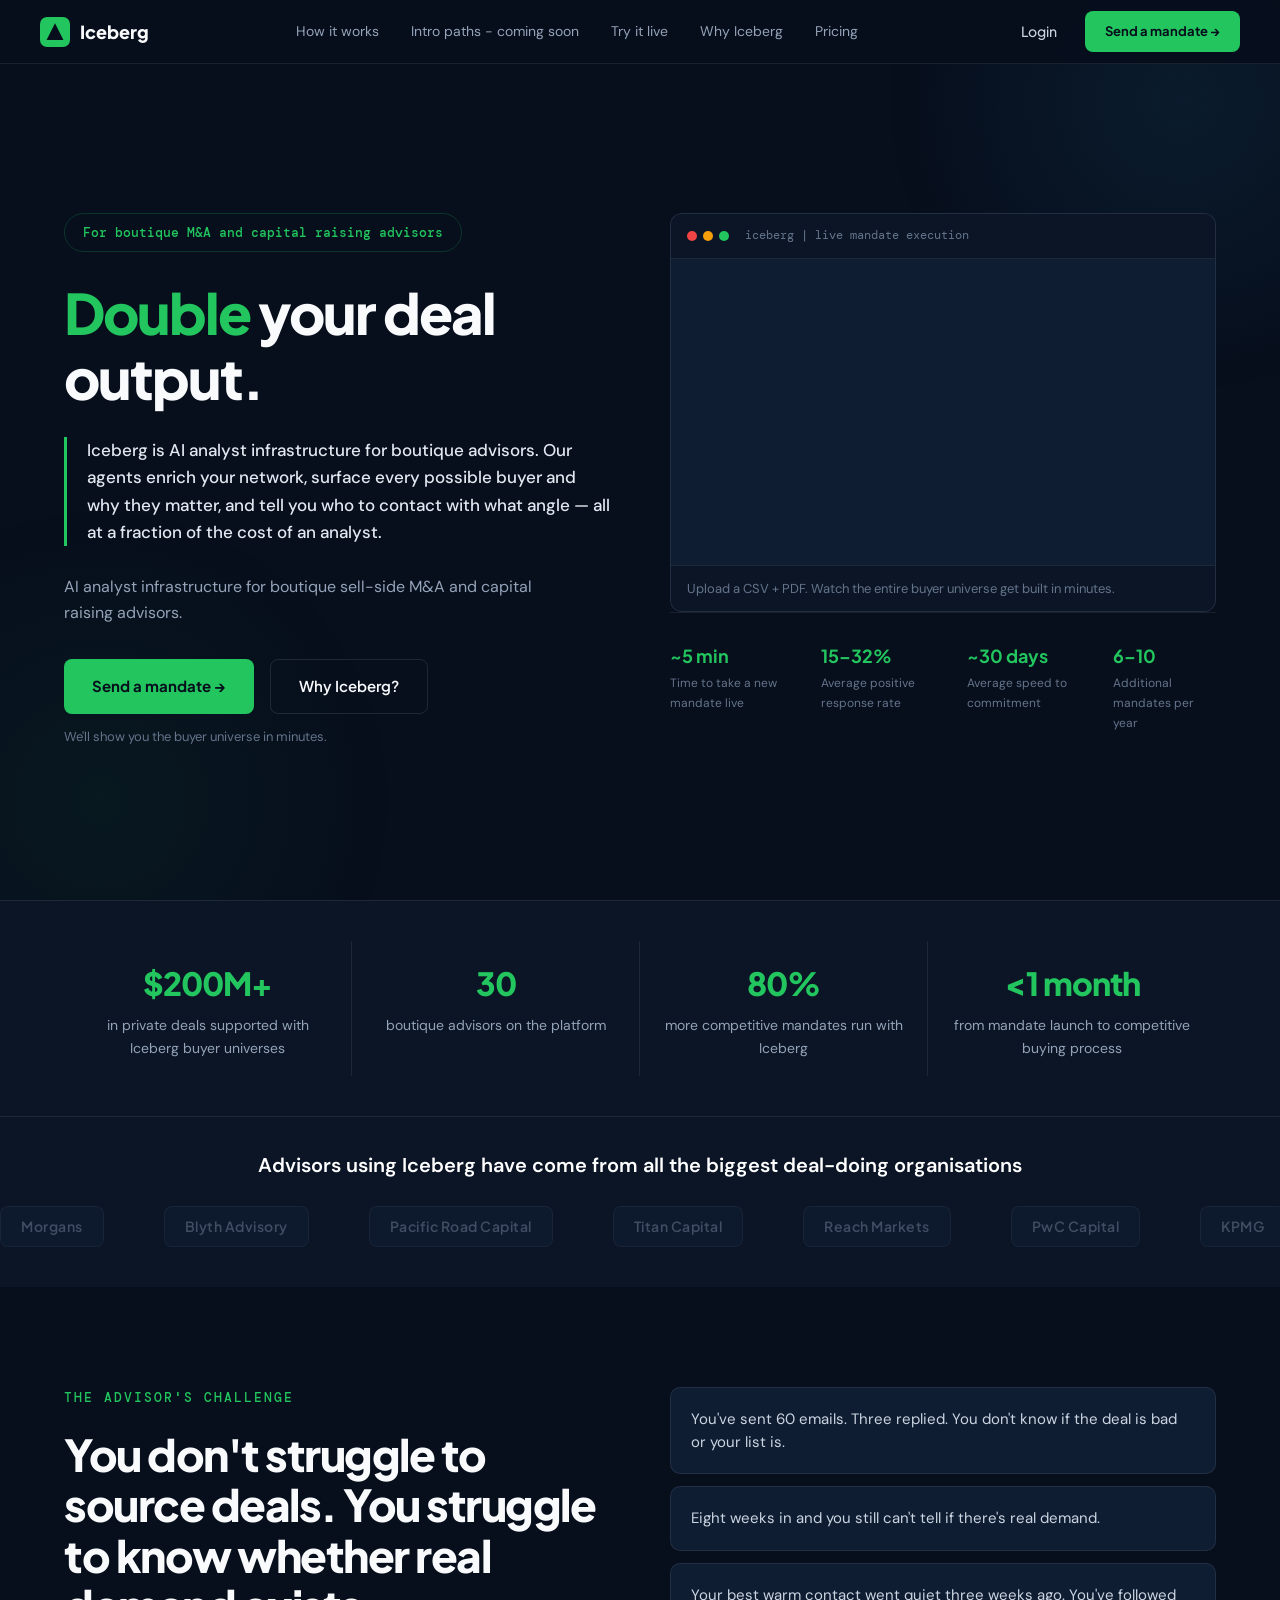
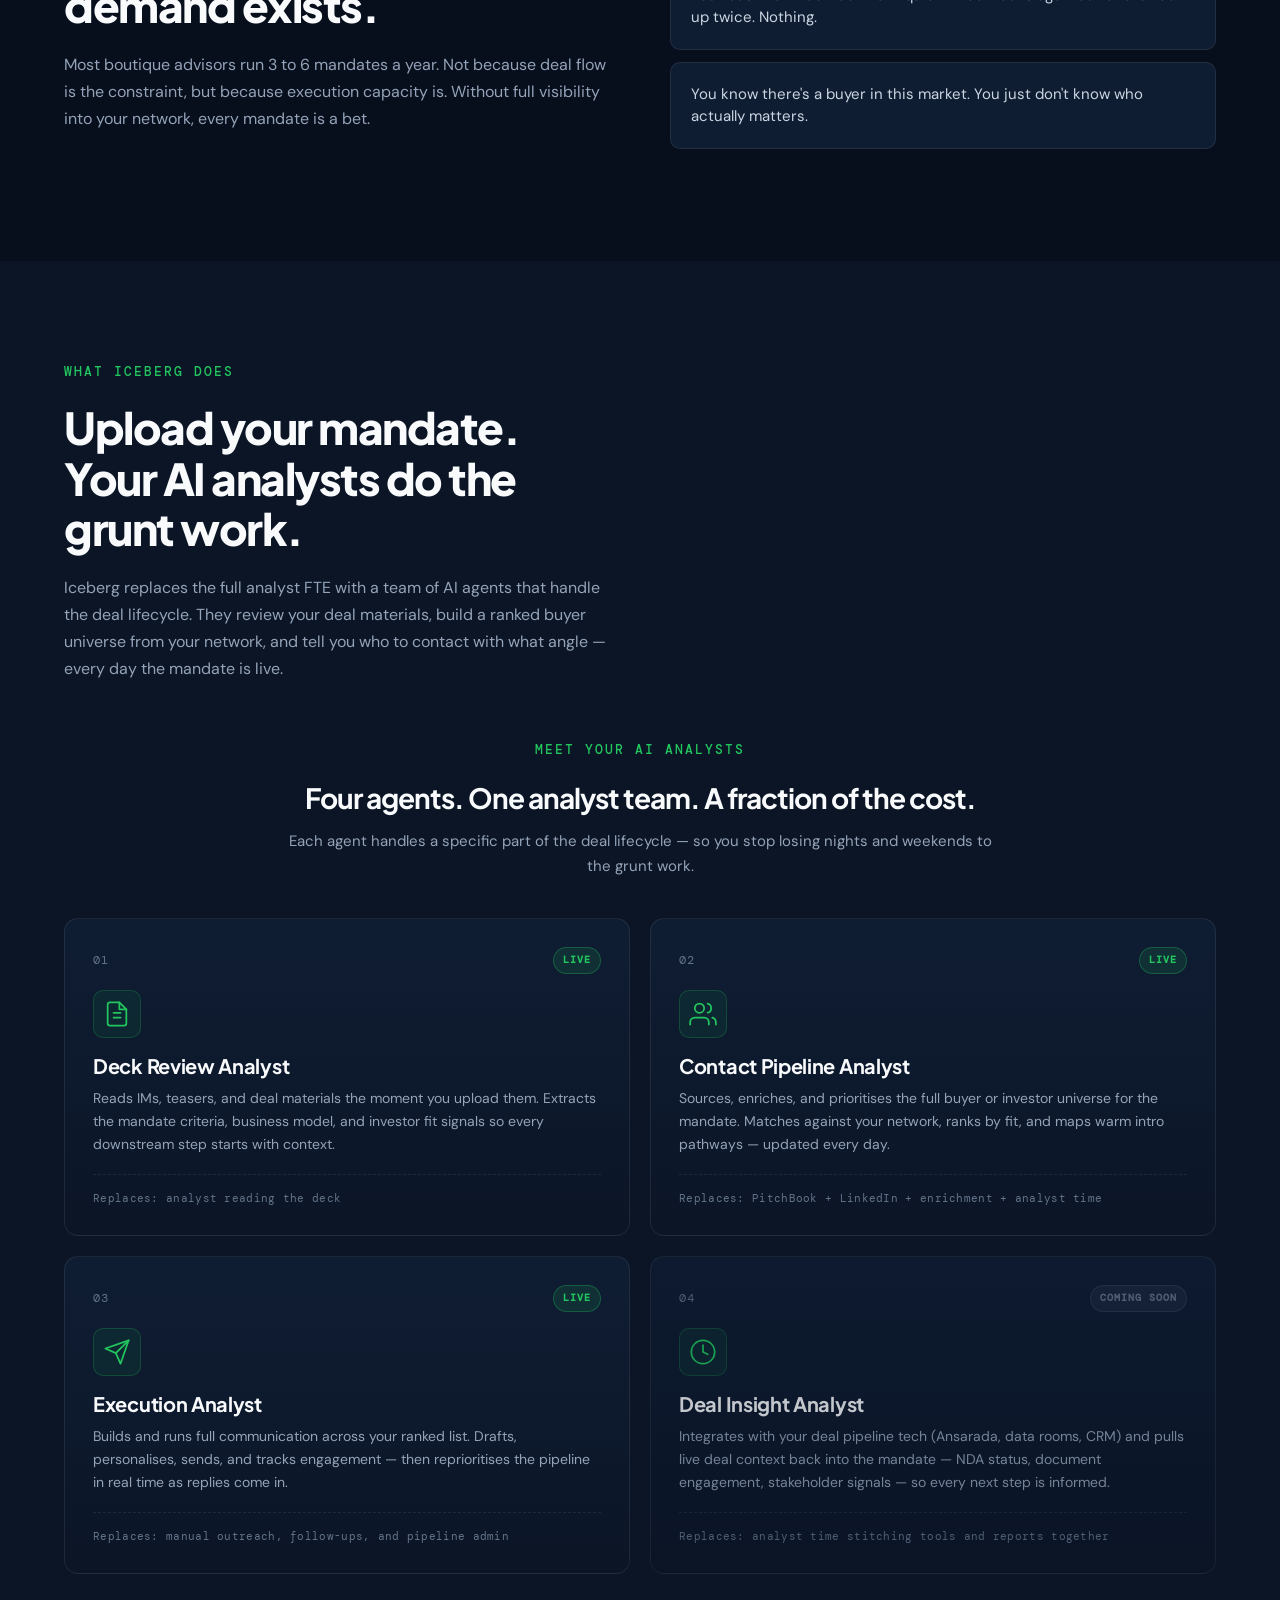
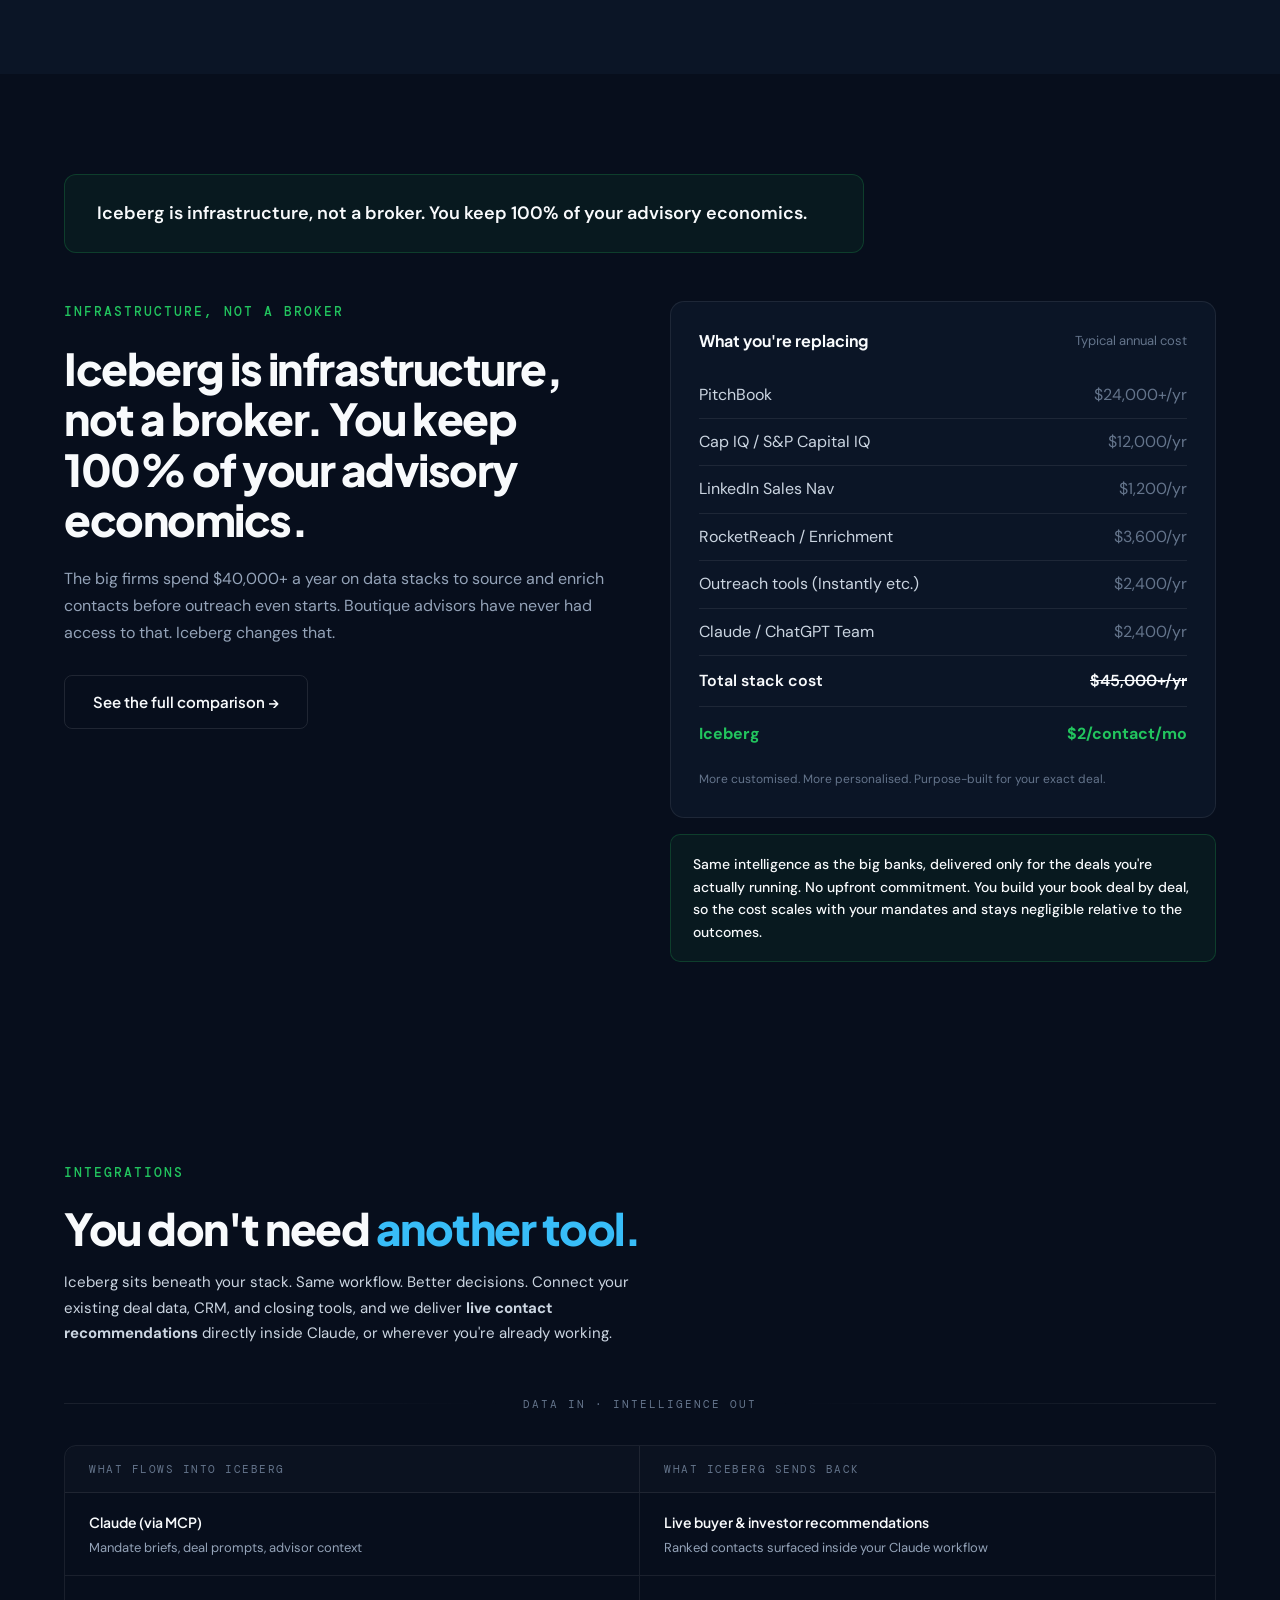
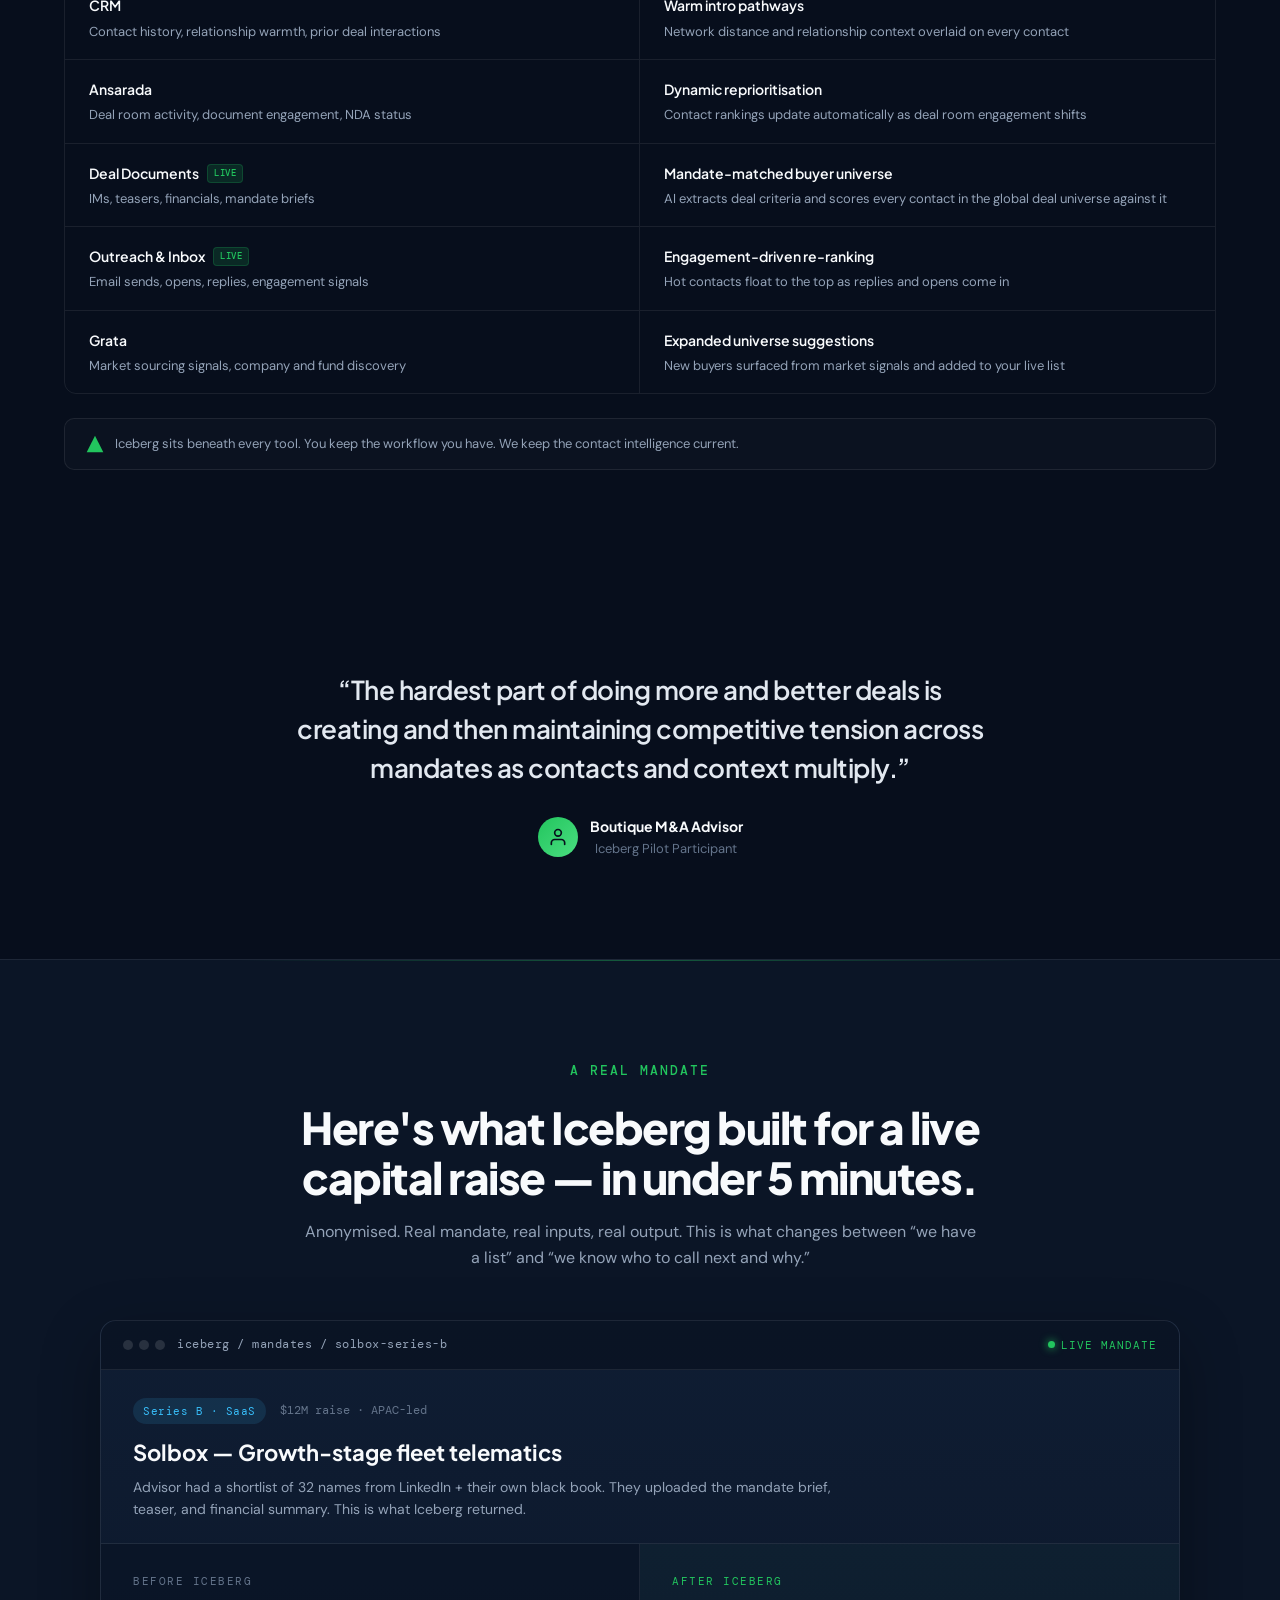
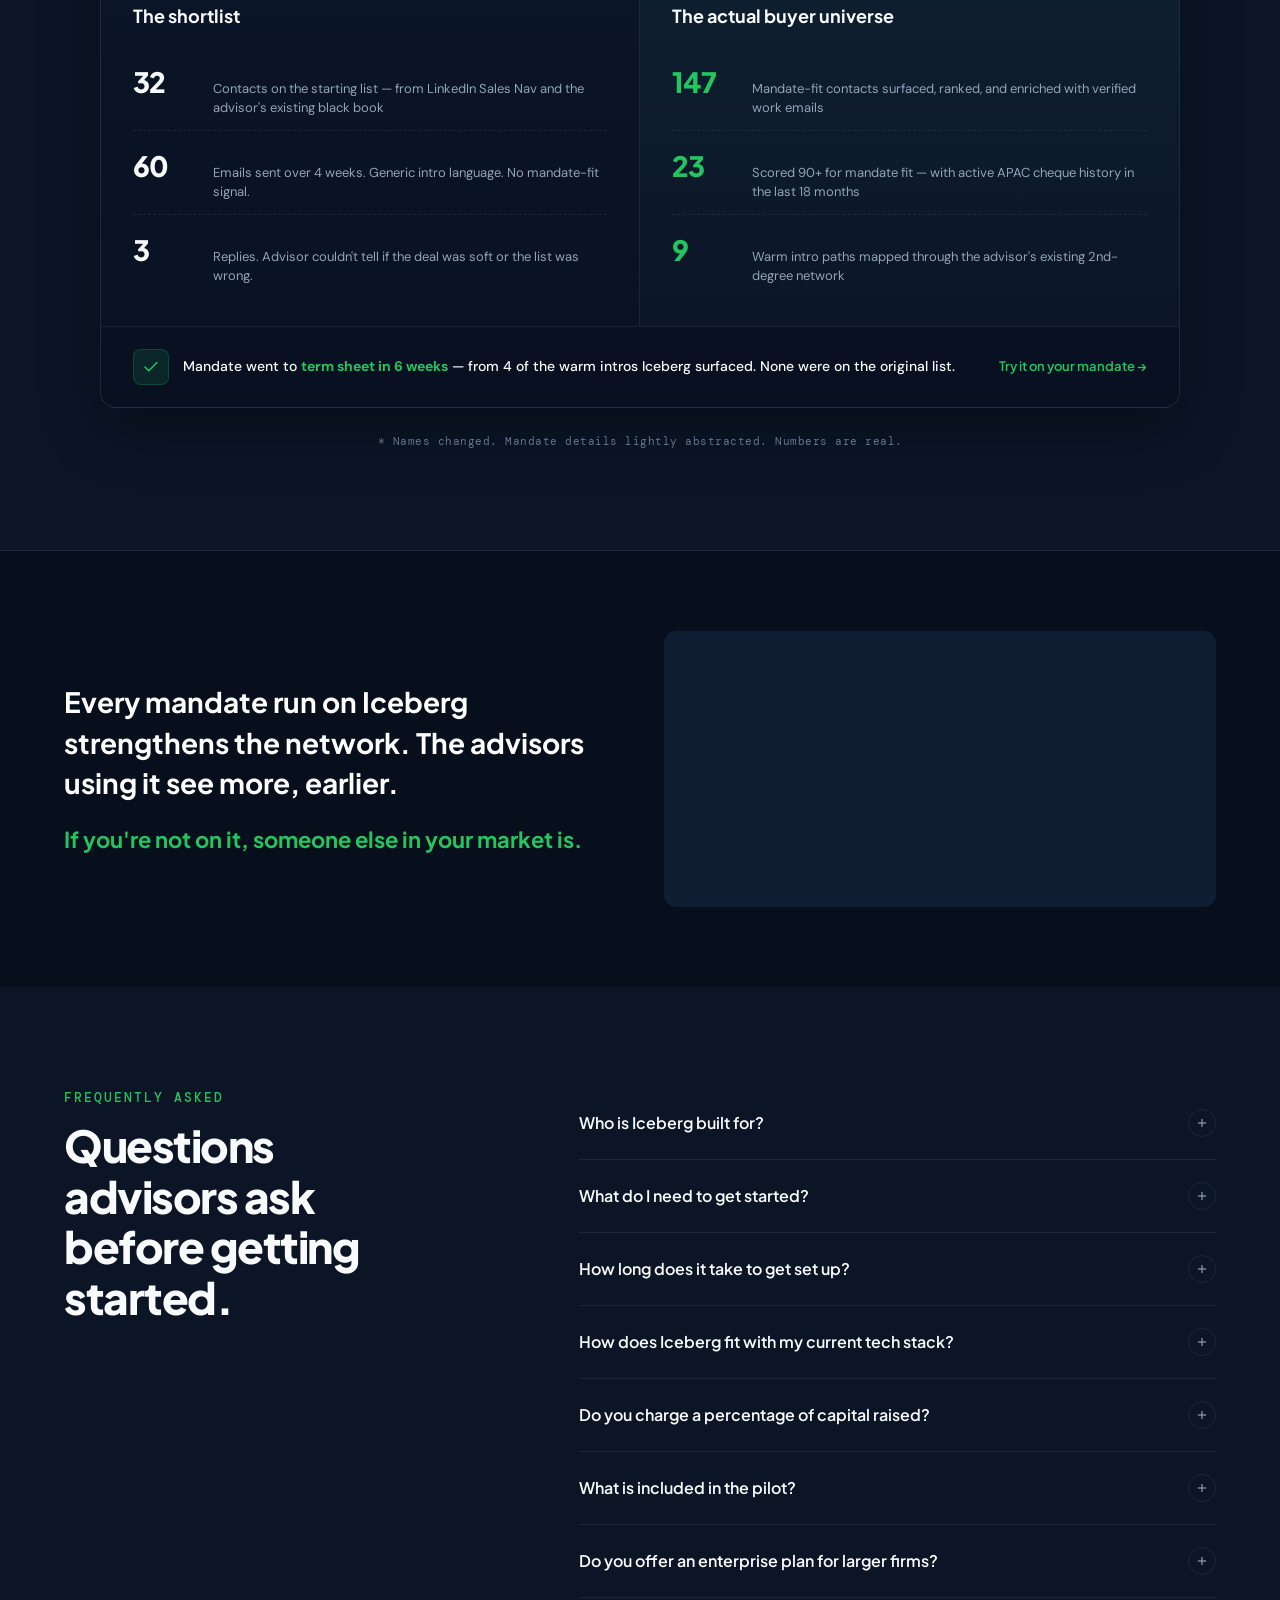
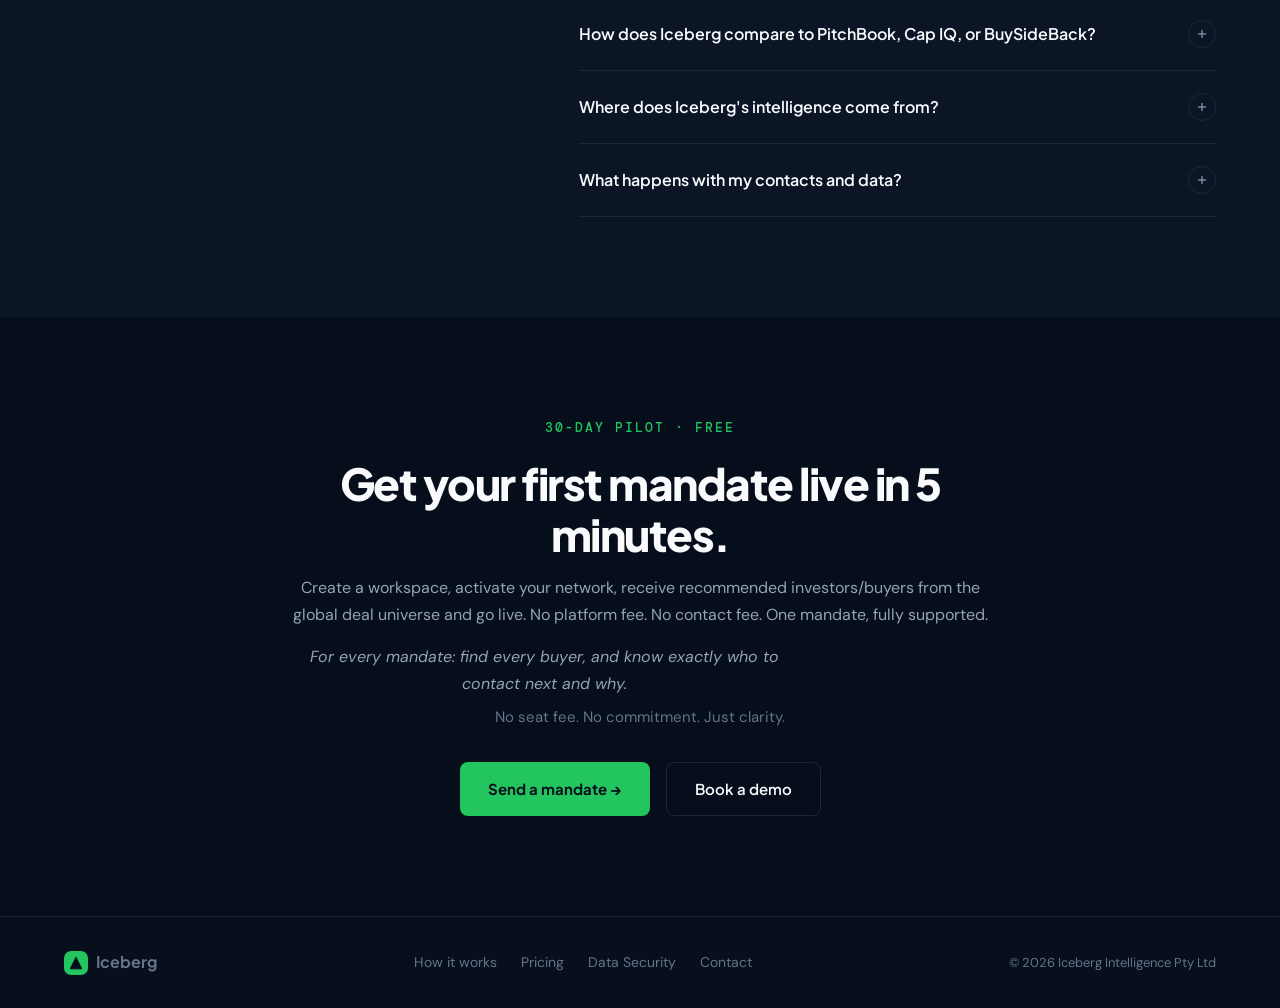
<file: index.html>
<!DOCTYPE html>
<html lang="en">
<head>
<meta charset="UTF-8">
<meta name="viewport" content="width=device-width, initial-scale=1.0">
<title>Iceberg — Sell-Side M&A and Capital Raising · Boutique Advisors</title>
<link rel="preconnect" href="https://fonts.googleapis.com">
<link rel="preconnect" href="https://fonts.gstatic.com" crossorigin>
<link href="https://fonts.googleapis.com/css2?family=Plus+Jakarta+Sans:ital,wght@0,300;0,400;0,500;0,600;0,700;0,800;1,700&family=DM+Sans:wght@300;400;500&family=DM+Mono:wght@400;500&display=swap" rel="stylesheet">
<link rel="stylesheet" href="styles.css">
</head>
<body>

<!-- ========== NAV ========== -->
<nav class="nav" id="nav">
  <div class="nav-inner">
    <a href="index.html" class="nav-logo">
      <div class="nav-logo-icon">
        <svg viewBox="0 0 24 24" fill="none" xmlns="http://www.w3.org/2000/svg">
          <path d="M12 2L2 22h20L12 2z" fill="#070E1C" stroke="#070E1C" stroke-width="1.5"/>
          <path d="M12 8L6 20h12L12 8z" fill="#070E1C"/>
        </svg>
      </div>
      Iceberg
    </a>
    <div class="nav-links">
      <a href="how-it-works.html">How it works</a>
      <a href="intro-paths.html">Intro paths - coming soon</a>
      <a href="try-it-live.html">Try it live</a>
      <a href="why-iceberg.html">Why Iceberg</a>
      <a href="pricing.html">Pricing</a>
    </div>
    <div class="nav-ctas">
      <a href="#" class="btn-ghost">Login</a>
      <a href="try-it-live.html" class="btn-primary">Send a mandate &rarr;</a>
    </div>
    <button class="nav-mobile-toggle" onclick="document.getElementById('nav').classList.toggle('mobile-open')">&#9776;</button>
  </div>
</nav>

<!-- =============================================
     A — ATTENTION: Hero + Social Proof + Trust
     ============================================= -->

<!-- HERO -->
<section class="hero">
  <div class="container">
    <div class="hero-grid">
      <div class="fade-up">
        <div class="hero-eyebrow">For boutique M&amp;A and capital raising advisors</div>
        <h1><span class="green">Double</span> your deal output.</h1>
        <div class="hero-brutal">Iceberg is AI analyst infrastructure for boutique advisors. Our agents enrich your network, surface every possible buyer and why they matter, and tell you who to contact with what angle &mdash; all at a fraction of the cost of an analyst.</div>
        <p class="hero-sub">AI analyst infrastructure for boutique sell-side M&amp;A and capital raising advisors.</p>
        <div class="hero-ctas">
          <a href="try-it-live.html" class="btn-primary">Send a mandate &rarr;</a>
          <a href="why-iceberg.html" class="btn-secondary">Why Iceberg?</a>
        </div>
        <p class="hero-cta-subtext">We'll show you the buyer universe in minutes.</p>
      </div>
      <div class="fade-up" style="animation-delay:0.2s">
        <div class="hero-video-wrap">
          <div class="hero-video-chrome">
            <div class="hero-video-dots"><span></span><span></span><span></span></div>
            <span class="hero-video-chrome-label">iceberg | live mandate execution</span>
          </div>
          <div class="hero-video-embed">
            <video autoplay muted loop playsinline>
              <source src="https://ik.imagekit.io/2z8yysunx/JRNY/Richard%20Property%20Advisers/Landing%20Page/Iceberg/iceberg%20pitch%20deck%20analysis%20-%20Flossy's%20Fundraising%20(1080p,%20h264).mp4" type="video/mp4">
            </video>
          </div>
          <div class="hero-video-caption">Upload a CSV + PDF. Watch the entire buyer universe get built in minutes.</div>
        </div>
        <div class="hero-stats">
          <div>
            <div class="hero-stat-value">~5 min</div>
            <div class="hero-stat-label">Time to take a new mandate live</div>
          </div>
          <div>
            <div class="hero-stat-value">15&ndash;32%</div>
            <div class="hero-stat-label">Average positive response rate</div>
          </div>
          <div>
            <div class="hero-stat-value">~30 days</div>
            <div class="hero-stat-label">Average speed to commitment</div>
          </div>
          <div>
            <div class="hero-stat-value">6&ndash;10</div>
            <div class="hero-stat-label">Additional mandates per year</div>
          </div>
        </div>
      </div>
    </div>
  </div>
</section>

<!-- SOCIAL PROOF -->
<section class="social-proof">
  <div class="container">
    <div class="social-proof-grid fade-up">
      <div class="social-proof-item">
        <div class="social-proof-value">$200M+</div>
        <div class="social-proof-label">in private deals supported with Iceberg buyer universes</div>
      </div>
      <div class="social-proof-item">
        <div class="social-proof-value">30</div>
        <div class="social-proof-label">boutique advisors on the platform</div>
      </div>
      <div class="social-proof-item">
        <div class="social-proof-value">80%</div>
        <div class="social-proof-label">more competitive mandates run with Iceberg</div>
      </div>
      <div class="social-proof-item">
        <div class="social-proof-value">&lt;1 month</div>
        <div class="social-proof-label">from mandate launch to competitive buying process</div>
      </div>
    </div>
  </div>
</section>

<!-- TRUST STRIP -->
<section class="trust-strip">
  <div class="trust-strip-label">Advisors using Iceberg have come from all the biggest deal-doing organisations</div>
  <div class="trust-strip-track">
    <span class="trust-logo-placeholder">Morgans</span><span class="trust-logo-placeholder">Blyth Advisory</span><span class="trust-logo-placeholder">Pacific Road Capital</span><span class="trust-logo-placeholder">Titan Capital</span><span class="trust-logo-placeholder">Reach Markets</span><span class="trust-logo-placeholder">PwC Capital</span><span class="trust-logo-placeholder">KPMG</span><span class="trust-logo-placeholder">Macquarie</span>
    <span class="trust-logo-placeholder">Morgans</span><span class="trust-logo-placeholder">Blyth Advisory</span><span class="trust-logo-placeholder">Pacific Road Capital</span><span class="trust-logo-placeholder">Titan Capital</span><span class="trust-logo-placeholder">Reach Markets</span><span class="trust-logo-placeholder">PwC Capital</span><span class="trust-logo-placeholder">KPMG</span><span class="trust-logo-placeholder">Macquarie</span>
  </div>
</section>

<!-- =============================================
     I — INTEREST: The Problem + What Iceberg Does
     ============================================= -->

<!-- THE ADVISOR'S CHALLENGE -->
<section class="aida-section" style="background:var(--bg-base);">
  <div class="container">
    <div class="aida-two-col">
      <div class="fade-up">
        <div class="section-label">THE ADVISOR'S CHALLENGE</div>
        <h2>You don't struggle to source deals. You struggle to know whether <span class="green">real demand</span> exists.</h2>
        <p class="aida-body" style="margin-top:20px;">Most boutique advisors run 3 to 6 mandates a year. Not because deal flow is the constraint, but because execution capacity is. Without full visibility into your network, every mandate is a bet.</p>
      </div>
      <div class="fade-up">
        <div class="challenge-card">
          <p>You've sent 60 emails. Three replied. You don't know if the deal is bad or your list is.</p>
        </div>
        <div class="challenge-card">
          <p>Eight weeks in and you still can't tell if there's real demand.</p>
        </div>
        <div class="challenge-card">
          <p>Your best warm contact went quiet three weeks ago. You've followed up twice. Nothing.</p>
        </div>
        <div class="challenge-card">
          <p>You know there's a buyer in this market. You just don't know who actually matters.</p>
        </div>
      </div>
    </div>
  </div>
</section>

<!-- WHAT ICEBERG DOES -->
<section class="aida-section" style="background:var(--bg-800);">
  <div class="container">
    <div class="aida-two-col fade-up" style="align-items:center;">
      <div>
        <div class="section-label">WHAT ICEBERG DOES</div>
        <h2>Upload your mandate. Your <span class="green">AI analysts</span> do the grunt work.</h2>
        <p class="aida-body" style="margin-top:20px;">Iceberg replaces the full analyst FTE with a team of AI agents that handle the deal lifecycle. They review your deal materials, build a ranked buyer universe from your network, and tell you who to contact with what angle &mdash; every day the mandate is live.</p>
      </div>
      <div class="how-split-video">
        <video autoplay muted loop playsinline>
          <source src="https://ik.imagekit.io/2z8yysunx/JRNY/Richard%20Property%20Advisers/Landing%20Page/Iceberg/videoplayback.mp4" type="video/mp4">
        </video>
      </div>
    </div>
    <div class="agents-intro fade-up" style="margin-top:56px;text-align:center;max-width:720px;margin-left:auto;margin-right:auto;">
      <div class="section-label" style="text-align:center;">MEET YOUR AI ANALYSTS</div>
      <h3 style="margin-top:10px;font-size:28px;color:var(--text-white);line-height:1.25;">Four agents. One analyst team. <span class="green">A fraction of the cost.</span></h3>
      <p style="margin-top:14px;color:var(--text-300);font-size:15px;line-height:1.65;">Each agent handles a specific part of the deal lifecycle &mdash; so you stop losing nights and weekends to the grunt work.</p>
    </div>
    <div class="agent-grid fade-up" style="margin-top:40px;">

      <div class="agent-card">
        <div class="agent-card-header">
          <div class="agent-card-num">01</div>
          <div class="agent-card-status agent-card-status-live">LIVE</div>
        </div>
        <div class="agent-card-icon"><svg width="28" height="28" viewBox="0 0 24 24" fill="none" stroke="var(--green)" stroke-width="1.5" stroke-linecap="round" stroke-linejoin="round"><path d="M14 2H6a2 2 0 0 0-2 2v16a2 2 0 0 0 2 2h12a2 2 0 0 0 2-2V8z"/><polyline points="14 2 14 8 20 8"/><line x1="9" y1="15" x2="15" y2="15"/><line x1="9" y1="11" x2="15" y2="11"/></svg></div>
        <h4>Deck Review Analyst</h4>
        <p>Reads IMs, teasers, and deal materials the moment you upload them. Extracts the mandate criteria, business model, and investor fit signals so every downstream step starts with context.</p>
        <div class="agent-card-replaces">Replaces: analyst reading the deck</div>
      </div>

      <div class="agent-card">
        <div class="agent-card-header">
          <div class="agent-card-num">02</div>
          <div class="agent-card-status agent-card-status-live">LIVE</div>
        </div>
        <div class="agent-card-icon"><svg width="28" height="28" viewBox="0 0 24 24" fill="none" stroke="var(--green)" stroke-width="1.5" stroke-linecap="round" stroke-linejoin="round"><path d="M17 21v-2a4 4 0 0 0-4-4H5a4 4 0 0 0-4 4v2"/><circle cx="9" cy="7" r="4"/><path d="M23 21v-2a4 4 0 0 0-3-3.87"/><path d="M16 3.13a4 4 0 0 1 0 7.75"/></svg></div>
        <h4>Contact Pipeline Analyst</h4>
        <p>Sources, enriches, and prioritises the full buyer or investor universe for the mandate. Matches against your network, ranks by fit, and maps warm intro pathways &mdash; updated every day.</p>
        <div class="agent-card-replaces">Replaces: PitchBook + LinkedIn + enrichment + analyst time</div>
      </div>

      <div class="agent-card">
        <div class="agent-card-header">
          <div class="agent-card-num">03</div>
          <div class="agent-card-status agent-card-status-live">LIVE</div>
        </div>
        <div class="agent-card-icon"><svg width="28" height="28" viewBox="0 0 24 24" fill="none" stroke="var(--green)" stroke-width="1.5" stroke-linecap="round" stroke-linejoin="round"><path d="M22 2 11 13"/><path d="M22 2l-7 20-4-9-9-4 20-7z"/></svg></div>
        <h4>Execution Analyst</h4>
        <p>Builds and runs full communication across your ranked list. Drafts, personalises, sends, and tracks engagement &mdash; then reprioritises the pipeline in real time as replies come in.</p>
        <div class="agent-card-replaces">Replaces: manual outreach, follow-ups, and pipeline admin</div>
      </div>

      <div class="agent-card agent-card-soon">
        <div class="agent-card-header">
          <div class="agent-card-num">04</div>
          <div class="agent-card-status agent-card-status-soon">COMING SOON</div>
        </div>
        <div class="agent-card-icon"><svg width="28" height="28" viewBox="0 0 24 24" fill="none" stroke="var(--green)" stroke-width="1.5" stroke-linecap="round" stroke-linejoin="round"><circle cx="12" cy="12" r="10"/><polyline points="12 6 12 12 16 14"/></svg></div>
        <h4>Deal Insight Analyst</h4>
        <p>Integrates with your deal pipeline tech (Ansarada, data rooms, CRM) and pulls live deal context back into the mandate &mdash; NDA status, document engagement, stakeholder signals &mdash; so every next step is informed.</p>
        <div class="agent-card-replaces">Replaces: analyst time stitching tools and reports together</div>
      </div>

    </div>
  </div>
</section>

<!-- INFRASTRUCTURE, NOT A BROKER -->
<section class="aida-section" style="background:var(--bg-base);">
  <div class="container">
    <div class="infra-callout fade-up" style="margin-bottom:48px;padding:24px 32px;background:rgba(34,197,94,0.06);border:1px solid var(--border-green);border-radius:12px;max-width:800px;">
      <p style="color:var(--text-white);font-size:18px;font-weight:600;margin:0;line-height:1.6;">Iceberg is infrastructure, not a broker. You keep 100% of your advisory economics.</p>
    </div>
    <div class="aida-two-col">
      <div class="fade-up">
        <div class="section-label">INFRASTRUCTURE, NOT A BROKER</div>
        <h2>Iceberg is <span class="green">infrastructure</span>, not a broker. You keep <span class="green">100%</span> of your advisory economics.</h2>
        <p class="aida-body" style="margin-top:20px;">The big firms spend $40,000+ a year on data stacks to source and enrich contacts before outreach even starts. Boutique advisors have never had access to that. Iceberg changes that.</p>
        <div style="margin-top:28px;">
          <a href="why-iceberg.html" class="btn-secondary">See the full comparison &rarr;</a>
        </div>
      </div>
      <div class="fade-up">
        <div class="pricing-compare-table" style="background:var(--bg-800);border:1px solid var(--border);border-radius:14px;padding:28px;width:100%;">
          <div style="display:flex;justify-content:space-between;align-items:center;margin-bottom:20px;">
            <h4 style="margin:0;font-size:16px;color:var(--text-white);">What you're replacing</h4>
            <span style="font-size:13px;color:var(--text-400);">Typical annual cost</span>
          </div>
          <div class="compare-row" style="display:flex;justify-content:space-between;padding:10px 0;border-bottom:1px solid var(--border);">
            <span style="color:var(--text-200);">PitchBook</span>
            <span style="color:var(--text-400);">$24,000+/yr</span>
          </div>
          <div class="compare-row" style="display:flex;justify-content:space-between;padding:10px 0;border-bottom:1px solid var(--border);">
            <span style="color:var(--text-200);">Cap IQ / S&amp;P Capital IQ</span>
            <span style="color:var(--text-400);">$12,000/yr</span>
          </div>
          <div class="compare-row" style="display:flex;justify-content:space-between;padding:10px 0;border-bottom:1px solid var(--border);">
            <span style="color:var(--text-200);">LinkedIn Sales Nav</span>
            <span style="color:var(--text-400);">$1,200/yr</span>
          </div>
          <div class="compare-row" style="display:flex;justify-content:space-between;padding:10px 0;border-bottom:1px solid var(--border);">
            <span style="color:var(--text-200);">RocketReach / Enrichment</span>
            <span style="color:var(--text-400);">$3,600/yr</span>
          </div>
          <div class="compare-row" style="display:flex;justify-content:space-between;padding:10px 0;border-bottom:1px solid var(--border);">
            <span style="color:var(--text-200);">Outreach tools (Instantly etc.)</span>
            <span style="color:var(--text-400);">$2,400/yr</span>
          </div>
          <div class="compare-row" style="display:flex;justify-content:space-between;padding:10px 0;border-bottom:1px solid var(--border);">
            <span style="color:var(--text-200);">Claude / ChatGPT Team</span>
            <span style="color:var(--text-400);">$2,400/yr</span>
          </div>
          <div class="compare-row" style="display:flex;justify-content:space-between;padding:12px 0;border-bottom:1px solid var(--border);">
            <span style="color:var(--text-white);font-weight:600;">Total stack cost</span>
            <span style="color:var(--text-white);font-weight:600;text-decoration:line-through;">$45,000+/yr</span>
          </div>
          <div class="compare-row" style="display:flex;justify-content:space-between;padding:14px 0;align-items:center;">
            <span style="color:var(--green);font-weight:700;font-size:16px;">Iceberg</span>
            <span style="color:var(--green);font-weight:700;font-size:16px;">$2/contact/mo</span>
          </div>
          <p style="color:var(--text-400);font-size:12px;margin-top:8px;margin-bottom:0;">More customised. More personalised. Purpose-built for your exact deal.</p>
        </div>
        <div style="margin-top:16px;padding:18px 22px;background:rgba(34,197,94,0.06);border:1px solid var(--border-green);border-radius:10px;">
          <p style="color:var(--text-white);font-size:14px;font-weight:500;margin:0;line-height:1.6;">Same intelligence as the big banks, delivered only for the deals you're actually running. No upfront commitment. You build your book deal by deal, so the cost scales with your mandates and stays negligible relative to the outcomes.</p>
        </div>
      </div>
    </div>
  </div>
</section>

<!-- ========== INTEGRATIONS ========== -->
<section class="integrations-section">
  <div class="container">
    <div class="integrations-intro fade-up">
      <div class="section-label">INTEGRATIONS</div>
      <h2>You don't need <span>another tool.</span></h2>
      <p>Iceberg sits beneath your stack. Same workflow. Better decisions. Connect your existing deal data, CRM, and closing tools, and we deliver <strong>live contact recommendations</strong> directly inside Claude, or wherever you're already working.</p>
    </div>
    <div class="integrations-divider fade-up">DATA IN &middot; INTELLIGENCE OUT</div>
    <div class="integrations-table fade-up">
      <div class="integrations-col-header">What flows into Iceberg</div>
      <div class="integrations-col-header">What Iceberg sends back</div>

      <div class="integrations-row">
        <div class="integrations-cell">
          <div class="integrations-cell-title">Claude (via MCP)</div>
          <div class="integrations-cell-desc">Mandate briefs, deal prompts, advisor context</div>
        </div>
        <div class="integrations-cell">
          <div class="integrations-cell-output-title">Live buyer &amp; investor recommendations</div>
          <div class="integrations-cell-output-desc">Ranked contacts surfaced inside your Claude workflow</div>
        </div>
      </div>

      <div class="integrations-row">
        <div class="integrations-cell">
          <div class="integrations-cell-title">CRM</div>
          <div class="integrations-cell-desc">Contact history, relationship warmth, prior deal interactions</div>
        </div>
        <div class="integrations-cell">
          <div class="integrations-cell-output-title">Warm intro pathways</div>
          <div class="integrations-cell-output-desc">Network distance and relationship context overlaid on every contact</div>
        </div>
      </div>

      <div class="integrations-row">
        <div class="integrations-cell">
          <div class="integrations-cell-title">Ansarada</div>
          <div class="integrations-cell-desc">Deal room activity, document engagement, NDA status</div>
        </div>
        <div class="integrations-cell">
          <div class="integrations-cell-output-title">Dynamic reprioritisation</div>
          <div class="integrations-cell-output-desc">Contact rankings update automatically as deal room engagement shifts</div>
        </div>
      </div>

      <div class="integrations-row">
        <div class="integrations-cell">
          <div class="integrations-cell-title">Deal Documents <span class="badge-live-sm">Live</span></div>
          <div class="integrations-cell-desc">IMs, teasers, financials, mandate briefs</div>
        </div>
        <div class="integrations-cell">
          <div class="integrations-cell-output-title">Mandate-matched buyer universe</div>
          <div class="integrations-cell-output-desc">AI extracts deal criteria and scores every contact in the global deal universe against it</div>
        </div>
      </div>

      <div class="integrations-row">
        <div class="integrations-cell">
          <div class="integrations-cell-title">Outreach &amp; Inbox <span class="badge-live-sm">Live</span></div>
          <div class="integrations-cell-desc">Email sends, opens, replies, engagement signals</div>
        </div>
        <div class="integrations-cell">
          <div class="integrations-cell-output-title">Engagement-driven re-ranking</div>
          <div class="integrations-cell-output-desc">Hot contacts float to the top as replies and opens come in</div>
        </div>
      </div>

      <div class="integrations-row">
        <div class="integrations-cell">
          <div class="integrations-cell-title">Grata</div>
          <div class="integrations-cell-desc">Market sourcing signals, company and fund discovery</div>
        </div>
        <div class="integrations-cell">
          <div class="integrations-cell-output-title">Expanded universe suggestions</div>
          <div class="integrations-cell-output-desc">New buyers surfaced from market signals and added to your live list</div>
        </div>
      </div>
    </div>

    <div class="integrations-footer fade-up">
      <svg width="20" height="20" viewBox="0 0 24 24" fill="var(--green)" stroke="none"><polygon points="12,2 2,22 22,22"/></svg>
      <span>Iceberg sits beneath every tool. You keep the workflow you have. We keep the contact intelligence current.</span>
    </div>
  </div>
</section>

<!-- TESTIMONIAL / QUOTE -->
<section class="aida-section" style="background:var(--bg-base);">
  <div class="container">
    <div class="testimonial-block fade-up">
      <div class="testimonial-quote">&ldquo;The hardest part of doing more and better deals is creating and then maintaining competitive tension across mandates as contacts and context multiply.&rdquo;</div>
      <div class="testimonial-meta">
        <div class="testimonial-avatar"><svg width="20" height="20" viewBox="0 0 24 24" fill="none" stroke="var(--bg-base)" stroke-width="2" stroke-linecap="round" stroke-linejoin="round"><path d="M20 21v-2a4 4 0 0 0-4-4H8a4 4 0 0 0-4 4v2"/><circle cx="12" cy="7" r="4"/></svg></div>
        <div>
          <div class="testimonial-name">Boutique M&amp;A Advisor</div>
          <div class="testimonial-role">Iceberg Pilot Participant</div>
        </div>
      </div>
    </div>
  </div>
</section>

<!-- REAL MANDATE PROOF -->
<section class="proof-section">
  <div class="container">
    <div class="proof-intro fade-up">
      <div class="section-label" style="text-align:center;">A REAL MANDATE</div>
      <h2>Here's what Iceberg built for a <span class="green">live capital raise</span> &mdash; in under 5 minutes.</h2>
      <p>Anonymised. Real mandate, real inputs, real output. This is what changes between &ldquo;we have a list&rdquo; and &ldquo;we know who to call next and why.&rdquo;</p>
    </div>

    <div class="proof-card fade-up">
      <div class="proof-card-chrome">
        <div class="proof-card-chrome-left">
          <div class="proof-card-chrome-dots"><span></span><span></span><span></span></div>
          <span class="proof-card-chrome-label">iceberg / mandates / solbox-series-b</span>
        </div>
        <div class="proof-card-live">
          <span class="proof-card-live-dot"></span>
          <span>LIVE MANDATE</span>
        </div>
      </div>

      <div class="proof-card-header">
        <div class="proof-card-mandate">
          <span class="proof-card-mandate-tag">Series B &middot; SaaS</span>
          <span class="proof-card-mandate-size">$12M raise &middot; APAC-led</span>
        </div>
        <div class="proof-card-mandate-name">Solbox &mdash; Growth-stage fleet telematics</div>
        <div class="proof-card-mandate-desc">Advisor had a shortlist of 32 names from LinkedIn + their own black book. They uploaded the mandate brief, teaser, and financial summary. This is what Iceberg returned.</div>
      </div>

      <div class="proof-card-body">
        <div class="proof-card-col proof-card-col-before">
          <div class="proof-card-col-label">Before Iceberg</div>
          <h4>The shortlist</h4>
          <div class="proof-card-stat-row">
            <span class="proof-card-stat-num">32</span>
            <span class="proof-card-stat-text">Contacts on the starting list &mdash; from LinkedIn Sales Nav and the advisor's existing black book</span>
          </div>
          <div class="proof-card-stat-row">
            <span class="proof-card-stat-num">60</span>
            <span class="proof-card-stat-text">Emails sent over 4 weeks. Generic intro language. No mandate-fit signal.</span>
          </div>
          <div class="proof-card-stat-row">
            <span class="proof-card-stat-num">3</span>
            <span class="proof-card-stat-text">Replies. Advisor couldn't tell if the deal was soft or the list was wrong.</span>
          </div>
        </div>

        <div class="proof-card-col proof-card-col-after">
          <div class="proof-card-col-label">After Iceberg</div>
          <h4>The actual buyer universe</h4>
          <div class="proof-card-stat-row">
            <span class="proof-card-stat-num">147</span>
            <span class="proof-card-stat-text">Mandate-fit contacts surfaced, ranked, and enriched with verified work emails</span>
          </div>
          <div class="proof-card-stat-row">
            <span class="proof-card-stat-num">23</span>
            <span class="proof-card-stat-text">Scored 90+ for mandate fit &mdash; with active APAC cheque history in the last 18 months</span>
          </div>
          <div class="proof-card-stat-row">
            <span class="proof-card-stat-num">9</span>
            <span class="proof-card-stat-text">Warm intro paths mapped through the advisor's existing 2nd-degree network</span>
          </div>
        </div>
      </div>

      <div class="proof-card-footer">
        <div class="proof-card-outcome">
          <div class="proof-card-outcome-icon">
            <svg width="18" height="18" viewBox="0 0 24 24" fill="none" stroke="var(--green)" stroke-width="2" stroke-linecap="round" stroke-linejoin="round"><polyline points="20 6 9 17 4 12"></polyline></svg>
          </div>
          <div class="proof-card-outcome-text">Mandate went to <strong>term sheet in 6 weeks</strong> &mdash; from 4 of the warm intros Iceberg surfaced. None were on the original list.</div>
        </div>
        <a href="try-it-live.html" class="proof-card-cta">Try it on your mandate &rarr;</a>
      </div>
    </div>

    <div class="proof-disclaimer fade-up">* Names changed. Mandate details lightly abstracted. Numbers are real.</div>
  </div>
</section>

<!-- =============================================
     A — ACTION: Pilot CTA
     ============================================= -->

<!-- FOMO LINE -->
<section class="fomo-split" style="background:var(--bg-base);">
  <div class="container">
    <div class="fomo-split-grid fade-up">
      <div class="fomo-split-text">
        <p class="fomo-split-main">Every mandate run on Iceberg strengthens the network. The advisors using it see more, earlier.</p>
        <p class="fomo-split-highlight">If you're not on it, someone else in your market is.</p>
      </div>
      <div class="fomo-split-video">
        <video autoplay muted loop playsinline>
          <source src="https://ik.imagekit.io/2z8yysunx/JRNY/Richard%20Property%20Advisers/Landing%20Page/Iceberg/send%20investor%20message%20gmail%201.mp4" type="video/mp4">
        </video>
      </div>
    </div>
  </div>
</section>

<!-- FAQ -->
<section class="faq-section aida-section" style="background:var(--bg-800);">
  <div class="container">
    <div class="faq-split fade-up">
      <div class="faq-split-left">
        <div class="section-label">FREQUENTLY ASKED</div>
        <h2>Questions advisors ask before getting started.</h2>
      </div>
      <div class="faq-split-right">
      <div class="faq-item">
        <div class="faq-question">
          <h4>Who is Iceberg built for?</h4>
          <div class="faq-icon"><svg viewBox="0 0 24 24"><line x1="12" y1="5" x2="12" y2="19"/><line x1="5" y1="12" x2="19" y2="12"/></svg></div>
        </div>
        <div class="faq-answer">
          <p>Boutique capital raising advisers, independent M&amp;A advisers, placement agents running multiple live mandates, advisers who treat their network as a long-term asset, and operators who value confidence, discretion, and outcomes.</p>
        </div>
      </div>
      <div class="faq-item">
        <div class="faq-question">
          <h4>What do I need to get started?</h4>
          <div class="faq-icon"><svg viewBox="0 0 24 24"><line x1="12" y1="5" x2="12" y2="19"/><line x1="5" y1="12" x2="19" y2="12"/></svg></div>
        </div>
        <div class="faq-answer">
          <p>All you need is a signed mandate and investor pitch materials from a founder ready to go live.</p>
        </div>
      </div>
      <div class="faq-item">
        <div class="faq-question">
          <h4>How long does it take to get set up?</h4>
          <div class="faq-icon"><svg viewBox="0 0 24 24"><line x1="12" y1="5" x2="12" y2="19"/><line x1="5" y1="12" x2="19" y2="12"/></svg></div>
        </div>
        <div class="faq-answer">
          <p>We can have a workspace for you and your mandate live for execution within 5 minutes.</p>
        </div>
      </div>
      <div class="faq-item">
        <div class="faq-question">
          <h4>How does Iceberg fit with my current tech stack?</h4>
          <div class="faq-icon"><svg viewBox="0 0 24 24"><line x1="12" y1="5" x2="12" y2="19"/><line x1="5" y1="12" x2="19" y2="12"/></svg></div>
        </div>
        <div class="faq-answer">
          <p>Iceberg sits alongside your existing tools as a deal execution layer. Your CRM, email, and finance tools stay as systems of record. We integrate with Gmail or Outlook, pull in existing contacts for continuous reprioritisation, and run deal-specific workflows without requiring you to rebuild your stack.</p>
        </div>
      </div>
      <div class="faq-item">
        <div class="faq-question">
          <h4>Do you charge a percentage of capital raised?</h4>
          <div class="faq-icon"><svg viewBox="0 0 24 24"><line x1="12" y1="5" x2="12" y2="19"/><line x1="5" y1="12" x2="19" y2="12"/></svg></div>
        </div>
        <div class="faq-answer">
          <p>No. Pricing is subscription-based on capital raising throughput rather than performance fees. You keep 100% of your advisory economics.</p>
        </div>
      </div>
      <div class="faq-item">
        <div class="faq-question">
          <h4>What is included in the pilot?</h4>
          <div class="faq-icon"><svg viewBox="0 0 24 24"><line x1="12" y1="5" x2="12" y2="19"/><line x1="5" y1="12" x2="19" y2="12"/></svg></div>
        </div>
        <div class="faq-answer">
          <p>The 30-day pilot includes one live mandate with full platform access, investor targeting recommendations, contact intelligence, outreach tracking, and no platform fees. You'll receive 120 free contacts and connect your Gmail and calendar.</p>
        </div>
      </div>
      <div class="faq-item">
        <div class="faq-question">
          <h4>Do you offer an enterprise plan for larger firms?</h4>
          <div class="faq-icon"><svg viewBox="0 0 24 24"><line x1="12" y1="5" x2="12" y2="19"/><line x1="5" y1="12" x2="19" y2="12"/></svg></div>
        </div>
        <div class="faq-answer">
          <p>Yes. If your firm has a large contact database, multiple seats, or concurrent mandates, our Enterprise plan lets you cancel your PitchBook, Cap IQ, BuySideBack, and enrichment tool subscriptions and replace them all with Iceberg. Bulk contact packages, multi-seat access with shared network graphs, and dedicated onboarding. <a href="pricing.html" style="color:var(--green);">See Enterprise pricing &rarr;</a></p>
        </div>
      </div>
      <div class="faq-item">
        <div class="faq-question">
          <h4>How does Iceberg compare to PitchBook, Cap IQ, or BuySideBack?</h4>
          <div class="faq-icon"><svg viewBox="0 0 24 24"><line x1="12" y1="5" x2="12" y2="19"/><line x1="5" y1="12" x2="19" y2="12"/></svg></div>
        </div>
        <div class="faq-answer">
          <p>Those tools are built for large investment banks and cost $20,000 to $40,000+/year per seat. Iceberg gives boutique advisors the same depth of contact intelligence (investor/buyer identification, enrichment, relationship mapping, and execution tracking) at a price that scales with the deals you're actually running. No upfront commitment, no enterprise contracts.</p>
        </div>
      </div>
      <div class="faq-item">
        <div class="faq-question">
          <h4>Where does Iceberg's intelligence come from?</h4>
          <div class="faq-icon"><svg viewBox="0 0 24 24"><line x1="12" y1="5" x2="12" y2="19"/><line x1="5" y1="12" x2="19" y2="12"/></svg></div>
        </div>
        <div class="faq-answer">
          <p>Our reasoning layer processes engagement behaviour, relationship strength, mandate fit, check sizes, and investment focus data. Recommendations come from the global deal universe, continuously reprioritised, not static lists.</p>
        </div>
      </div>
      <div class="faq-item">
        <div class="faq-question">
          <h4>What happens with my contacts and data?</h4>
          <div class="faq-icon"><svg viewBox="0 0 24 24"><line x1="12" y1="5" x2="12" y2="19"/><line x1="5" y1="12" x2="19" y2="12"/></svg></div>
        </div>
        <div class="faq-answer">
          <p>Your imported contacts remain private and fully yours. Iceberg-originated contacts strengthen the shared network. Co-developed relationships stay private while Iceberg learns anonymously. If you leave, your imported contacts are frozen and never shared.</p>
        </div>
      </div>
      </div>
    </div>
  </div>
</section>

<!-- PILOT CTA -->
<section class="pilot-cta-full">
  <div class="pilot-cta-full-overlay"></div>
  <div class="container pilot-cta-full-content fade-up">
    <div class="section-label" style="color:var(--green);">30-DAY PILOT &middot; FREE</div>
    <h2>Get your first mandate live in 5 minutes.</h2>
    <p>Create a workspace, activate your network, receive recommended investors/buyers from the global deal universe and go live. No platform fee. No contact fee. One mandate, fully supported.</p>
    <p class="hero-mandate-line" style="margin-top:16px;"><em>For every mandate: find every buyer, and know exactly who to contact next and why.</em></p>
    <p class="clarity">No seat fee. No commitment. Just clarity.</p>
    <div class="pilot-cta-buttons">
      <a href="try-it-live.html" class="btn-primary">Send a mandate &rarr;</a>
      <a href="try-it-live.html" class="btn-secondary">Book a demo</a>
    </div>
  </div>
</section>

<!-- ========== FOOTER ========== -->
<footer class="footer">
  <div class="container">
    <div class="footer-inner">
      <div class="footer-logo">
        <div class="nav-logo-icon">
          <svg viewBox="0 0 24 24" fill="none" xmlns="http://www.w3.org/2000/svg">
            <path d="M12 2L2 22h20L12 2z" fill="#070E1C" stroke="#070E1C" stroke-width="1.5"/>
            <path d="M12 8L6 20h12L12 8z" fill="#070E1C"/>
          </svg>
        </div>
        Iceberg
      </div>
      <div class="footer-links">
        <a href="how-it-works.html">How it works</a>
        <a href="pricing.html">Pricing</a>
        <a href="#">Data Security</a>
        <a href="#">Contact</a>
      </div>
      <div class="footer-copy">&copy; 2026 Iceberg Intelligence Pty Ltd</div>
    </div>
  </div>
</footer>

<!-- STICKY MOBILE CTA -->
<div class="sticky-mobile-cta">
  <a href="try-it-live.html" class="btn-primary">Send a mandate &rarr;</a>
</div>

<script src="main.js"></script>
</body>
</html>
</file>
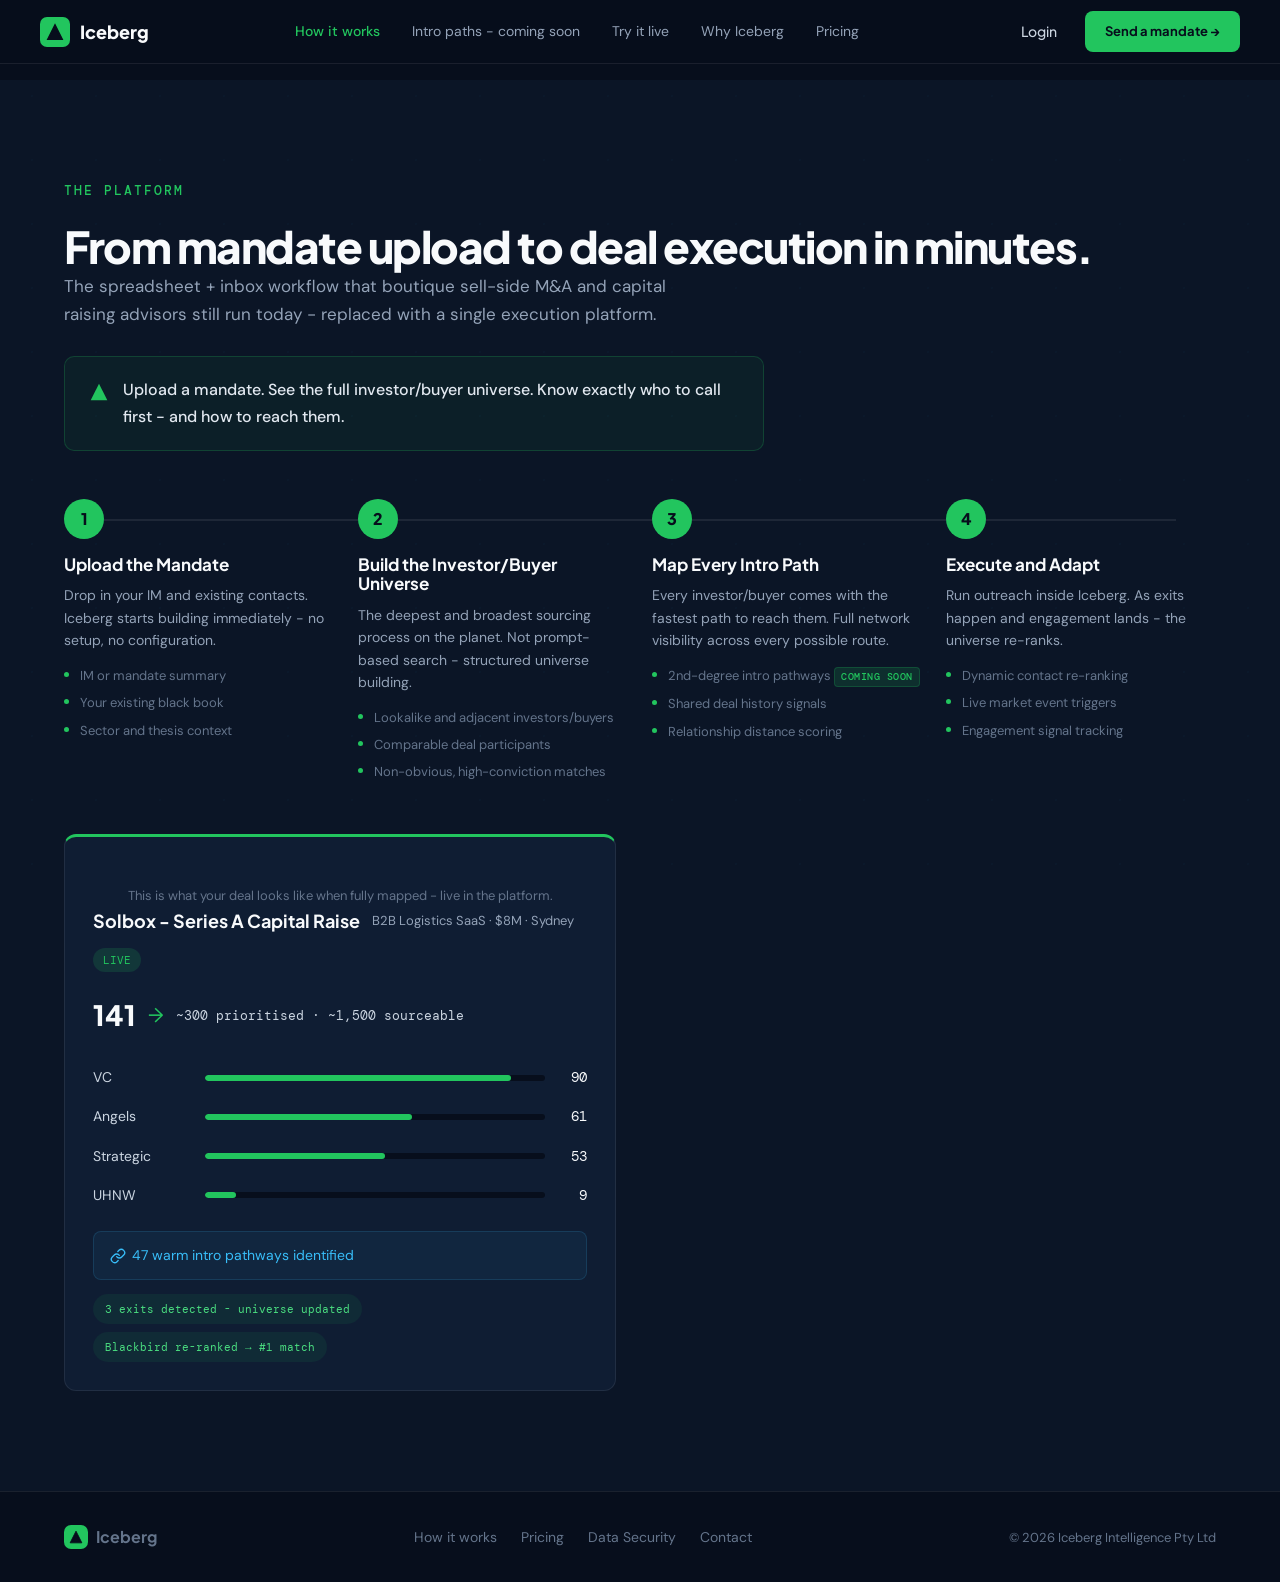
<file: how-it-works.html>
<!DOCTYPE html>
<html lang="en">
<head>
<meta charset="UTF-8">
<meta name="viewport" content="width=device-width, initial-scale=1.0">
<title>How It Works — Iceberg</title>
<link rel="preconnect" href="https://fonts.googleapis.com">
<link rel="preconnect" href="https://fonts.gstatic.com" crossorigin>
<link href="https://fonts.googleapis.com/css2?family=Plus+Jakarta+Sans:ital,wght@0,300;0,400;0,500;0,600;0,700;0,800;1,700&family=DM+Sans:wght@300;400;500&family=DM+Mono:wght@400;500&display=swap" rel="stylesheet">
<link rel="stylesheet" href="styles.css">
</head>
<body>

<nav class="nav" id="nav">
  <div class="nav-inner">
    <a href="index.html" class="nav-logo">
      <div class="nav-logo-icon">
        <svg viewBox="0 0 24 24" fill="none" xmlns="http://www.w3.org/2000/svg">
          <path d="M12 2L2 22h20L12 2z" fill="#070E1C" stroke="#070E1C" stroke-width="1.5"/>
          <path d="M12 8L6 20h12L12 8z" fill="#070E1C"/>
        </svg>
      </div>
      Iceberg
    </a>
    <div class="nav-links">
      <a href="how-it-works.html" class="active">How it works</a>
      <a href="intro-paths.html">Intro paths - coming soon</a>
      <a href="try-it-live.html">Try it live</a>
      <a href="why-iceberg.html">Why Iceberg</a>
      <a href="pricing.html">Pricing</a>
    </div>
    <div class="nav-ctas">
      <a href="#" class="btn-ghost">Login</a>
      <a href="try-it-live.html" class="btn-primary">Send a mandate &rarr;</a>
    </div>
    <button class="nav-mobile-toggle" onclick="document.getElementById('nav').classList.toggle('mobile-open')">&#9776;</button>
  </div>
</nav>

<div style="padding-top:80px"></div>

<!-- ========== HOW IT WORKS ========== -->
<section class="how-it-works">
  <div class="container">
    <div class="section-label fade-up">THE PLATFORM</div>
    <h2 class="fade-up">From mandate upload to deal execution in minutes.</h2>
    <p class="how-sub fade-up">The spreadsheet + inbox workflow that boutique sell-side M&amp;A and capital raising advisors still run today - replaced with a single execution platform.</p>
    <div class="core-promise fade-up">
      <span class="core-promise-icon"><svg width="20" height="20" viewBox="0 0 24 24" fill="var(--green)" stroke="none"><polygon points="12,2 2,22 22,22"/></svg></span>
      <p>Upload a mandate. See the full investor/buyer universe. Know exactly who to call first - and how to reach them.</p>
    </div>
    <div class="steps-row">
      <div class="step-card fade-up">
        <div class="step-num">1</div>
        <h4>Upload the Mandate</h4>
        <p>Drop in your IM and existing contacts. Iceberg starts building immediately - no setup, no configuration.</p>
        <ul class="step-list">
          <li>IM or mandate summary</li>
          <li>Your existing black book</li>
          <li>Sector and thesis context</li>
        </ul>
      </div>
      <div class="step-card fade-up">
        <div class="step-num">2</div>
        <h4>Build the Investor/Buyer Universe</h4>
        <p>The deepest and broadest sourcing process on the planet. Not prompt-based search - structured universe building.</p>
        <ul class="step-list">
          <li>Lookalike and adjacent investors/buyers</li>
          <li>Comparable deal participants</li>
          <li>Non-obvious, high-conviction matches</li>
        </ul>
      </div>
      <div class="step-card fade-up">
        <div class="step-num">3</div>
        <h4>Map Every Intro Path</h4>
        <p>Every investor/buyer comes with the fastest path to reach them. Full network visibility across every possible route.</p>
        <ul class="step-list">
          <li>2nd-degree intro pathways <span class="badge-live-sm" style="font-size:10px;">Coming Soon</span></li>
          <li>Shared deal history signals</li>
          <li>Relationship distance scoring</li>
        </ul>
      </div>
      <div class="step-card fade-up">
        <div class="step-num">4</div>
        <h4>Execute and Adapt</h4>
        <p>Run outreach inside Iceberg. As exits happen and engagement lands - the universe re-ranks.</p>
        <ul class="step-list">
          <li>Dynamic contact re-ranking</li>
          <li>Live market event triggers</li>
          <li>Engagement signal tracking</li>
        </ul>
      </div>
    </div>

    <!-- Universe map card + video -->
    <div class="universe-split fade-up">
      <div class="universe-card">
        <p class="universe-card-caption">This is what your deal looks like when fully mapped - live in the platform.</p>
        <div class="universe-card-header">
          <span class="universe-card-title">Solbox - Series A Capital Raise</span>
          <span class="universe-card-meta">B2B Logistics SaaS &middot; $8M &middot; Sydney</span>
          <span class="badge-live">LIVE</span>
        </div>
        <div class="universe-transform">
          <span class="universe-transform-num">141</span>
          <span class="universe-transform-arrow">&rarr;</span>
          <span class="universe-transform-result">~300 prioritised &middot; ~1,500 sourceable</span>
        </div>
        <div class="universe-table">
          <div class="universe-table-row">
            <span class="universe-table-type">VC</span>
            <div class="universe-table-bar"><div class="universe-table-bar-fill" style="width:90%"></div></div>
            <span class="universe-table-count">90</span>
          </div>
          <div class="universe-table-row">
            <span class="universe-table-type">Angels</span>
            <div class="universe-table-bar"><div class="universe-table-bar-fill" style="width:61%"></div></div>
            <span class="universe-table-count">61</span>
          </div>
          <div class="universe-table-row">
            <span class="universe-table-type">Strategic</span>
            <div class="universe-table-bar"><div class="universe-table-bar-fill" style="width:53%"></div></div>
            <span class="universe-table-count">53</span>
          </div>
          <div class="universe-table-row">
            <span class="universe-table-type">UHNW</span>
            <div class="universe-table-bar"><div class="universe-table-bar-fill" style="width:9%"></div></div>
            <span class="universe-table-count">9</span>
          </div>
        </div>
        <div class="universe-intro-callout"><svg width="16" height="16" viewBox="0 0 24 24" fill="none" stroke="var(--blue)" stroke-width="2" stroke-linecap="round" stroke-linejoin="round" style="display:inline;vertical-align:middle;margin-right:6px;"><path d="M10 13a5 5 0 0 0 7.54.54l3-3a5 5 0 0 0-7.07-7.07l-1.72 1.71"/><path d="M14 11a5 5 0 0 0-7.54-.54l-3 3a5 5 0 0 0 7.07 7.07l1.71-1.71"/></svg>47 warm intro pathways identified</div>
        <div class="universe-chips">
          <span class="universe-chip">3 exits detected - universe updated</span>
          <span class="universe-chip">Blackbird re-ranked &rarr; #1 match</span>
        </div>
      </div>
      <div class="universe-split-video">
        <video autoplay muted loop playsinline>
          <source src="https://ik.imagekit.io/2z8yysunx/JRNY/Richard%20Property%20Advisers/Landing%20Page/Iceberg/videoplayback.mp4" type="video/mp4">
        </video>
      </div>
    </div>
  </div>
</section>

<footer class="footer">
  <div class="container">
    <div class="footer-inner">
      <div class="footer-logo">
        <div class="nav-logo-icon">
          <svg viewBox="0 0 24 24" fill="none" xmlns="http://www.w3.org/2000/svg">
            <path d="M12 2L2 22h20L12 2z" fill="#070E1C" stroke="#070E1C" stroke-width="1.5"/>
            <path d="M12 8L6 20h12L12 8z" fill="#070E1C"/>
          </svg>
        </div>
        Iceberg
      </div>
      <div class="footer-links">
        <a href="how-it-works.html">How it works</a>
        <a href="pricing.html">Pricing</a>
        <a href="#">Data Security</a>
        <a href="#">Contact</a>
      </div>
      <div class="footer-copy">&copy; 2026 Iceberg Intelligence Pty Ltd</div>
    </div>
  </div>
</footer>

<script src="main.js"></script>
</body>
</html>
</file>
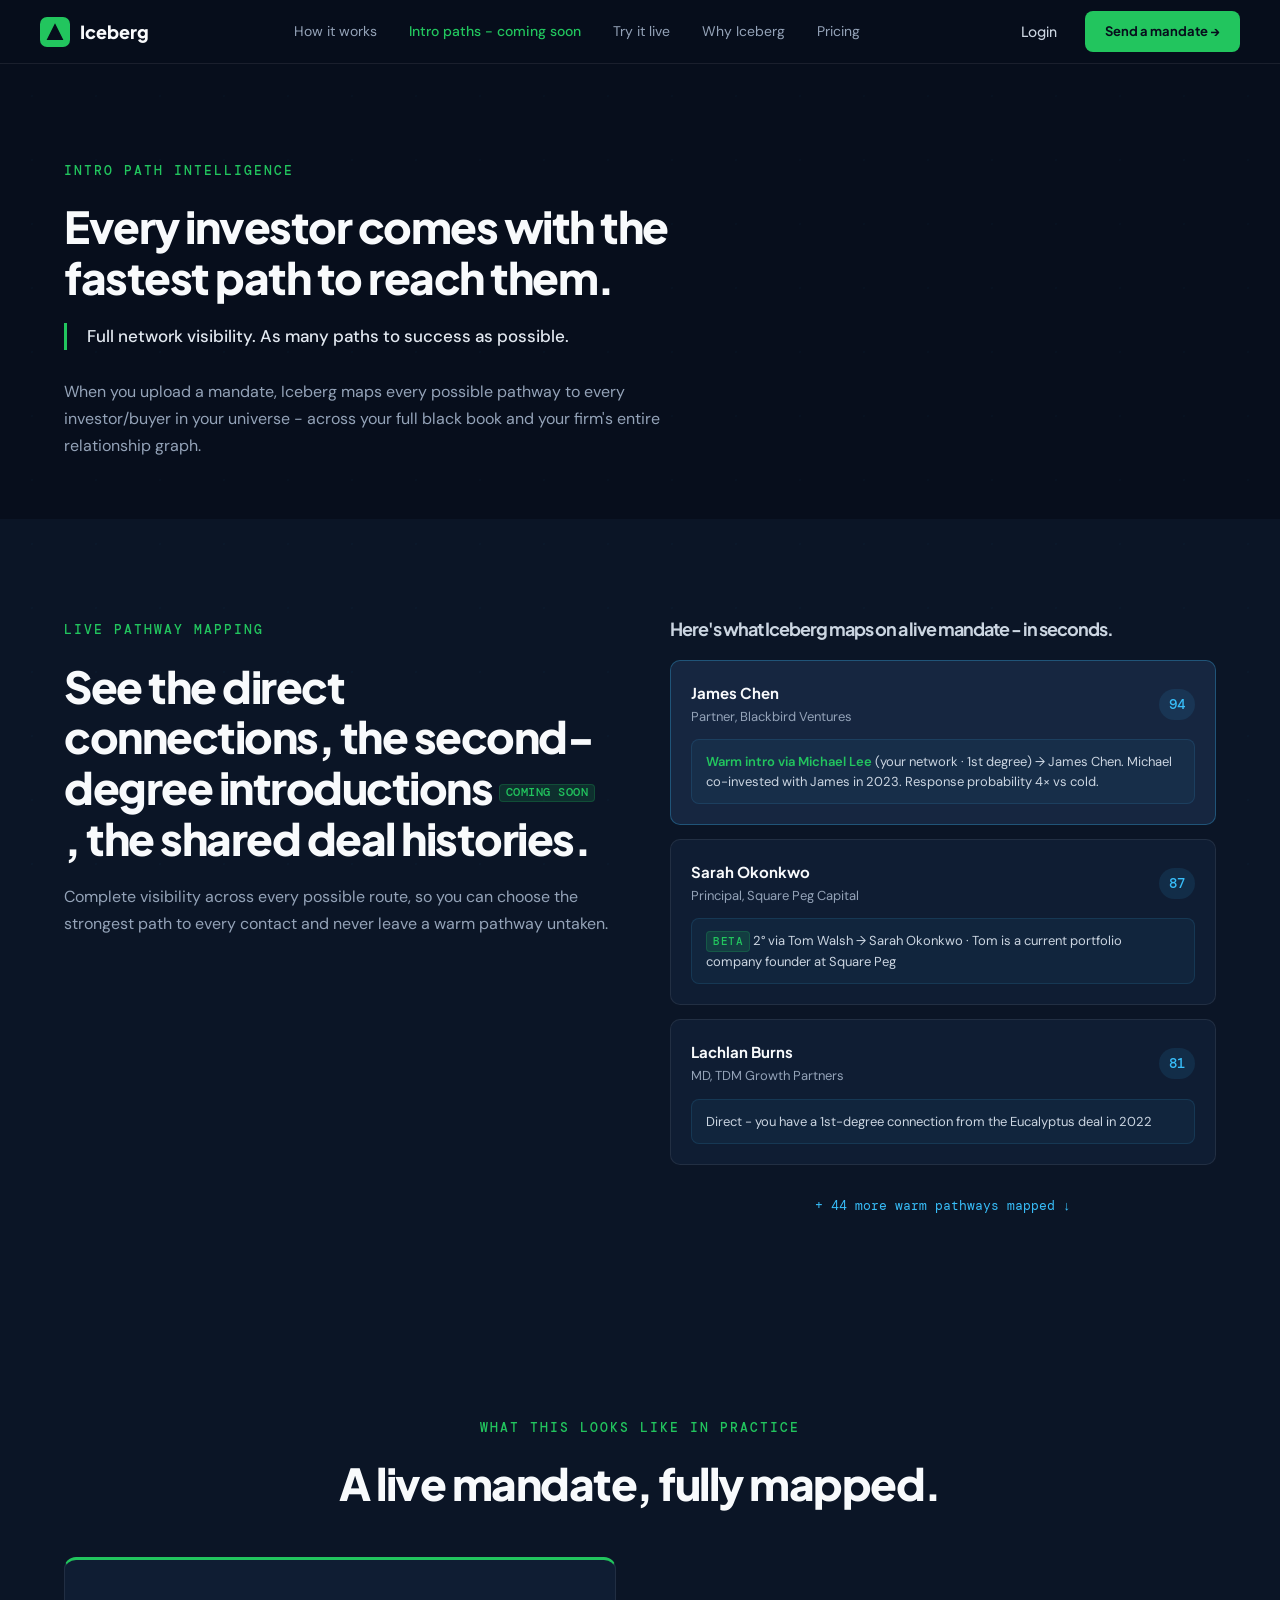
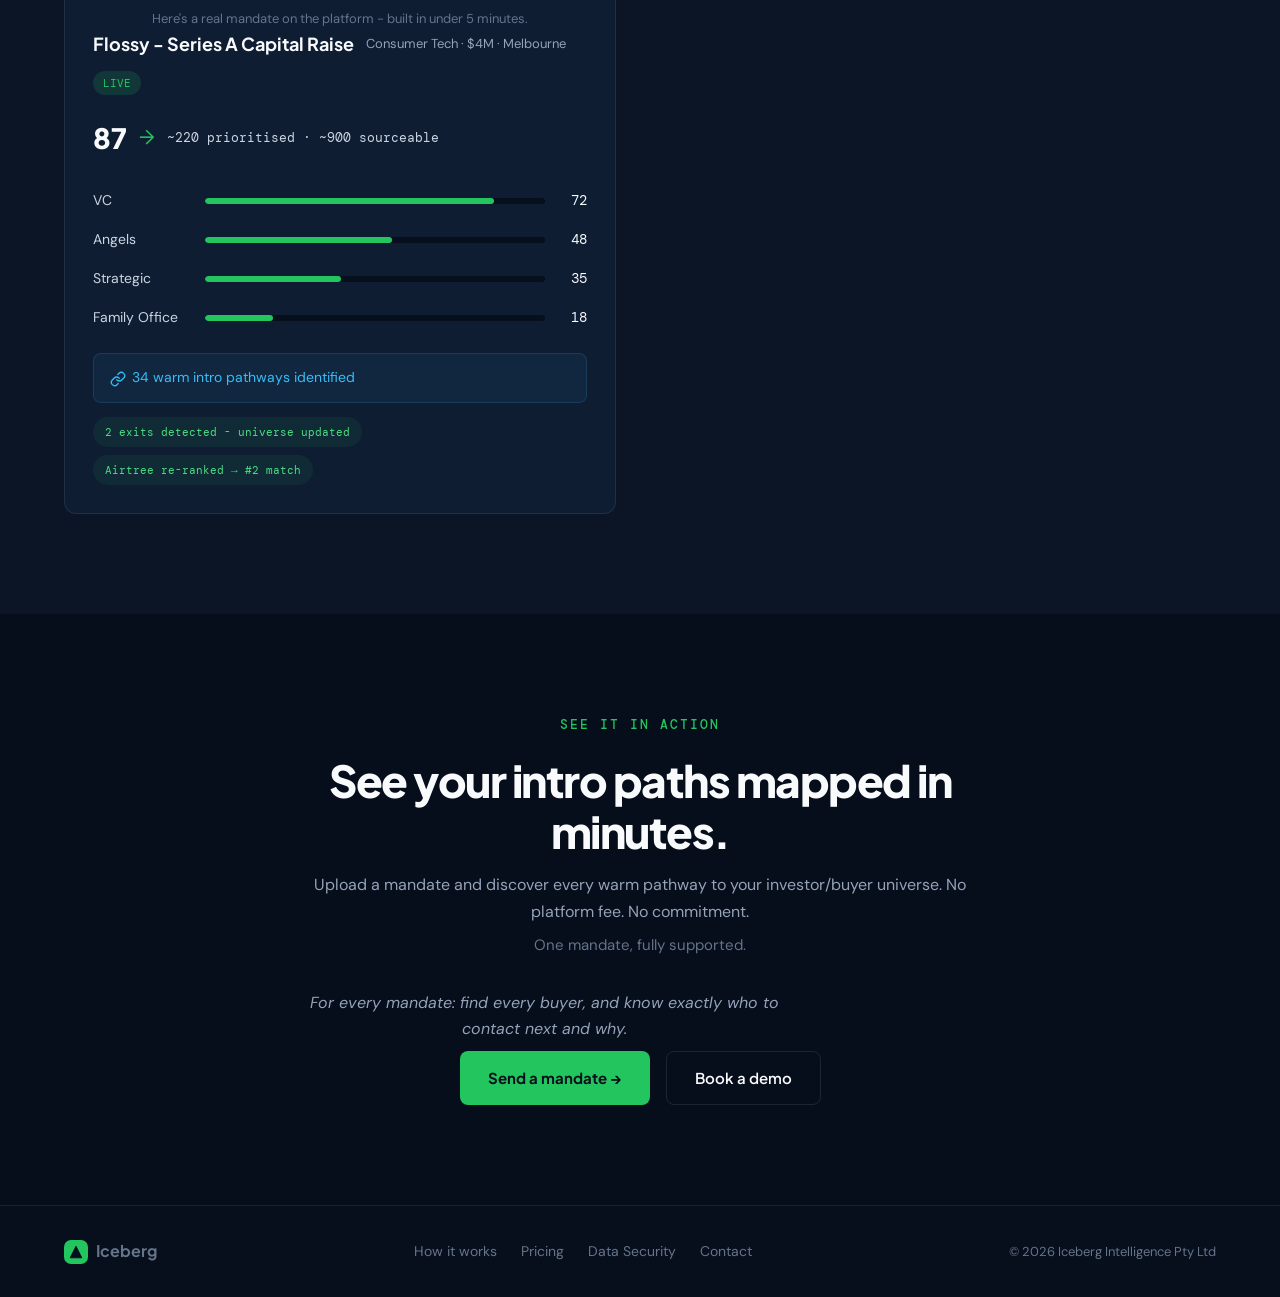
<file: intro-paths.html>
<!DOCTYPE html>
<html lang="en">
<head>
<meta charset="UTF-8">
<meta name="viewport" content="width=device-width, initial-scale=1.0">
<title>Intro Paths — Iceberg</title>
<link rel="preconnect" href="https://fonts.googleapis.com">
<link rel="preconnect" href="https://fonts.gstatic.com" crossorigin>
<link href="https://fonts.googleapis.com/css2?family=Plus+Jakarta+Sans:ital,wght@0,300;0,400;0,500;0,600;0,700;0,800;1,700&family=DM+Sans:wght@300;400;500&family=DM+Mono:wght@400;500&display=swap" rel="stylesheet">
<link rel="stylesheet" href="styles.css">
</head>
<body>

<nav class="nav" id="nav">
  <div class="nav-inner">
    <a href="index.html" class="nav-logo">
      <div class="nav-logo-icon">
        <svg viewBox="0 0 24 24" fill="none" xmlns="http://www.w3.org/2000/svg">
          <path d="M12 2L2 22h20L12 2z" fill="#070E1C" stroke="#070E1C" stroke-width="1.5"/>
          <path d="M12 8L6 20h12L12 8z" fill="#070E1C"/>
        </svg>
      </div>
      Iceberg
    </a>
    <div class="nav-links">
      <a href="how-it-works.html">How it works</a>
      <a href="intro-paths.html" class="active">Intro paths - coming soon</a>
      <a href="try-it-live.html">Try it live</a>
      <a href="why-iceberg.html">Why Iceberg</a>
      <a href="pricing.html">Pricing</a>
    </div>
    <div class="nav-ctas">
      <a href="#" class="btn-ghost">Login</a>
      <a href="try-it-live.html" class="btn-primary">Send a mandate &rarr;</a>
    </div>
    <button class="nav-mobile-toggle" onclick="document.getElementById('nav').classList.toggle('mobile-open')">&#9776;</button>
  </div>
</nav>

<div style="padding-top:80px"></div>

<!-- ========== 1. HERO ========== -->
<section class="aida-section" style="background:var(--bg-base);padding:80px 0 60px;">
  <div class="container">
    <div class="fade-up">
      <div class="section-label">INTRO PATH INTELLIGENCE</div>
      <h2 style="max-width:700px;">Every investor comes with the fastest path to reach them.</h2>
      <div class="hero-brutal" style="max-width:600px;margin-top:20px;">Full network visibility. As many paths to success as possible.</div>
      <p class="aida-body" style="max-width:640px;margin-top:20px;">When you upload a mandate, Iceberg maps every possible pathway to every investor/buyer in your universe - across your full black book and your firm's entire relationship graph.</p>
    </div>
  </div>
</section>

<!-- ========== 2. PATHWAY CARDS (existing) ========== -->
<section class="aida-section" style="background:var(--bg-800);">
  <div class="container">
    <div class="aida-two-col">
      <div class="fade-up">
        <div class="section-label">LIVE PATHWAY MAPPING</div>
        <h2>See the direct connections, the second-degree introductions <span class="badge-live-sm" style="font-size:12px;vertical-align:middle;">Coming Soon</span>, the shared deal histories.</h2>
        <p class="aida-body" style="margin-top:20px;">Complete visibility across every possible route, so you can choose the strongest path to every contact and never leave a warm pathway untaken.</p>
      </div>
      <div class="fade-up" style="display:flex;flex-direction:column;justify-content:center;">
        <h3 style="font-size:18px;margin-bottom:20px;color:var(--text-200);">Here's what Iceberg maps on a live mandate - in seconds.</h3>
        <div class="pathway-card active">
          <div class="pathway-card-header">
            <div>
              <div class="pathway-card-name">James Chen</div>
              <div class="pathway-card-role">Partner, Blackbird Ventures</div>
            </div>
            <span class="pathway-card-score">94</span>
          </div>
          <div class="pathway-card-route"><span style="color:var(--green);font-weight:600;">Warm intro via Michael Lee</span> (your network &middot; 1st degree) &rarr; James Chen. Michael co-invested with James in 2023. Response probability 4&times; vs cold.</div>
        </div>
        <div class="pathway-card">
          <div class="pathway-card-header">
            <div>
              <div class="pathway-card-name">Sarah Okonkwo</div>
              <div class="pathway-card-role">Principal, Square Peg Capital</div>
            </div>
            <span class="pathway-card-score">87</span>
          </div>
          <div class="pathway-card-route"><span class="badge-live-sm" style="font-size:11px;">Beta</span> 2&deg; via Tom Walsh &rarr; Sarah Okonkwo &middot; Tom is a current portfolio company founder at Square Peg</div>
        </div>
        <div class="pathway-card">
          <div class="pathway-card-header">
            <div>
              <div class="pathway-card-name">Lachlan Burns</div>
              <div class="pathway-card-role">MD, TDM Growth Partners</div>
            </div>
            <span class="pathway-card-score">81</span>
          </div>
          <div class="pathway-card-route">Direct - you have a 1st-degree connection from the Eucalyptus deal in 2022</div>
        </div>
        <div class="pathway-footer">+ 44 more warm pathways mapped &darr;</div>
      </div>
    </div>
  </div>
</section>

<!-- ========== 4. LIVE MANDATE OUTCOME ========== -->
<section class="aida-section" style="background:var(--bg-800);">
  <div class="container">
    <div class="aida-centered fade-up">
      <div class="section-label">WHAT THIS LOOKS LIKE IN PRACTICE</div>
      <h2>A live mandate, fully mapped.</h2>
    </div>
    <div class="universe-split fade-up" style="margin-top:48px;">
      <div class="universe-card">
        <p class="universe-card-caption">Here's a real mandate on the platform - built in under 5 minutes.</p>
        <div class="universe-card-header">
          <span class="universe-card-title">Flossy - Series A Capital Raise</span>
          <span class="universe-card-meta">Consumer Tech &middot; $4M &middot; Melbourne</span>
          <span class="badge-live">LIVE</span>
        </div>
        <div class="universe-transform">
          <span class="universe-transform-num">87</span>
          <span class="universe-transform-arrow">&rarr;</span>
          <span class="universe-transform-result">~220 prioritised &middot; ~900 sourceable</span>
        </div>
        <div class="universe-table">
          <div class="universe-table-row">
            <span class="universe-table-type">VC</span>
            <div class="universe-table-bar"><div class="universe-table-bar-fill" style="width:85%"></div></div>
            <span class="universe-table-count">72</span>
          </div>
          <div class="universe-table-row">
            <span class="universe-table-type">Angels</span>
            <div class="universe-table-bar"><div class="universe-table-bar-fill" style="width:55%"></div></div>
            <span class="universe-table-count">48</span>
          </div>
          <div class="universe-table-row">
            <span class="universe-table-type">Strategic</span>
            <div class="universe-table-bar"><div class="universe-table-bar-fill" style="width:40%"></div></div>
            <span class="universe-table-count">35</span>
          </div>
          <div class="universe-table-row">
            <span class="universe-table-type">Family Office</span>
            <div class="universe-table-bar"><div class="universe-table-bar-fill" style="width:20%"></div></div>
            <span class="universe-table-count">18</span>
          </div>
        </div>
        <div class="universe-intro-callout"><svg width="16" height="16" viewBox="0 0 24 24" fill="none" stroke="var(--blue)" stroke-width="2" stroke-linecap="round" stroke-linejoin="round" style="display:inline;vertical-align:middle;margin-right:6px;"><path d="M10 13a5 5 0 0 0 7.54.54l3-3a5 5 0 0 0-7.07-7.07l-1.72 1.71"/><path d="M14 11a5 5 0 0 0-7.54-.54l-3 3a5 5 0 0 0 7.07 7.07l1.71-1.71"/></svg>34 warm intro pathways identified</div>
        <div class="universe-chips">
          <span class="universe-chip">2 exits detected - universe updated</span>
          <span class="universe-chip">Airtree re-ranked &rarr; #2 match</span>
        </div>
      </div>
      <div class="universe-split-video">
        <video autoplay muted loop playsinline>
          <source src="https://ik.imagekit.io/2z8yysunx/JRNY/Richard%20Property%20Advisers/Landing%20Page/Iceberg/send%20investor%20message%20gmail%201.mp4" type="video/mp4">
        </video>
      </div>
    </div>
  </div>
</section>

<!-- ========== 6. CTA ========== -->
<section class="pilot-cta-full">
  <div class="pilot-cta-full-overlay"></div>
  <div class="container pilot-cta-full-content fade-up">
    <div class="section-label" style="color:var(--green);">SEE IT IN ACTION</div>
    <h2>See your intro paths mapped in minutes.</h2>
    <p>Upload a mandate and discover every warm pathway to your investor/buyer universe. No platform fee. No commitment.</p>
    <p class="clarity">One mandate, fully supported.</p>
    <p class="hero-mandate-line" style="margin-top:16px;"><em>For every mandate: find every buyer, and know exactly who to contact next and why.</em></p>
    <div class="pilot-cta-buttons">
      <a href="try-it-live.html" class="btn-primary">Send a mandate &rarr;</a>
      <a href="try-it-live.html" class="btn-secondary">Book a demo</a>
    </div>
  </div>
</section>

<footer class="footer">
  <div class="container">
    <div class="footer-inner">
      <div class="footer-logo">
        <div class="nav-logo-icon">
          <svg viewBox="0 0 24 24" fill="none" xmlns="http://www.w3.org/2000/svg">
            <path d="M12 2L2 22h20L12 2z" fill="#070E1C" stroke="#070E1C" stroke-width="1.5"/>
            <path d="M12 8L6 20h12L12 8z" fill="#070E1C"/>
          </svg>
        </div>
        Iceberg
      </div>
      <div class="footer-links">
        <a href="how-it-works.html">How it works</a>
        <a href="pricing.html">Pricing</a>
        <a href="#">Data Security</a>
        <a href="#">Contact</a>
      </div>
      <div class="footer-copy">&copy; 2026 Iceberg Intelligence Pty Ltd</div>
    </div>
  </div>
</footer>

<script src="main.js"></script>
</body>
</html>
</file>
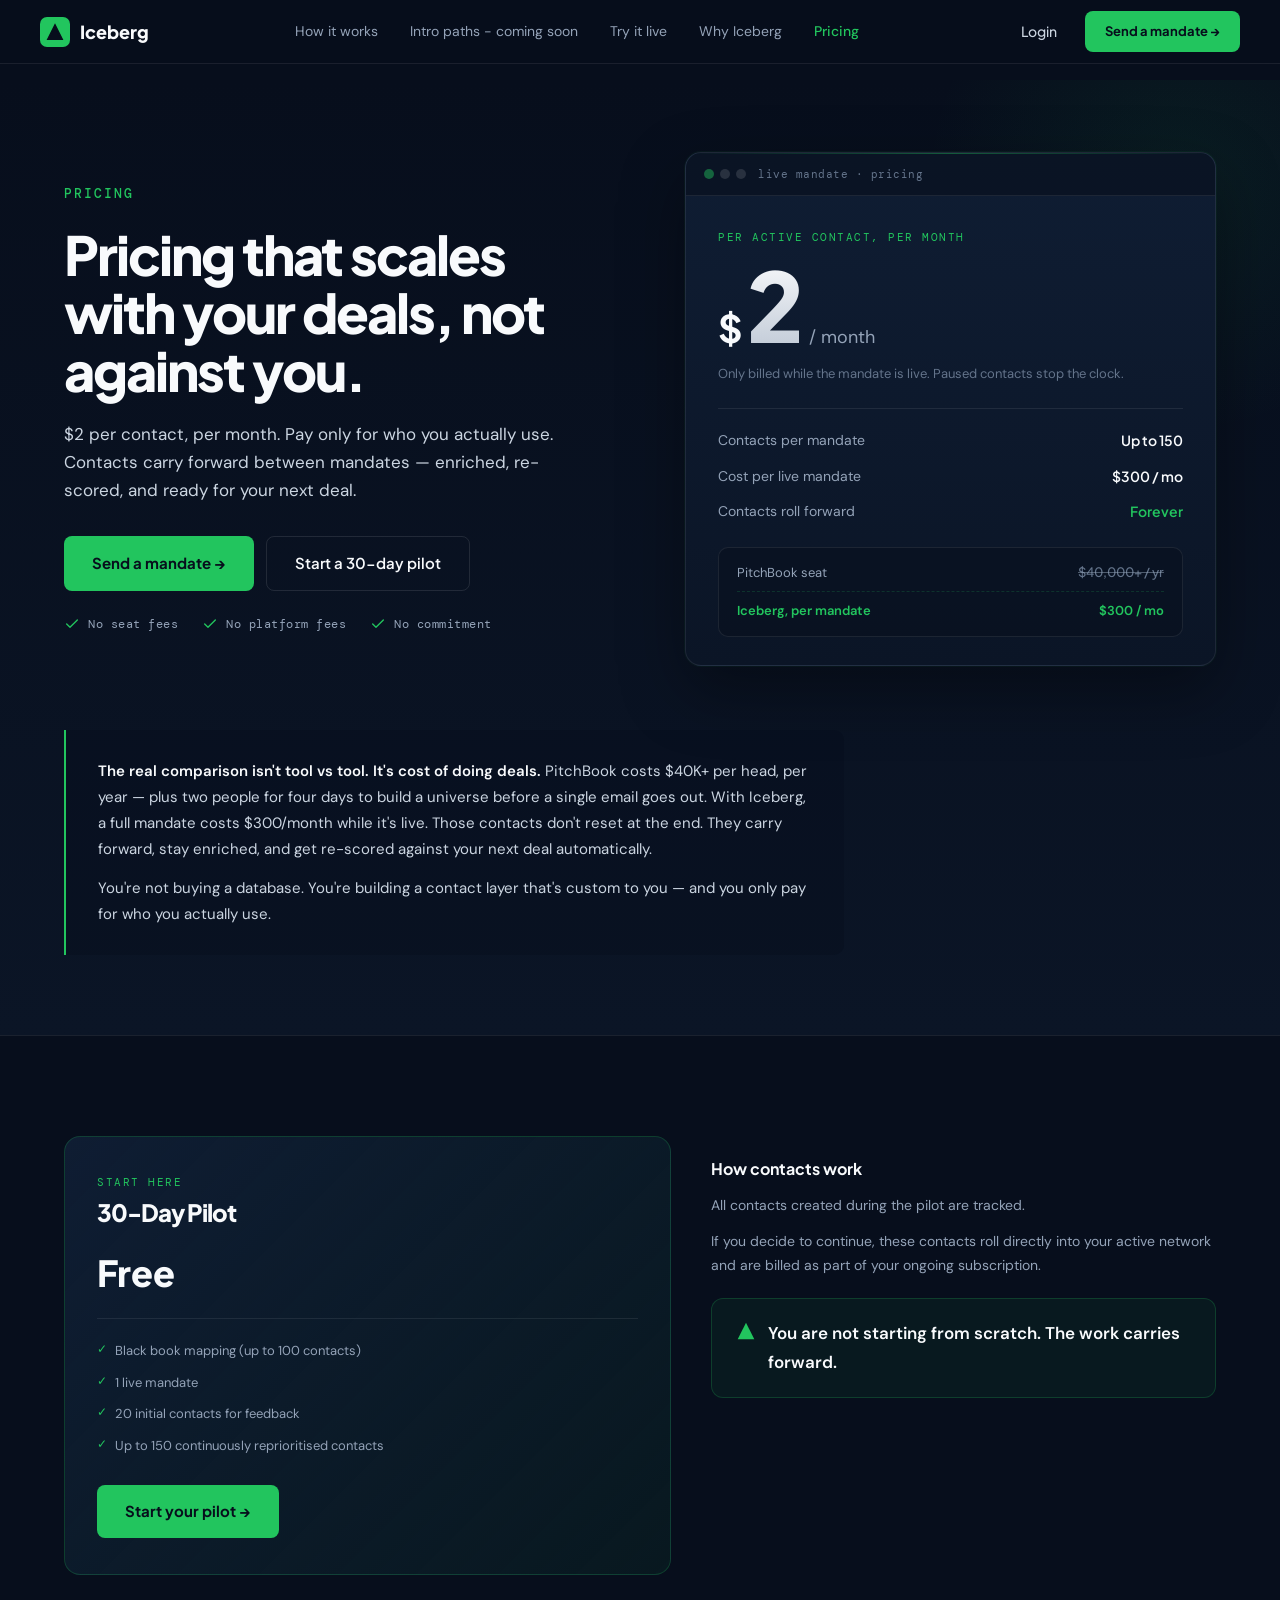
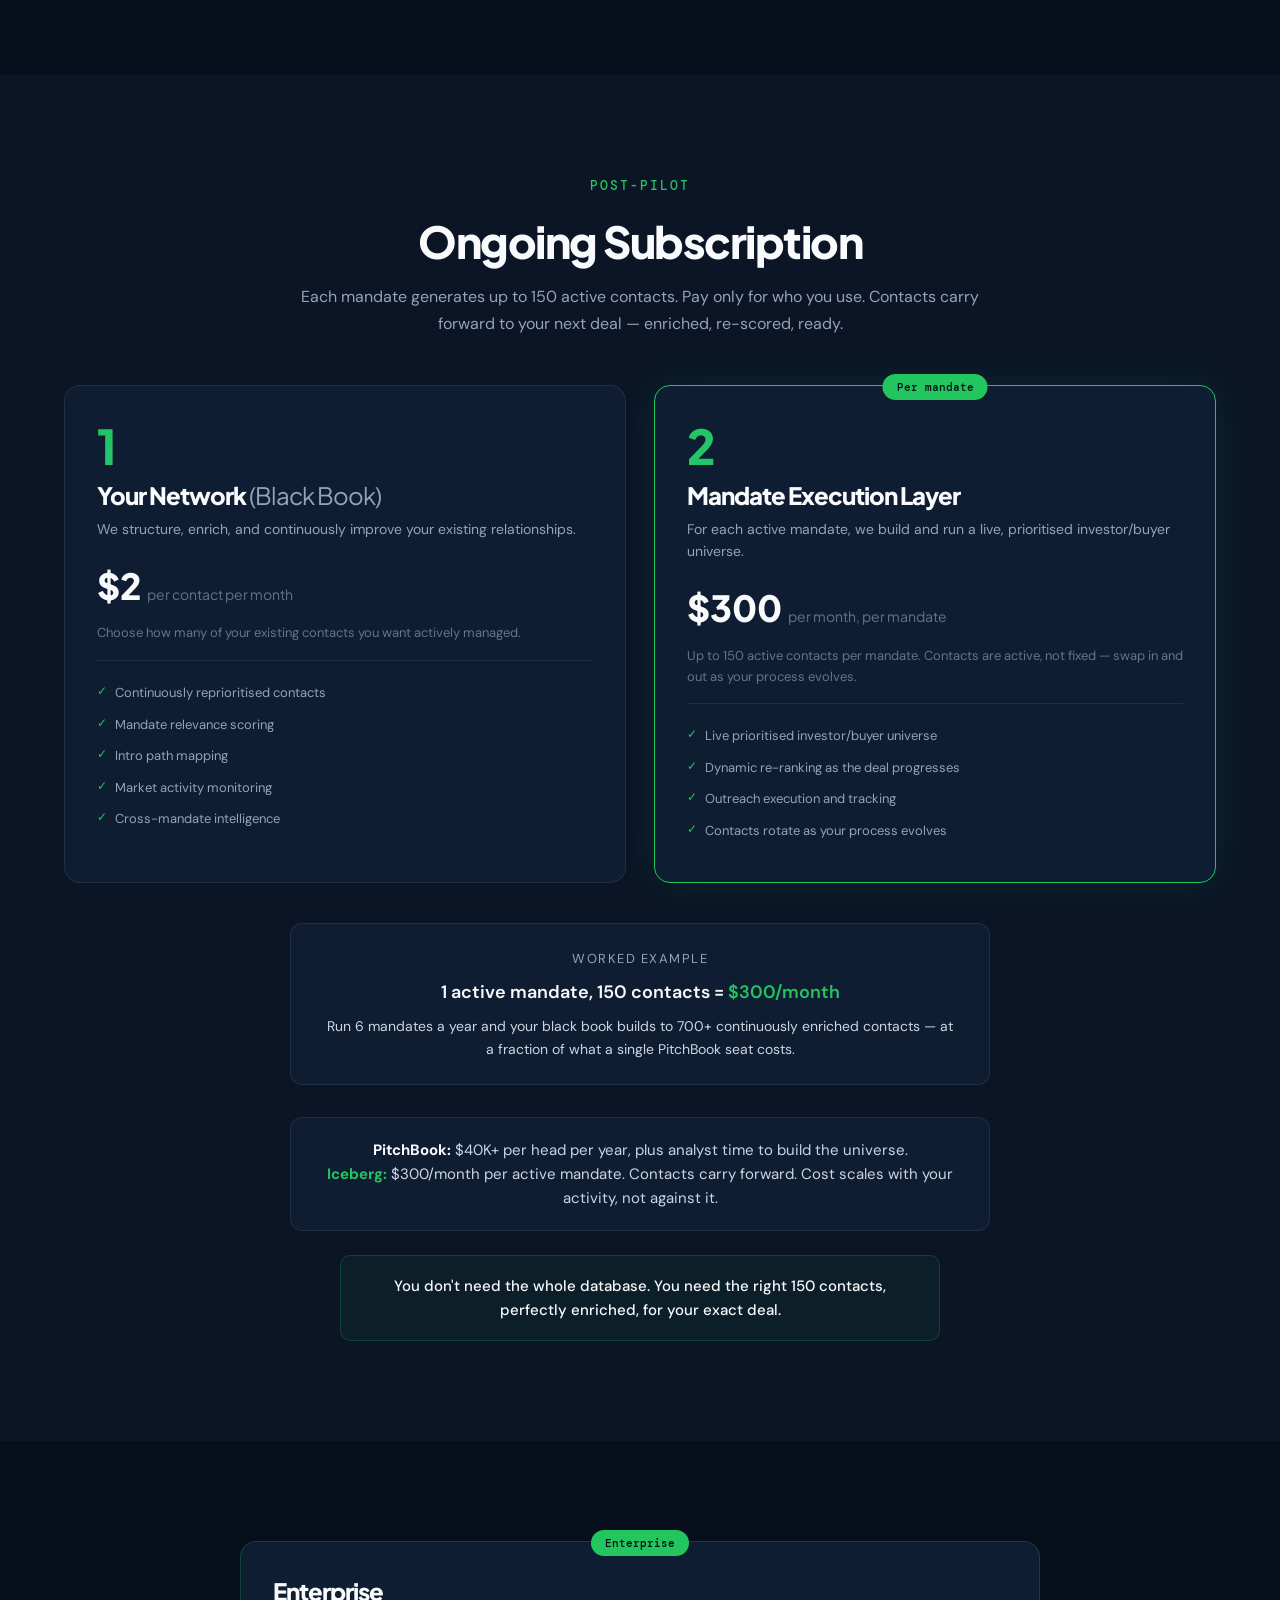
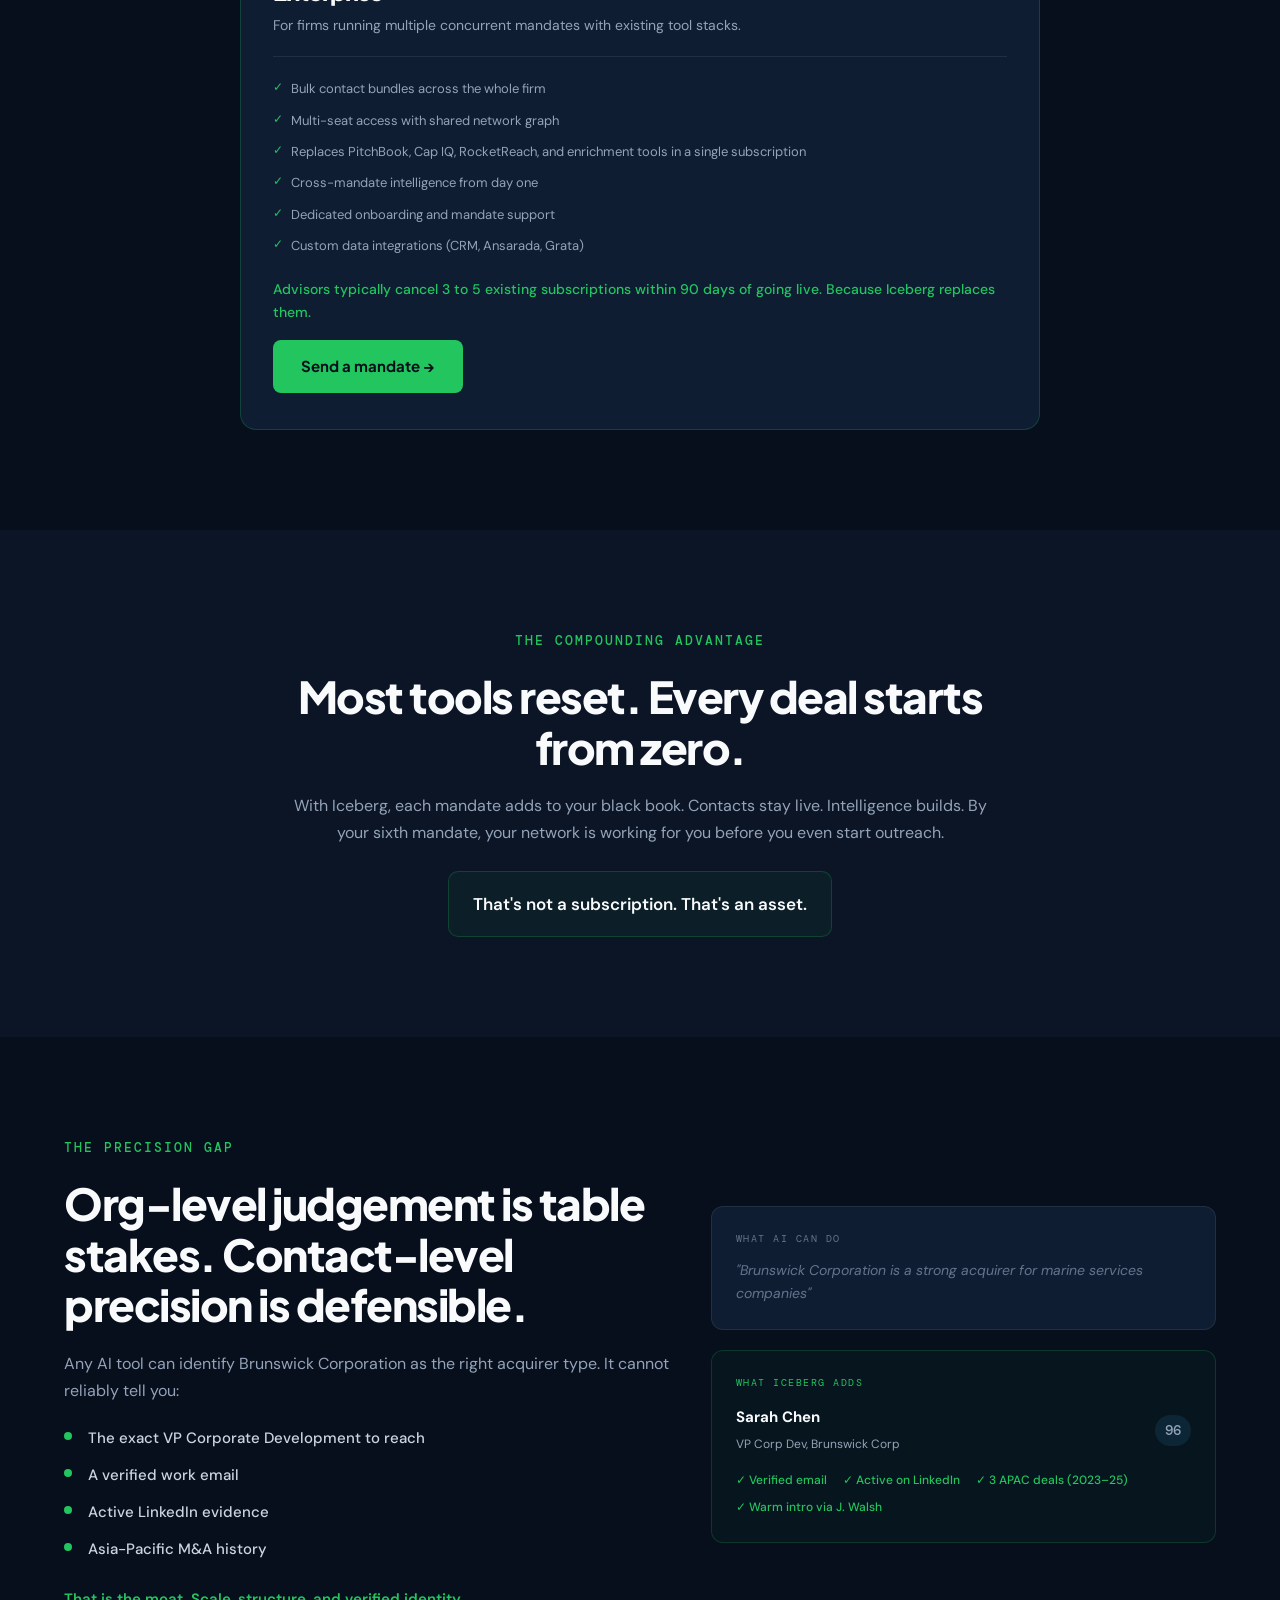
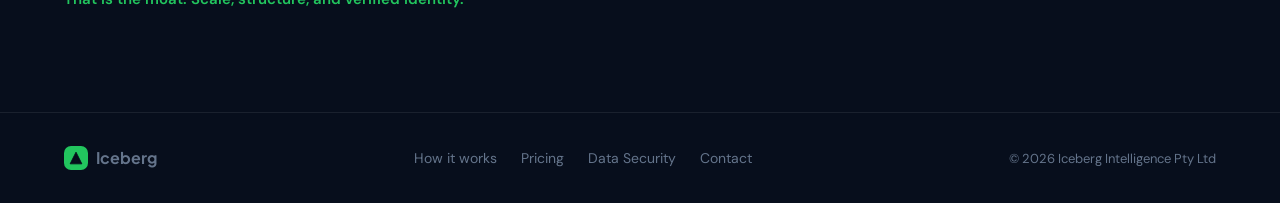
<file: pricing.html>
<!DOCTYPE html>
<html lang="en">
<head>
<meta charset="UTF-8">
<meta name="viewport" content="width=device-width, initial-scale=1.0">
<title>Pricing — Iceberg</title>
<link rel="preconnect" href="https://fonts.googleapis.com">
<link rel="preconnect" href="https://fonts.gstatic.com" crossorigin>
<link href="https://fonts.googleapis.com/css2?family=Plus+Jakarta+Sans:ital,wght@0,300;0,400;0,500;0,600;0,700;0,800;1,700&family=DM+Sans:wght@300;400;500&family=DM+Mono:wght@400;500&display=swap" rel="stylesheet">
<link rel="stylesheet" href="styles.css">
</head>
<body>

<nav class="nav" id="nav">
  <div class="nav-inner">
    <a href="index.html" class="nav-logo">
      <div class="nav-logo-icon">
        <svg viewBox="0 0 24 24" fill="none" xmlns="http://www.w3.org/2000/svg">
          <path d="M12 2L2 22h20L12 2z" fill="#070E1C" stroke="#070E1C" stroke-width="1.5"/>
          <path d="M12 8L6 20h12L12 8z" fill="#070E1C"/>
        </svg>
      </div>
      Iceberg
    </a>
    <div class="nav-links">
      <a href="how-it-works.html">How it works</a>
      <a href="intro-paths.html">Intro paths - coming soon</a>
      <a href="try-it-live.html">Try it live</a>
      <a href="why-iceberg.html">Why Iceberg</a>
      <a href="pricing.html" class="active">Pricing</a>
    </div>
    <div class="nav-ctas">
      <a href="#" class="btn-ghost">Login</a>
      <a href="try-it-live.html" class="btn-primary">Send a mandate &rarr;</a>
    </div>
    <button class="nav-mobile-toggle" onclick="document.getElementById('nav').classList.toggle('mobile-open')">&#9776;</button>
  </div>
</nav>

<div style="padding-top:80px"></div>

<!-- ========== PRICING HERO (redesigned) ========== -->
<section class="pricing-hero">
  <div class="pricing-hero-glow"></div>
  <div class="container">
    <div class="pricing-hero-grid">
      <div class="pricing-hero-copy fade-up">
        <div class="section-label">PRICING</div>
        <h1 class="pricing-hero-title">Pricing that <span class="green">scales with your deals</span>, not against you.</h1>
        <p class="pricing-hero-sub">$2 per contact, per month. Pay only for who you actually use. Contacts carry forward between mandates &mdash; enriched, re-scored, and ready for your next deal.</p>
        <div class="pricing-hero-ctas">
          <a href="try-it-live.html" class="btn-primary">Send a mandate &rarr;</a>
          <a href="#pilot" class="btn-secondary">Start a 30-day pilot</a>
        </div>
        <div class="pricing-hero-trust">
          <div class="pricing-hero-trust-item">
            <svg width="16" height="16" viewBox="0 0 24 24" fill="none" stroke="var(--green)" stroke-width="2" stroke-linecap="round" stroke-linejoin="round"><polyline points="20 6 9 17 4 12"></polyline></svg>
            <span>No seat fees</span>
          </div>
          <div class="pricing-hero-trust-item">
            <svg width="16" height="16" viewBox="0 0 24 24" fill="none" stroke="var(--green)" stroke-width="2" stroke-linecap="round" stroke-linejoin="round"><polyline points="20 6 9 17 4 12"></polyline></svg>
            <span>No platform fees</span>
          </div>
          <div class="pricing-hero-trust-item">
            <svg width="16" height="16" viewBox="0 0 24 24" fill="none" stroke="var(--green)" stroke-width="2" stroke-linecap="round" stroke-linejoin="round"><polyline points="20 6 9 17 4 12"></polyline></svg>
            <span>No commitment</span>
          </div>
        </div>
      </div>

      <div class="pricing-hero-card fade-up" style="animation-delay:0.15s">
        <div class="pricing-hero-card-chrome">
          <div class="pricing-hero-card-dots"><span></span><span></span><span></span></div>
          <span class="pricing-hero-card-chrome-label">live mandate · pricing</span>
        </div>
        <div class="pricing-hero-card-body">
          <div class="pricing-hero-card-eyebrow">Per active contact, per month</div>
          <div class="pricing-hero-card-price">
            <span class="pricing-hero-currency">$</span><span class="pricing-hero-amount">2</span>
            <span class="pricing-hero-period">/ month</span>
          </div>
          <div class="pricing-hero-card-sub">Only billed while the mandate is live. Paused contacts stop the clock.</div>

          <div class="pricing-hero-card-divider"></div>

          <div class="pricing-hero-card-rows">
            <div class="pricing-hero-card-row">
              <span class="pricing-hero-card-label">Contacts per mandate</span>
              <span class="pricing-hero-card-value">Up to 150</span>
            </div>
            <div class="pricing-hero-card-row">
              <span class="pricing-hero-card-label">Cost per live mandate</span>
              <span class="pricing-hero-card-value">$300 / mo</span>
            </div>
            <div class="pricing-hero-card-row">
              <span class="pricing-hero-card-label">Contacts roll forward</span>
              <span class="pricing-hero-card-value green">Forever</span>
            </div>
          </div>

          <div class="pricing-hero-card-compare">
            <div class="pricing-hero-compare-row">
              <span class="pricing-hero-compare-label">PitchBook seat</span>
              <span class="pricing-hero-compare-strike">$40,000+ / yr</span>
            </div>
            <div class="pricing-hero-compare-row pricing-hero-compare-win">
              <span class="pricing-hero-compare-label green">Iceberg, per mandate</span>
              <span class="pricing-hero-compare-price green">$300 / mo</span>
            </div>
          </div>
        </div>
      </div>
    </div>

    <!-- cost-of-doing-deals narrative pulled below the fold -->
    <div class="pricing-narrative fade-up">
      <p><strong>The real comparison isn't tool vs tool. It's cost of doing deals.</strong> PitchBook costs $40K+ per head, per year &mdash; plus two people for four days to build a universe before a single email goes out. With Iceberg, a full mandate costs $300/month while it's live. Those contacts don't reset at the end. They carry forward, stay enriched, and get re-scored against your next deal automatically.</p>
      <p>You're not buying a database. You're building a contact layer that's custom to you &mdash; and you only pay for who you actually use.</p>
    </div>
  </div>
</section>

<!-- ========== PILOT ========== -->
<section id="pilot" class="aida-section" style="background:var(--bg-base);">
  <div class="container">
    <div class="pricing-two-col fade-up">
      <div class="pricing-card-large pilot-card">
        <div class="pricing-card-eyebrow">START HERE</div>
        <h3>30-Day Pilot</h3>
        <div class="pricing-card-price">Free</div>
        <ul class="pricing-features">
          <li>Black book mapping (up to 100 contacts)</li>
          <li>1 live mandate</li>
          <li>20 initial contacts for feedback</li>
          <li>Up to 150 continuously reprioritised contacts</li>
        </ul>
        <a href="try-it-live.html" class="btn-primary" style="margin-top:24px;display:inline-block;">Start your pilot &rarr;</a>
      </div>
      <div class="pricing-card-detail">
        <h4>How contacts work</h4>
        <p>All contacts created during the pilot are tracked.</p>
        <p>If you decide to continue, these contacts roll directly into your active network and are billed as part of your ongoing subscription.</p>
        <div class="pricing-callout-block">
          <svg width="20" height="20" viewBox="0 0 24 24" fill="var(--green)" stroke="none" style="flex-shrink:0;margin-top:2px;"><polygon points="12,2 2,22 22,22"/></svg>
          <p style="margin:0;font-size:17px;font-weight:600;color:var(--text-white);">You are not starting from scratch. The work carries forward.</p>
        </div>
      </div>
    </div>
  </div>
</section>

<!-- ========== ONGOING SUBSCRIPTION ========== -->
<section class="aida-section" style="background:var(--bg-800);">
  <div class="container">
    <div class="aida-centered fade-up">
      <div class="section-label">POST-PILOT</div>
      <h2>Ongoing Subscription</h2>
      <p class="pricing-sub" style="text-align:center;margin:16px auto 40px;">Each mandate generates up to 150 active contacts. Pay only for who you use. Contacts carry forward to your next deal &mdash; enriched, re-scored, ready.</p>
    </div>
    <div class="pricing-layers fade-up">
      <!-- Layer 1: Black Book -->
      <div class="pricing-card-large layer-card">
        <div class="pricing-layer-num">1</div>
        <h3>Your Network <span style="color:var(--text-300);font-weight:400;">(Black Book)</span></h3>
        <p class="pricing-layer-desc">We structure, enrich, and continuously improve your existing relationships.</p>
        <div class="pricing-card-price">$2 <span>per contact per month</span></div>
        <div class="pricing-card-note">Choose how many of your existing contacts you want actively managed.</div>
        <ul class="pricing-features">
          <li>Continuously reprioritised contacts</li>
          <li>Mandate relevance scoring</li>
          <li>Intro path mapping</li>
          <li>Market activity monitoring</li>
          <li>Cross-mandate intelligence</li>
        </ul>
      </div>
      <!-- Layer 2: Mandate Execution -->
      <div class="pricing-card-large layer-card featured">
        <div class="pricing-badge">Per mandate</div>
        <div class="pricing-layer-num">2</div>
        <h3>Mandate Execution Layer</h3>
        <p class="pricing-layer-desc">For each active mandate, we build and run a live, prioritised investor/buyer universe.</p>
        <div class="pricing-card-price">$300 <span>per month, per mandate</span></div>
        <div class="pricing-card-note">Up to 150 active contacts per mandate. Contacts are active, not fixed &mdash; swap in and out as your process evolves.</div>
        <ul class="pricing-features">
          <li>Live prioritised investor/buyer universe</li>
          <li>Dynamic re-ranking as the deal progresses</li>
          <li>Outreach execution and tracking</li>
          <li>Contacts rotate as your process evolves</li>
        </ul>
      </div>
    </div>
    <!-- Worked Example -->
    <div class="pricing-example fade-up" style="margin-top:40px;text-align:center;">
      <div style="display:inline-block;background:var(--bg-700);border:1px solid var(--border);border-radius:12px;padding:24px 36px;max-width:700px;">
        <p style="color:var(--text-300);font-size:13px;text-transform:uppercase;letter-spacing:1.5px;margin-bottom:8px;">Worked example</p>
        <p style="color:var(--text-white);font-size:18px;font-weight:600;">1 active mandate, 150 contacts = <span style="color:var(--green);">$300/month</span></p>
        <p style="color:var(--text-200);font-size:14px;margin-top:8px;line-height:1.6;">Run 6 mandates a year and your black book builds to 700+ continuously enriched contacts &mdash; at a fraction of what a single PitchBook seat costs.</p>
      </div>
    </div>
    <!-- Comparison anchor -->
    <div class="fade-up" style="margin-top:32px;text-align:center;max-width:700px;margin-left:auto;margin-right:auto;">
      <div style="padding:20px 28px;background:var(--bg-700);border:1px solid var(--border);border-radius:12px;">
        <p style="color:var(--text-200);font-size:15px;margin:0;line-height:1.6;"><strong style="color:var(--text-white);">PitchBook:</strong> $40K+ per head per year, plus analyst time to build the universe.<br><strong style="color:var(--green);">Iceberg:</strong> $300/month per active mandate. Contacts carry forward. Cost scales with your activity, not against it.</p>
      </div>
    </div>
    <!-- "You don't need the whole database" callout -->
    <div class="fade-up" style="margin-top:24px;text-align:center;max-width:600px;margin-left:auto;margin-right:auto;">
      <div style="padding:18px 24px;background:rgba(34,197,94,0.06);border:1px solid var(--border-green);border-radius:10px;">
        <p style="color:var(--text-white);font-size:15px;font-weight:500;margin:0;line-height:1.6;">You don't need the whole database. You need the right 150 contacts, perfectly enriched, for your exact deal.</p>
      </div>
    </div>
  </div>
</section>

<!-- ========== ENTERPRISE TIER ========== -->
<section class="aida-section" style="background:var(--bg-base);">
  <div class="container">
    <div class="pricing-card-large layer-card fade-up" style="max-width:800px;margin:0 auto;border:1px solid var(--border-green);">
      <div class="pricing-badge" style="background:var(--green);color:var(--bg-base);">Enterprise</div>
      <h3>Enterprise</h3>
      <p class="pricing-layer-desc">For firms running multiple concurrent mandates with existing tool stacks.</p>
      <ul class="pricing-features" style="margin-top:20px;">
        <li>Bulk contact bundles across the whole firm</li>
        <li>Multi-seat access with shared network graph</li>
        <li>Replaces PitchBook, Cap IQ, RocketReach, and enrichment tools in a single subscription</li>
        <li>Cross-mandate intelligence from day one</li>
        <li>Dedicated onboarding and mandate support</li>
        <li>Custom data integrations (CRM, Ansarada, Grata)</li>
      </ul>
      <p style="color:var(--green);font-size:14px;font-weight:500;margin-top:16px;">Advisors typically cancel 3 to 5 existing subscriptions within 90 days of going live. Because Iceberg replaces them.</p>
      <a href="try-it-live.html" class="btn-primary" style="margin-top:16px;display:inline-block;">Send a mandate &rarr;</a>
    </div>
  </div>
</section>

<!-- ========== COMPOUNDING ANGLE ========== -->
<section class="aida-section" style="background:var(--bg-800);">
  <div class="container">
    <div class="aida-centered fade-up" style="max-width:700px;margin:0 auto;text-align:center;">
      <div class="section-label">THE COMPOUNDING ADVANTAGE</div>
      <h2>Most tools reset. Every deal starts from zero.</h2>
      <p class="aida-body" style="margin-top:20px;">With Iceberg, each mandate adds to your black book. Contacts stay live. Intelligence builds. By your sixth mandate, your network is working for you before you even start outreach.</p>
      <div style="margin-top:24px;padding:18px 24px;background:rgba(34,197,94,0.06);border:1px solid var(--border-green);border-radius:10px;display:inline-block;">
        <p style="color:var(--text-white);font-size:17px;font-weight:600;margin:0;">That's not a subscription. That's an asset.</p>
      </div>
    </div>
  </div>
</section>

<!-- ========== THE PRECISION GAP ========== -->
<section class="aida-section" style="background:var(--bg-base);">
  <div class="container">
    <div class="pricing-two-col fade-up" style="align-items:center;">
      <div>
        <div class="section-label">THE PRECISION GAP</div>
        <h2>Org-level judgement is table stakes. Contact-level precision is defensible.</h2>
        <p class="aida-body" style="margin-top:20px;">Any AI tool can identify Brunswick Corporation as the right acquirer type. It cannot reliably tell you:</p>
        <ul class="moat-list">
          <li>The exact VP Corporate Development to reach</li>
          <li>A verified work email</li>
          <li>Active LinkedIn evidence</li>
          <li>Asia-Pacific M&amp;A history</li>
        </ul>
        <p class="pricing-highlight" style="margin-top:20px;">That is the moat. Scale, structure, and verified identity.</p>
      </div>
      <div class="moat-visual">
        <div class="moat-card moat-card-org fade-up">
          <div class="moat-card-label">What AI can do</div>
          <p>"Brunswick Corporation is a strong acquirer for marine services companies"</p>
        </div>
        <div class="moat-card moat-card-contact fade-up">
          <div class="moat-card-label">What Iceberg adds</div>
          <div class="moat-contact-row">
            <div><strong>Sarah Chen</strong><br><span>VP Corp Dev, Brunswick Corp</span></div>
            <span class="pathway-card-score" style="font-size:14px;">96</span>
          </div>
          <div class="moat-contact-details">
            <span>&#10003; Verified email</span>
            <span>&#10003; Active on LinkedIn</span>
            <span>&#10003; 3 APAC deals (2023&ndash;25)</span>
            <span>&#10003; Warm intro via J. Walsh</span>
          </div>
        </div>
      </div>
    </div>
  </div>
</section>

<footer class="footer">
  <div class="container">
    <div class="footer-inner">
      <div class="footer-logo">
        <div class="nav-logo-icon">
          <svg viewBox="0 0 24 24" fill="none" xmlns="http://www.w3.org/2000/svg">
            <path d="M12 2L2 22h20L12 2z" fill="#070E1C" stroke="#070E1C" stroke-width="1.5"/>
            <path d="M12 8L6 20h12L12 8z" fill="#070E1C"/>
          </svg>
        </div>
        Iceberg
      </div>
      <div class="footer-links">
        <a href="how-it-works.html">How it works</a>
        <a href="pricing.html">Pricing</a>
        <a href="#">Data Security</a>
        <a href="#">Contact</a>
      </div>
      <div class="footer-copy">&copy; 2026 Iceberg Intelligence Pty Ltd</div>
    </div>
  </div>
</footer>

<script src="main.js"></script>
</body>
</html>
</file>
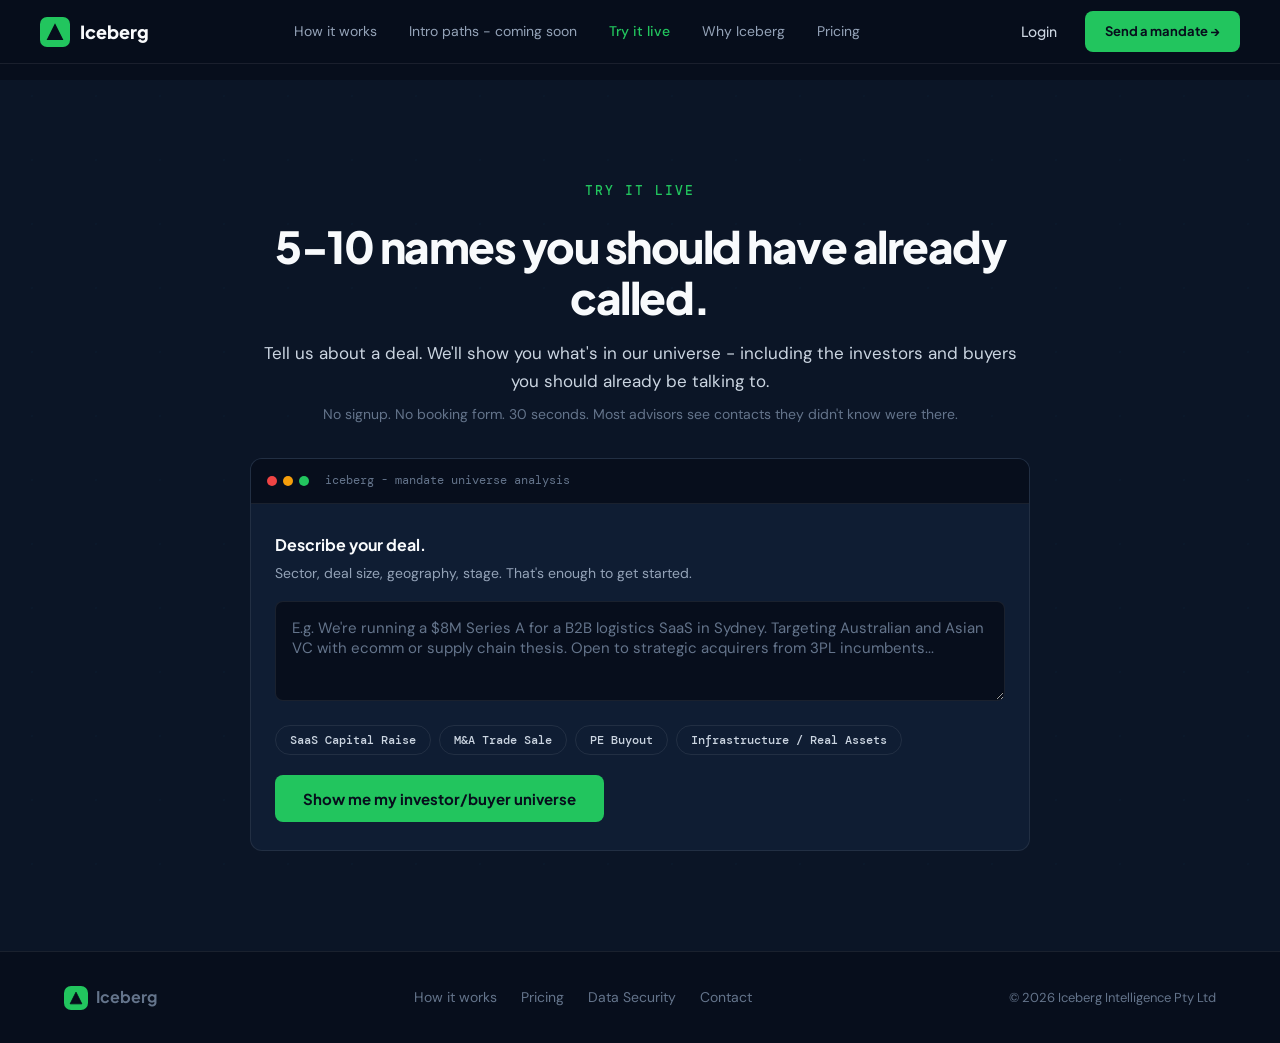
<file: try-it-live.html>
<!DOCTYPE html>
<html lang="en">
<head>
<meta charset="UTF-8">
<meta name="viewport" content="width=device-width, initial-scale=1.0">
<title>Try It Live — Iceberg</title>
<link rel="preconnect" href="https://fonts.googleapis.com">
<link rel="preconnect" href="https://fonts.gstatic.com" crossorigin>
<link href="https://fonts.googleapis.com/css2?family=Plus+Jakarta+Sans:ital,wght@0,300;0,400;0,500;0,600;0,700;0,800;1,700&family=DM+Sans:wght@300;400;500&family=DM+Mono:wght@400;500&display=swap" rel="stylesheet">
<link rel="stylesheet" href="styles.css">
</head>
<body>

<nav class="nav" id="nav">
  <div class="nav-inner">
    <a href="index.html" class="nav-logo">
      <div class="nav-logo-icon">
        <svg viewBox="0 0 24 24" fill="none" xmlns="http://www.w3.org/2000/svg">
          <path d="M12 2L2 22h20L12 2z" fill="#070E1C" stroke="#070E1C" stroke-width="1.5"/>
          <path d="M12 8L6 20h12L12 8z" fill="#070E1C"/>
        </svg>
      </div>
      Iceberg
    </a>
    <div class="nav-links">
      <a href="how-it-works.html">How it works</a>
      <a href="intro-paths.html">Intro paths - coming soon</a>
      <a href="try-it-live.html" class="active">Try it live</a>
      <a href="why-iceberg.html">Why Iceberg</a>
      <a href="pricing.html">Pricing</a>
    </div>
    <div class="nav-ctas">
      <a href="#" class="btn-ghost">Login</a>
      <a href="try-it-live.html" class="btn-primary">Send a mandate &rarr;</a>
    </div>
    <button class="nav-mobile-toggle" onclick="document.getElementById('nav').classList.toggle('mobile-open')">&#9776;</button>
  </div>
</nav>

<div style="padding-top:80px"></div>

<!-- ========== DEAL ASSISTANT ========== -->
<section class="deal-assistant">
  <div class="container">
    <div class="deal-assistant-inner fade-up">
      <div class="section-label">TRY IT LIVE</div>
      <h2>5-10 names you should have already called.</h2>
      <p class="deal-assistant-sub">Tell us about a deal. We'll show you what's in our universe - including the investors and buyers you should already be talking to.</p>
      <p class="deal-assistant-note">No signup. No booking form. 30 seconds. Most advisors see contacts they didn't know were there.</p>
      <div class="deal-assistant-window">
        <div class="deal-assistant-chrome">
          <div class="dots"><span></span><span></span><span></span></div>
          <span class="deal-assistant-chrome-label">iceberg - mandate universe analysis</span>
        </div>
        <div class="deal-assistant-body">
          <div class="prompt-label">Describe your deal.</div>
          <div class="prompt-sub">Sector, deal size, geography, stage. That's enough to get started.</div>
          <textarea id="deal-input" placeholder="E.g. We're running a $8M Series A for a B2B logistics SaaS in Sydney. Targeting Australian and Asian VC with ecomm or supply chain thesis. Open to strategic acquirers from 3PL incumbents..."></textarea>
          <div class="deal-chips">
            <button class="deal-chip" onclick="setDealChip('SaaS Capital Raise')">SaaS Capital Raise</button>
            <button class="deal-chip" onclick="setDealChip('M&amp;A Trade Sale')">M&amp;A Trade Sale</button>
            <button class="deal-chip" onclick="setDealChip('PE Buyout')">PE Buyout</button>
            <button class="deal-chip" onclick="setDealChip('Infrastructure / Real Assets')">Infrastructure / Real Assets</button>
          </div>
          <button class="btn-primary" onclick="runDealAssistant()" id="deal-submit">Show me my investor/buyer universe</button>

          <div class="deal-loading" id="deal-loading">
            <div class="deal-loading-dots"><span></span><span></span><span></span></div>
            <p style="margin-top:12px;font-size:14px;">Building your investor/buyer universe...</p>
          </div>

          <div class="deal-result" id="deal-result"></div>
        </div>
      </div>
    </div>
  </div>
</section>

<footer class="footer">
  <div class="container">
    <div class="footer-inner">
      <div class="footer-logo">
        <div class="nav-logo-icon">
          <svg viewBox="0 0 24 24" fill="none" xmlns="http://www.w3.org/2000/svg">
            <path d="M12 2L2 22h20L12 2z" fill="#070E1C" stroke="#070E1C" stroke-width="1.5"/>
            <path d="M12 8L6 20h12L12 8z" fill="#070E1C"/>
          </svg>
        </div>
        Iceberg
      </div>
      <div class="footer-links">
        <a href="how-it-works.html">How it works</a>
        <a href="pricing.html">Pricing</a>
        <a href="#">Data Security</a>
        <a href="#">Contact</a>
      </div>
      <div class="footer-copy">&copy; 2026 Iceberg Intelligence Pty Ltd</div>
    </div>
  </div>
</footer>

<script src="main.js"></script>
</body>
</html>
</file>
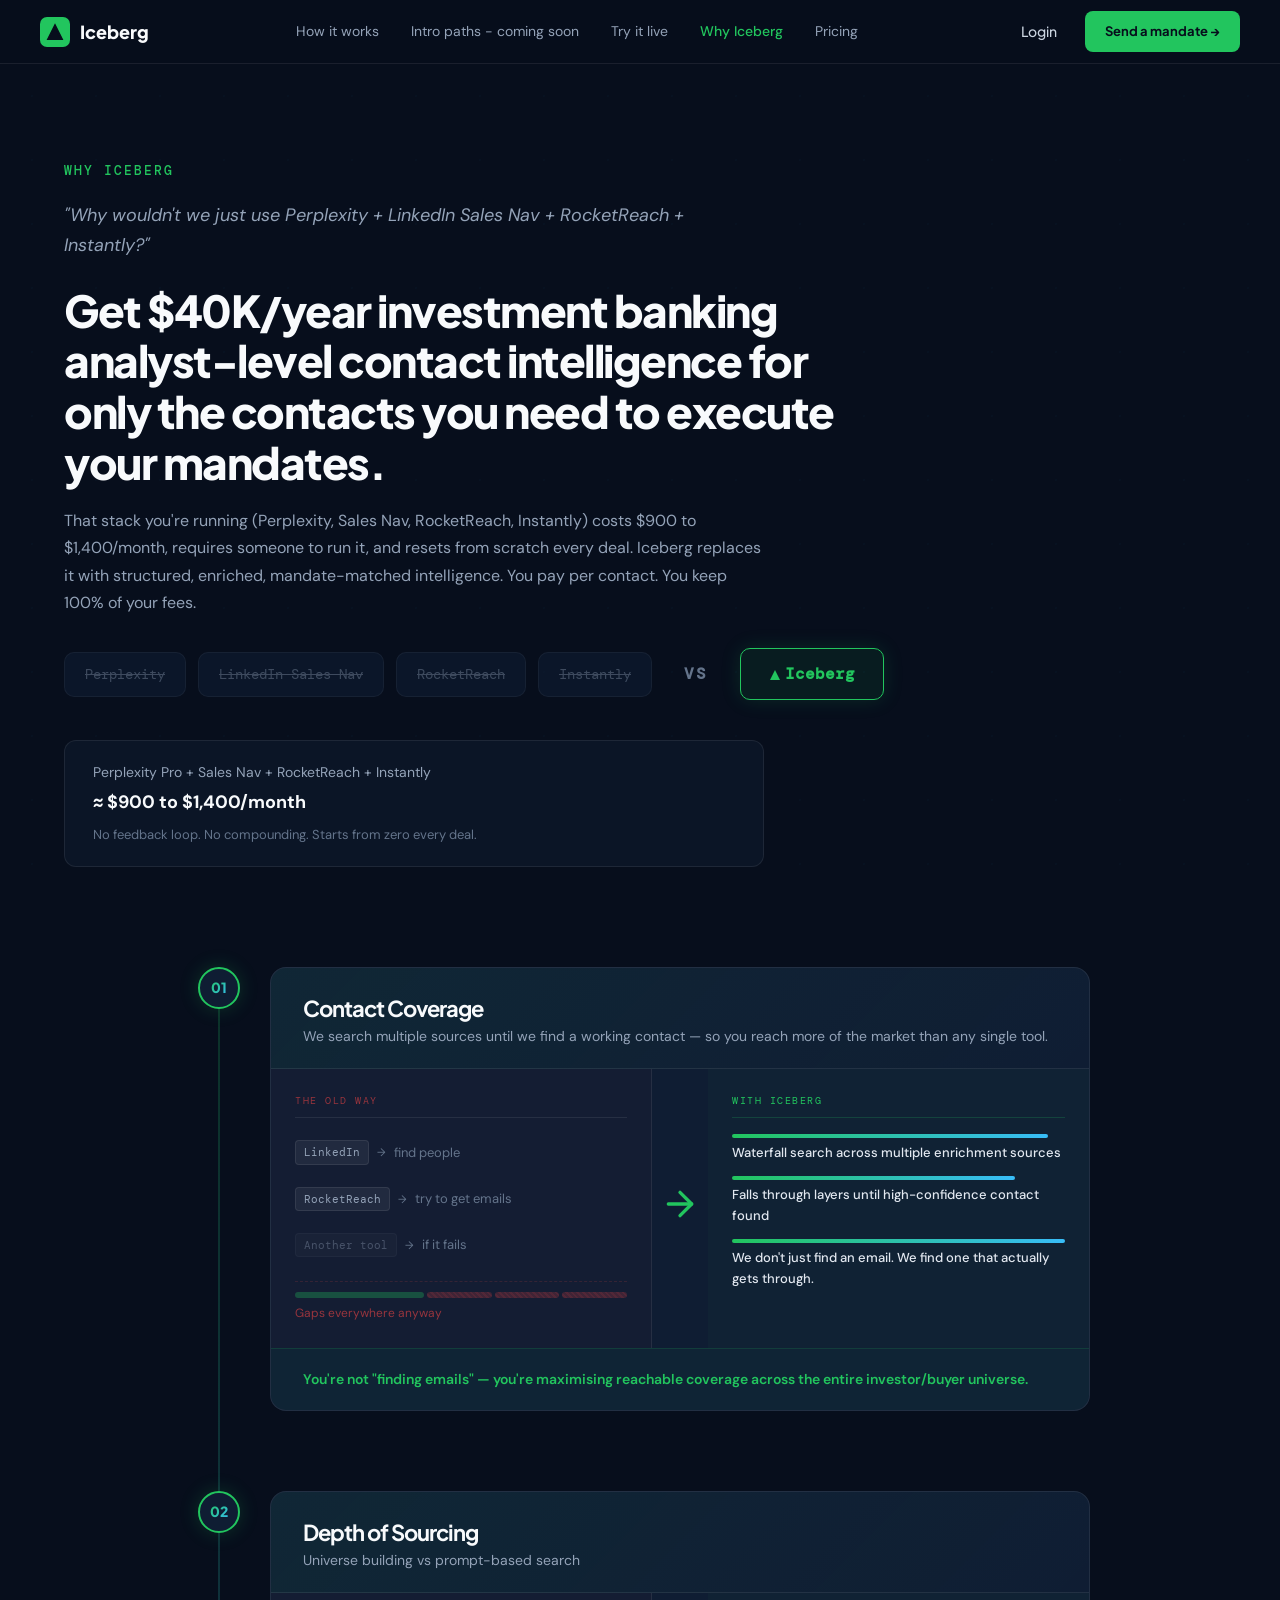
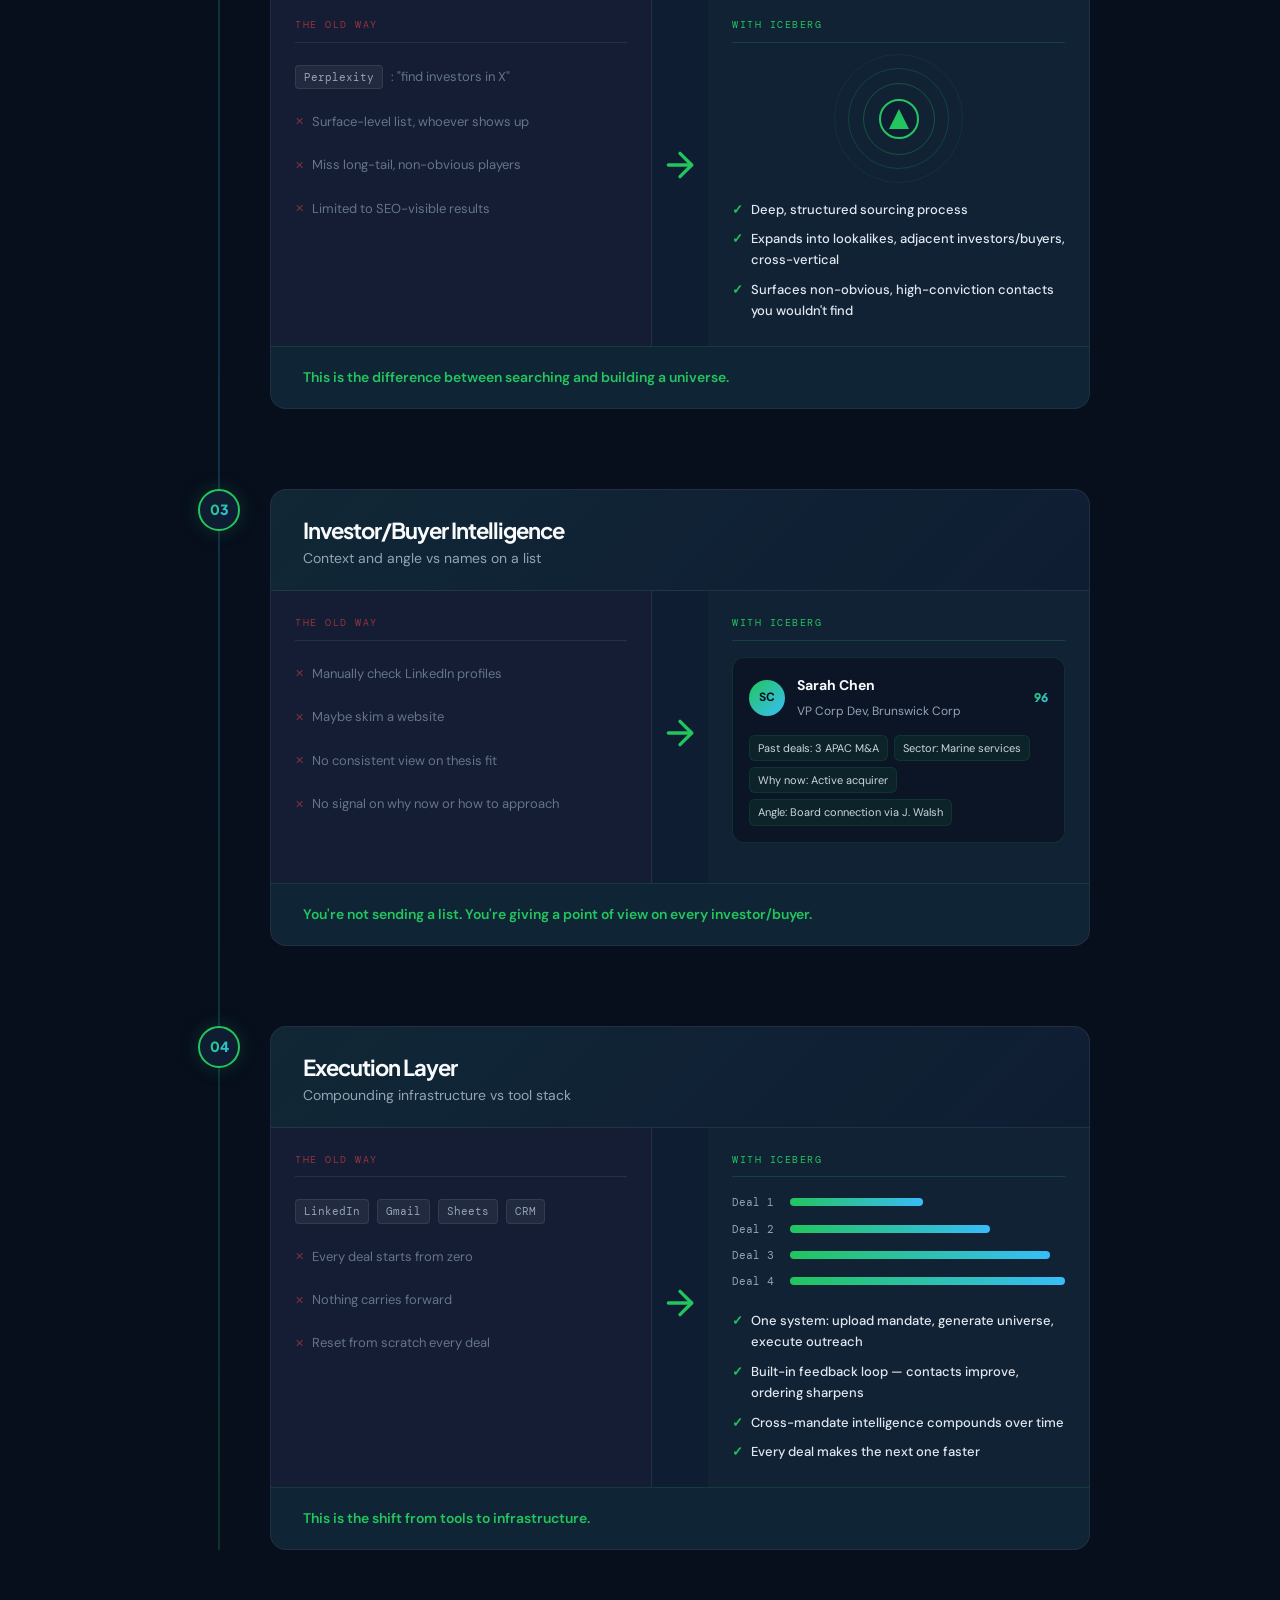
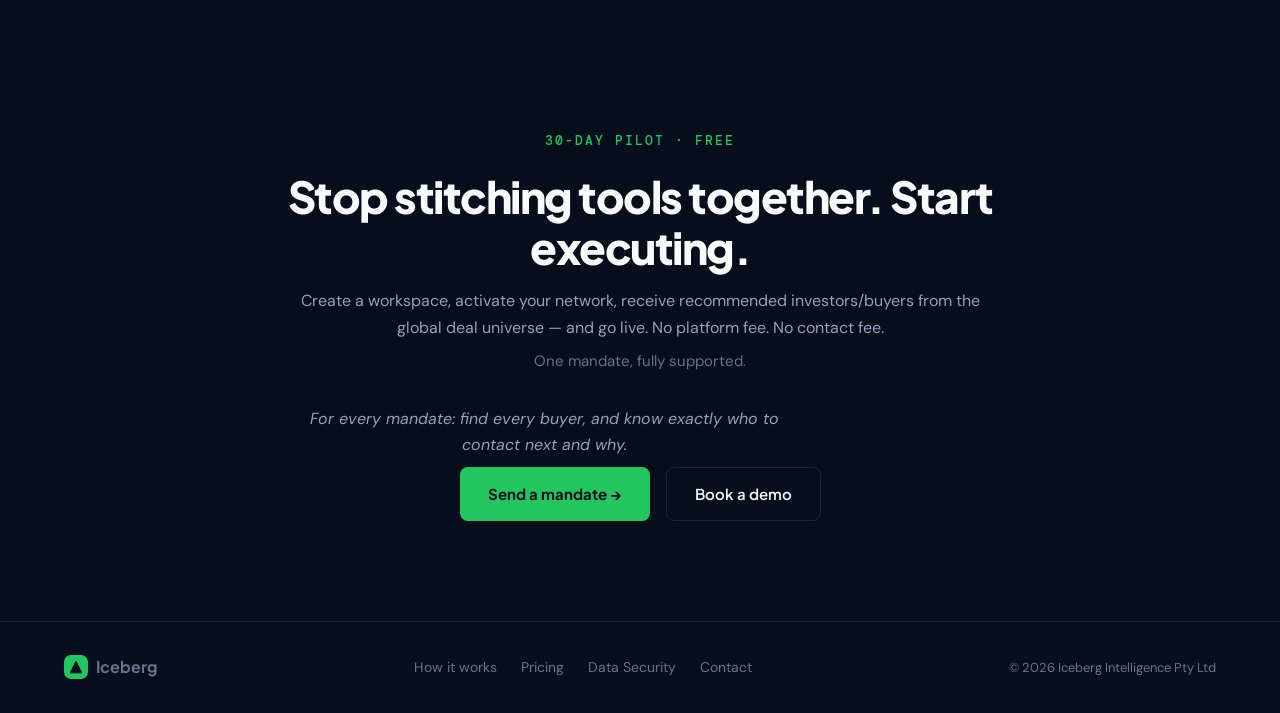
<file: why-iceberg.html>
<!DOCTYPE html>
<html lang="en">
<head>
<meta charset="UTF-8">
<meta name="viewport" content="width=device-width, initial-scale=1.0">
<title>Why Iceberg — Iceberg</title>
<link rel="preconnect" href="https://fonts.googleapis.com">
<link rel="preconnect" href="https://fonts.gstatic.com" crossorigin>
<link href="https://fonts.googleapis.com/css2?family=Plus+Jakarta+Sans:ital,wght@0,300;0,400;0,500;0,600;0,700;0,800;1,700&family=DM+Sans:wght@300;400;500&family=DM+Mono:wght@400;500&display=swap" rel="stylesheet">
<link rel="stylesheet" href="styles.css">
</head>
<body>

<nav class="nav" id="nav">
  <div class="nav-inner">
    <a href="index.html" class="nav-logo">
      <div class="nav-logo-icon">
        <svg viewBox="0 0 24 24" fill="none" xmlns="http://www.w3.org/2000/svg">
          <path d="M12 2L2 22h20L12 2z" fill="#070E1C" stroke="#070E1C" stroke-width="1.5"/>
          <path d="M12 8L6 20h12L12 8z" fill="#070E1C"/>
        </svg>
      </div>
      Iceberg
    </a>
    <div class="nav-links">
      <a href="how-it-works.html">How it works</a>
      <a href="intro-paths.html">Intro paths - coming soon</a>
      <a href="try-it-live.html">Try it live</a>
      <a href="why-iceberg.html" class="active">Why Iceberg</a>
      <a href="pricing.html">Pricing</a>
    </div>
    <div class="nav-ctas">
      <a href="#" class="btn-ghost">Login</a>
      <a href="try-it-live.html" class="btn-primary">Send a mandate &rarr;</a>
    </div>
    <button class="nav-mobile-toggle" onclick="document.getElementById('nav').classList.toggle('mobile-open')">&#9776;</button>
  </div>
</nav>

<div style="padding-top:80px"></div>

<!-- ========== 1. HERO ========== -->
<section class="aida-section" style="background:var(--bg-base);padding:80px 0 60px;">
  <div class="container">
    <div class="fade-up">
      <div class="section-label">WHY ICEBERG</div>
      <div class="why-question">"Why wouldn't we just use Perplexity + LinkedIn Sales Nav + RocketReach + Instantly?"</div>
      <h2 style="max-width:800px;">Get $40K/year investment banking analyst-level contact intelligence for only the contacts you need to execute your mandates.</h2>
      <p class="aida-body" style="max-width:700px;margin-top:20px;">That stack you're running (Perplexity, Sales Nav, RocketReach, Instantly) costs $900 to $1,400/month, requires someone to run it, and resets from scratch every deal. Iceberg replaces it with structured, enriched, mandate-matched intelligence. You pay per contact. You keep 100% of your fees.</p>
    </div>
    <div class="tool-strip fade-up" style="margin-top:32px;">
      <span class="tool-pill">Perplexity</span>
      <span class="tool-pill">LinkedIn Sales Nav</span>
      <span class="tool-pill">RocketReach</span>
      <span class="tool-pill">Instantly</span>
      <span class="tool-pill vs">vs</span>
      <span class="tool-pill iceberg"><svg width="12" height="12" viewBox="0 0 24 24" fill="var(--green)" stroke="none" style="vertical-align:middle;margin-right:4px;"><polygon points="12,2 2,22 22,22"/></svg>Iceberg</span>
    </div>
    <div class="fade-up" style="margin-top:24px;padding:20px 28px;background:var(--bg-800);border:1px solid var(--border);border-radius:12px;max-width:700px;">
      <p style="color:var(--text-300);font-size:14px;margin:0 0 4px;">Perplexity Pro + Sales Nav + RocketReach + Instantly</p>
      <p style="color:var(--text-white);font-size:18px;font-weight:700;margin:0;">&#8776; $900 to $1,400/month</p>
      <p style="color:var(--text-400);font-size:13px;margin:6px 0 0;">No feedback loop. No compounding. Starts from zero every deal.</p>
    </div>
  </div>
</section>

<!-- ========== STORYTELLING JOURNEY ========== -->
<section class="journey-section" style="background:var(--bg-base);">
  <div class="container">
    <div class="journey-timeline">
      <div class="journey-line"></div>

      <!-- Chapter 01 -->
      <div class="journey-chapter" data-chapter="1">
        <div class="journey-marker"><span>01</span></div>
        <div class="journey-content">
          <div class="journey-header fade-up">
            <h3 class="journey-title">Contact Coverage</h3>
            <p class="journey-subtitle">We search multiple sources until we find a working contact &mdash; so you reach more of the market than any single tool.</p>
          </div>
          <div class="journey-scene">
            <div class="journey-pain fade-up">
              <div class="journey-scene-label">The old way</div>
              <div class="journey-pain-sequence">
                <div class="journey-pain-step" style="--step:0">
                  <span class="journey-tool-badge">LinkedIn</span>
                  <span class="journey-arrow">&rarr;</span>
                  <span>find people</span>
                </div>
                <div class="journey-pain-step" style="--step:1">
                  <span class="journey-tool-badge">RocketReach</span>
                  <span class="journey-arrow">&rarr;</span>
                  <span>try to get emails</span>
                </div>
                <div class="journey-pain-step" style="--step:2">
                  <span class="journey-tool-badge faded">Another tool</span>
                  <span class="journey-arrow">&rarr;</span>
                  <span>if it fails</span>
                </div>
                <div class="journey-pain-result">
                  <div class="journey-gap-bar">
                    <div class="journey-gap-fill"></div>
                    <div class="journey-gap-missing"></div>
                    <div class="journey-gap-missing"></div>
                    <div class="journey-gap-missing"></div>
                  </div>
                  <span>Gaps everywhere anyway</span>
                </div>
              </div>
            </div>
            <div class="journey-transform fade-up">
              <div class="journey-transform-arrow">
                <svg width="40" height="40" viewBox="0 0 24 24" fill="none" stroke="var(--green)" stroke-width="2" stroke-linecap="round" stroke-linejoin="round"><path d="M5 12h14"/><path d="m12 5 7 7-7 7"/></svg>
              </div>
            </div>
            <div class="journey-win fade-up">
              <div class="journey-scene-label journey-win-label">With Iceberg</div>
              <div class="journey-win-cascade">
                <div class="journey-cascade-layer" style="--layer:0">
                  <div class="journey-cascade-bar" style="--width:95%"></div>
                  <span>Waterfall search across multiple enrichment sources</span>
                </div>
                <div class="journey-cascade-layer" style="--layer:1">
                  <div class="journey-cascade-bar" style="--width:85%"></div>
                  <span>Falls through layers until high-confidence contact found</span>
                </div>
                <div class="journey-cascade-layer" style="--layer:2">
                  <div class="journey-cascade-bar" style="--width:100%"></div>
                  <span>We don't just find an email. We find one that actually gets through.</span>
                </div>
              </div>
            </div>
          </div>
          <div class="journey-punchline fade-up">
            <div class="journey-punchline-glow"></div>
            <p>You're not "finding emails" &mdash; you're maximising reachable coverage across the entire investor/buyer universe.</p>
          </div>
        </div>
      </div>

      <!-- Chapter 02 -->
      <div class="journey-chapter" data-chapter="2">
        <div class="journey-marker"><span>02</span></div>
        <div class="journey-content">
          <div class="journey-header fade-up">
            <h3 class="journey-title">Depth of Sourcing</h3>
            <p class="journey-subtitle">Universe building vs prompt-based search</p>
          </div>
          <div class="journey-scene">
            <div class="journey-pain fade-up">
              <div class="journey-scene-label">The old way</div>
              <div class="journey-pain-sequence">
                <div class="journey-pain-step" style="--step:0">
                  <span class="journey-tool-badge">Perplexity</span>
                  <span>: "find investors in X"</span>
                </div>
                <div class="journey-pain-step" style="--step:1">
                  <span class="journey-x">&#10005;</span>
                  <span>Surface-level list, whoever shows up</span>
                </div>
                <div class="journey-pain-step" style="--step:2">
                  <span class="journey-x">&#10005;</span>
                  <span>Miss long-tail, non-obvious players</span>
                </div>
                <div class="journey-pain-step" style="--step:3">
                  <span class="journey-x">&#10005;</span>
                  <span>Limited to SEO-visible results</span>
                </div>
              </div>
            </div>
            <div class="journey-transform fade-up">
              <div class="journey-transform-arrow">
                <svg width="40" height="40" viewBox="0 0 24 24" fill="none" stroke="var(--green)" stroke-width="2" stroke-linecap="round" stroke-linejoin="round"><path d="M5 12h14"/><path d="m12 5 7 7-7 7"/></svg>
              </div>
            </div>
            <div class="journey-win fade-up">
              <div class="journey-scene-label journey-win-label">With Iceberg</div>
              <div class="journey-universe-expand">
                <div class="journey-ring journey-ring-1"></div>
                <div class="journey-ring journey-ring-2"></div>
                <div class="journey-ring journey-ring-3"></div>
                <div class="journey-ring-center">
                  <svg width="24" height="24" viewBox="0 0 24 24" fill="var(--green)" stroke="none"><polygon points="12,2 2,22 22,22"/></svg>
                </div>
              </div>
              <div class="journey-win-list">
                <div class="journey-win-item" style="--delay:0"><span class="journey-check">&#10003;</span> Deep, structured sourcing process</div>
                <div class="journey-win-item" style="--delay:1"><span class="journey-check">&#10003;</span> Expands into lookalikes, adjacent investors/buyers, cross-vertical</div>
                <div class="journey-win-item" style="--delay:2"><span class="journey-check">&#10003;</span> Surfaces non-obvious, high-conviction contacts you wouldn't find</div>
              </div>
            </div>
          </div>
          <div class="journey-punchline fade-up">
            <div class="journey-punchline-glow"></div>
            <p>This is the difference between searching and building a universe.</p>
          </div>
        </div>
      </div>

      <!-- Chapter 03 -->
      <div class="journey-chapter" data-chapter="3">
        <div class="journey-marker"><span>03</span></div>
        <div class="journey-content">
          <div class="journey-header fade-up">
            <h3 class="journey-title">Investor/Buyer Intelligence</h3>
            <p class="journey-subtitle">Context and angle vs names on a list</p>
          </div>
          <div class="journey-scene">
            <div class="journey-pain fade-up">
              <div class="journey-scene-label">The old way</div>
              <div class="journey-pain-sequence">
                <div class="journey-pain-step" style="--step:0"><span class="journey-x">&#10005;</span> Manually check LinkedIn profiles</div>
                <div class="journey-pain-step" style="--step:1"><span class="journey-x">&#10005;</span> Maybe skim a website</div>
                <div class="journey-pain-step" style="--step:2"><span class="journey-x">&#10005;</span> No consistent view on thesis fit</div>
                <div class="journey-pain-step" style="--step:3"><span class="journey-x">&#10005;</span> No signal on why now or how to approach</div>
              </div>
            </div>
            <div class="journey-transform fade-up">
              <div class="journey-transform-arrow">
                <svg width="40" height="40" viewBox="0 0 24 24" fill="none" stroke="var(--green)" stroke-width="2" stroke-linecap="round" stroke-linejoin="round"><path d="M5 12h14"/><path d="m12 5 7 7-7 7"/></svg>
              </div>
            </div>
            <div class="journey-win fade-up">
              <div class="journey-scene-label journey-win-label">With Iceberg</div>
              <div class="journey-intel-card">
                <div class="journey-intel-header">
                  <div class="journey-intel-avatar">SC</div>
                  <div>
                    <strong>Sarah Chen</strong>
                    <span>VP Corp Dev, Brunswick Corp</span>
                  </div>
                  <span class="journey-intel-score">96</span>
                </div>
                <div class="journey-intel-signals">
                  <span class="journey-signal">Past deals: 3 APAC M&amp;A</span>
                  <span class="journey-signal">Sector: Marine services</span>
                  <span class="journey-signal">Why now: Active acquirer</span>
                  <span class="journey-signal">Angle: Board connection via J. Walsh</span>
                </div>
              </div>
            </div>
          </div>
          <div class="journey-punchline fade-up">
            <div class="journey-punchline-glow"></div>
            <p>You're not sending a list. You're giving a point of view on every investor/buyer.</p>
          </div>
        </div>
      </div>

      <!-- Chapter 04 -->
      <div class="journey-chapter" data-chapter="4">
        <div class="journey-marker"><span>04</span></div>
        <div class="journey-content">
          <div class="journey-header fade-up">
            <h3 class="journey-title">Execution Layer</h3>
            <p class="journey-subtitle">Compounding infrastructure vs tool stack</p>
          </div>
          <div class="journey-scene">
            <div class="journey-pain fade-up">
              <div class="journey-scene-label">The old way</div>
              <div class="journey-pain-sequence">
                <div class="journey-pain-step" style="--step:0">
                  <span class="journey-tool-badge">LinkedIn</span>
                  <span class="journey-tool-badge">Gmail</span>
                  <span class="journey-tool-badge">Sheets</span>
                  <span class="journey-tool-badge">CRM</span>
                </div>
                <div class="journey-pain-step" style="--step:1"><span class="journey-x">&#10005;</span> Every deal starts from zero</div>
                <div class="journey-pain-step" style="--step:2"><span class="journey-x">&#10005;</span> Nothing carries forward</div>
                <div class="journey-pain-step" style="--step:3"><span class="journey-x">&#10005;</span> Reset from scratch every deal</div>
              </div>
            </div>
            <div class="journey-transform fade-up">
              <div class="journey-transform-arrow">
                <svg width="40" height="40" viewBox="0 0 24 24" fill="none" stroke="var(--green)" stroke-width="2" stroke-linecap="round" stroke-linejoin="round"><path d="M5 12h14"/><path d="m12 5 7 7-7 7"/></svg>
              </div>
            </div>
            <div class="journey-win fade-up">
              <div class="journey-scene-label journey-win-label">With Iceberg</div>
              <div class="journey-compound-visual">
                <div class="journey-compound-bar" style="--deal:1"><span>Deal 1</span><div class="journey-compound-fill" style="--pct:40%"></div></div>
                <div class="journey-compound-bar" style="--deal:2"><span>Deal 2</span><div class="journey-compound-fill" style="--pct:60%"></div></div>
                <div class="journey-compound-bar" style="--deal:3"><span>Deal 3</span><div class="journey-compound-fill" style="--pct:78%"></div></div>
                <div class="journey-compound-bar" style="--deal:4"><span>Deal 4</span><div class="journey-compound-fill" style="--pct:92%"></div></div>
              </div>
              <div class="journey-win-list">
                <div class="journey-win-item" style="--delay:0"><span class="journey-check">&#10003;</span> One system: upload mandate, generate universe, execute outreach</div>
                <div class="journey-win-item" style="--delay:1"><span class="journey-check">&#10003;</span> Built-in feedback loop &mdash; contacts improve, ordering sharpens</div>
                <div class="journey-win-item" style="--delay:2"><span class="journey-check">&#10003;</span> Cross-mandate intelligence compounds over time</div>
                <div class="journey-win-item" style="--delay:3"><span class="journey-check">&#10003;</span> Every deal makes the next one faster</div>
              </div>
            </div>
          </div>
          <div class="journey-punchline fade-up">
            <div class="journey-punchline-glow"></div>
            <p>This is the shift from tools to infrastructure.</p>
          </div>
        </div>
      </div>

    </div>
  </div>
</section>

<!-- ========== 7. CTA ========== -->
<section class="pilot-cta-full">
  <div class="pilot-cta-full-overlay"></div>
  <div class="container pilot-cta-full-content fade-up">
    <div class="section-label" style="color:var(--green);">30-DAY PILOT &middot; FREE</div>
    <h2>Stop stitching tools together. Start executing.</h2>
    <p>Create a workspace, activate your network, receive recommended investors/buyers from the global deal universe &mdash; and go live. No platform fee. No contact fee.</p>
    <p class="clarity">One mandate, fully supported.</p>
    <p class="hero-mandate-line" style="margin-top:16px;"><em>For every mandate: find every buyer, and know exactly who to contact next and why.</em></p>
    <div class="pilot-cta-buttons">
      <a href="try-it-live.html" class="btn-primary">Send a mandate &rarr;</a>
      <a href="try-it-live.html" class="btn-secondary">Book a demo</a>
    </div>
  </div>
</section>

<footer class="footer">
  <div class="container">
    <div class="footer-inner">
      <div class="footer-logo">
        <div class="nav-logo-icon">
          <svg viewBox="0 0 24 24" fill="none" xmlns="http://www.w3.org/2000/svg">
            <path d="M12 2L2 22h20L12 2z" fill="#070E1C" stroke="#070E1C" stroke-width="1.5"/>
            <path d="M12 8L6 20h12L12 8z" fill="#070E1C"/>
          </svg>
        </div>
        Iceberg
      </div>
      <div class="footer-links">
        <a href="how-it-works.html">How it works</a>
        <a href="pricing.html">Pricing</a>
        <a href="#">Data Security</a>
        <a href="#">Contact</a>
      </div>
      <div class="footer-copy">&copy; 2026 Iceberg Intelligence Pty Ltd</div>
    </div>
  </div>
</footer>

<script src="main.js"></script>
</body>
</html>
</file>
<file: styles.css>
/* ========== RESET & BASE ========== */
*, *::before, *::after { box-sizing: border-box; margin: 0; padding: 0; }
html { scroll-behavior: smooth; }
body {
  font-family: 'DM Sans', sans-serif;
  background: #070E1C;
  color: #E2E8F0;
  font-weight: 400;
  line-height: 1.65;
  overflow-x: hidden;
  -webkit-font-smoothing: antialiased;
}

/* ========== DOT GRID OVERLAY ========== */
body::before {
  content: '';
  position: fixed;
  inset: 0;
  background-image: radial-gradient(rgba(56,189,248,0.025) 1px, transparent 1px);
  background-size: 64px 64px;
  pointer-events: none;
  z-index: 0;
}

/* ========== VARIABLES ========== */
:root {
  --bg-base: #070E1C;
  --bg-800: #0B1526;
  --bg-700: #0F1D33;
  --bg-600: #162640;
  --bg-500: #1E334F;
  --green: #22C55E;
  --green-light: #4ADE80;
  --blue: #38BDF8;
  --text-white: #F8FAFC;
  --text-100: #E2E8F0;
  --text-200: #CBD5E1;
  --text-300: #94A3B8;
  --text-400: #64748B;
  --border: rgba(255,255,255,0.08);
  --border-green: rgba(34,197,94,0.22);
  --max-w: 1200px;
  --section-py: 100px;
}

/* ========== TYPOGRAPHY ========== */
h1, h2, h3, h4, h5 {
  font-family: 'Plus Jakarta Sans', sans-serif;
  color: var(--text-white);
  line-height: 1.15;
}
h1 { font-size: clamp(36px, 5vw, 56px); font-weight: 800; letter-spacing: -2px; }
h2 { font-size: clamp(28px, 3.5vw, 44px); font-weight: 800; letter-spacing: -1.5px; }
h3 { font-size: clamp(20px, 2.5vw, 28px); font-weight: 700; letter-spacing: -1px; }
h4 { font-size: 20px; font-weight: 700; }

.section-label {
  font-family: 'DM Mono', monospace;
  font-size: 13px;
  font-weight: 500;
  letter-spacing: 2px;
  color: var(--green);
  text-transform: uppercase;
  margin-bottom: 20px;
}

.container {
  max-width: var(--max-w);
  margin: 0 auto;
  padding: 0 24px;
  position: relative;
  z-index: 1;
}

a { color: inherit; text-decoration: none; }

/* ========== BUTTONS ========== */
.btn-primary {
  display: inline-flex;
  align-items: center;
  gap: 8px;
  background: var(--green);
  color: var(--bg-base);
  font-family: 'Plus Jakarta Sans', sans-serif;
  font-weight: 700;
  font-size: 15px;
  padding: 14px 28px;
  border-radius: 8px;
  border: none;
  cursor: pointer;
  transition: background 0.2s, transform 0.15s;
}
.btn-primary:hover { background: var(--green-light); transform: translateY(-1px); }

.btn-secondary {
  display: inline-flex;
  align-items: center;
  gap: 8px;
  background: transparent;
  color: var(--text-white);
  font-family: 'Plus Jakarta Sans', sans-serif;
  font-weight: 600;
  font-size: 15px;
  padding: 14px 28px;
  border-radius: 8px;
  border: 1px solid rgba(255,255,255,0.1);
  cursor: pointer;
  transition: border-color 0.2s, background 0.2s;
}
.btn-secondary:hover { border-color: rgba(255,255,255,0.25); background: rgba(255,255,255,0.04); }
.btn-ghost {
  display: inline-flex;
  align-items: center;
  background: transparent;
  color: var(--text-200);
  font-family: 'Plus Jakarta Sans', sans-serif;
  font-weight: 500;
  font-size: 14px;
  padding: 10px 16px;
  border-radius: 8px;
  border: none;
  cursor: pointer;
  transition: color 0.2s;
  text-decoration: none;
}
.btn-ghost:hover { color: var(--text-white); }

/* ========== ANIMATIONS ========== */
.fade-up {
  opacity: 0;
  transform: translateY(30px);
  transition: opacity 0.7s ease, transform 0.7s ease;
}
.fade-up.visible {
  opacity: 1;
  transform: translateY(0);
}

@keyframes bob {
  0%, 100% { transform: translateY(0); }
  50% { transform: translateY(-6px); }
}
.bob { animation: bob 3s ease-in-out infinite; }

@keyframes scroll-left {
  0% { transform: translateX(0); }
  100% { transform: translateX(-50%); }
}

@keyframes pulse-dots {
  0%, 100% { opacity: 0.3; }
  50% { opacity: 1; }
}

@keyframes build-bar {
  0% { width: 0; }
  100% { width: 85%; }
}

/* ========== 01 — NAV ========== */
.nav {
  position: fixed;
  top: 0;
  left: 0;
  right: 0;
  z-index: 100;
  padding: 0 24px;
  height: 64px;
  display: flex;
  align-items: center;
  background: rgba(7,14,28,0.92);
  backdrop-filter: blur(16px);
  -webkit-backdrop-filter: blur(16px);
  border-bottom: 1px solid var(--border);
  transition: background 0.3s;
}
.nav-inner {
  max-width: var(--max-w);
  margin: 0 auto;
  width: 100%;
  display: flex;
  align-items: center;
  justify-content: space-between;
}
.nav-logo {
  display: flex;
  align-items: center;
  gap: 10px;
  font-family: 'Plus Jakarta Sans', sans-serif;
  font-weight: 800;
  font-size: 18px;
  color: var(--text-white);
}
.nav-logo-icon {
  width: 30px;
  height: 30px;
  background: var(--green);
  border-radius: 7px;
  display: flex;
  align-items: center;
  justify-content: center;
}
.nav-logo-icon svg { width: 18px; height: 18px; }
.nav-links {
  display: flex;
  gap: 32px;
  align-items: center;
}
.nav-links a {
  font-size: 14px;
  font-weight: 400;
  color: var(--text-300);
  transition: color 0.2s;
}
.nav-links a:hover { color: var(--text-white); }
.nav-ctas {
  display: flex;
  gap: 12px;
  align-items: center;
}
.nav-ctas .btn-primary { padding: 10px 20px; font-size: 13px; }
.nav-ctas .btn-secondary { padding: 10px 20px; font-size: 13px; }

.nav-mobile-toggle {
  display: none;
  background: none;
  border: none;
  color: var(--text-white);
  font-size: 24px;
  cursor: pointer;
}

@media (max-width: 900px) {
  .nav-links, .nav-ctas { display: none; }
  .nav-mobile-toggle { display: block; }
  .nav.mobile-open .nav-links,
  .nav.mobile-open .nav-ctas {
    display: flex;
    flex-direction: column;
    position: absolute;
    top: 64px;
    left: 0;
    right: 0;
    background: rgba(7,14,28,0.98);
    padding: 24px;
    border-bottom: 1px solid var(--border);
  }
  .nav.mobile-open .nav-ctas { padding-top: 0; }
}

/* ========== 02 — HERO ========== */
.hero {
  padding: 140px 0 80px;
  position: relative;
  overflow: hidden;
  min-height: 100vh;
  display: flex;
  align-items: center;
}
.hero::before {
  content: '';
  position: absolute;
  top: -200px;
  right: -200px;
  width: 600px;
  height: 600px;
  background: radial-gradient(circle, rgba(56,189,248,0.08) 0%, transparent 70%);
  pointer-events: none;
}
.hero::after {
  content: '';
  position: absolute;
  bottom: -200px;
  left: -200px;
  width: 600px;
  height: 600px;
  background: radial-gradient(circle, rgba(34,197,94,0.06) 0%, transparent 70%);
  pointer-events: none;
}
.hero-grid {
  display: grid;
  grid-template-columns: 1fr 1fr;
  gap: 60px;
  align-items: start;
}
.hero-eyebrow {
  display: inline-flex;
  align-items: center;
  gap: 8px;
  font-family: 'DM Mono', monospace;
  font-size: 13px;
  font-weight: 500;
  color: var(--green);
  border: 1px solid var(--border-green);
  border-radius: 100px;
  padding: 8px 18px;
  margin-bottom: 28px;
}
.hero h1 .green { color: var(--green); }
.hero-brutal {
  border-left: 3px solid var(--green);
  padding-left: 20px;
  margin: 28px 0;
  font-size: 17px;
  font-weight: 500;
  color: var(--text-100);
  line-height: 1.6;
}
.hero-sub {
  color: var(--text-300);
  font-size: 16px;
  margin-bottom: 32px;
  max-width: 520px;
}
.hero-ctas {
  display: flex;
  gap: 16px;
  flex-wrap: wrap;
  margin-bottom: 36px;
}
.hero-stats {
  display: flex;
  gap: 40px;
  border-top: 1px solid var(--border);
  padding-top: 28px;
}
.hero-stat-value {
  font-family: 'Plus Jakarta Sans', sans-serif;
  font-weight: 700;
  font-size: 18px;
  color: var(--green);
}
.hero-stat-label {
  font-size: 12px;
  color: var(--text-400);
  margin-top: 3px;
}

/* Hero video */
.hero-video-wrap {
  background: var(--bg-700);
  border: 1px solid var(--border);
  border-radius: 12px;
  overflow: hidden;
}
.hero-video-chrome {
  display: flex;
  align-items: center;
  gap: 8px;
  padding: 12px 16px;
  background: var(--bg-800);
  border-bottom: 1px solid var(--border);
}
.hero-video-dots {
  display: flex;
  gap: 6px;
}
.hero-video-dots span {
  width: 10px;
  height: 10px;
  border-radius: 50%;
}
.hero-video-dots span:nth-child(1) { background: #EF4444; }
.hero-video-dots span:nth-child(2) { background: #F59E0B; }
.hero-video-dots span:nth-child(3) { background: #22C55E; }
.hero-video-chrome-label {
  font-family: 'DM Mono', monospace;
  font-size: 12px;
  color: var(--text-400);
  margin-left: 8px;
}
.hero-video-embed {
  position: relative;
  padding-bottom: 56.25%;
  height: 0;
}
.hero-video-embed iframe,
.hero-video-embed video {
  position: absolute;
  top: 0;
  left: 0;
  width: 100%;
  height: 100%;
  border: none;
  object-fit: cover;
}
.hero-video-caption {
  padding: 12px 16px;
  font-size: 13px;
  color: var(--text-400);
  background: var(--bg-800);
  border-top: 1px solid var(--border);
}

@media (max-width: 900px) {
  .hero-grid { grid-template-columns: 1fr; }
  .hero-stats { flex-direction: column; gap: 20px; }
  .hero { min-height: auto; padding: 120px 0 60px; }
}

/* ========== 03 — SOCIAL PROOF ========== */
.social-proof {
  background: var(--bg-800);
  padding: 40px 0;
  border-top: 1px solid var(--border);
  border-bottom: 1px solid var(--border);
}
.social-proof-grid {
  display: grid;
  grid-template-columns: repeat(4, 1fr);
  gap: 0;
  text-align: center;
}
.social-proof-item {
  padding: 16px 20px;
  border-right: 1px solid var(--border);
}
.social-proof-item:last-child { border-right: none; }
.social-proof-value {
  font-family: 'Plus Jakarta Sans', sans-serif;
  font-weight: 800;
  font-size: clamp(22px, 3vw, 32px);
  color: var(--green);
  letter-spacing: -1px;
}
.social-proof-label {
  font-size: 14px;
  color: var(--text-300);
  margin-top: 4px;
}

@media (max-width: 768px) {
  .social-proof-grid { grid-template-columns: repeat(2, 1fr); }
  .social-proof-item:nth-child(2) { border-right: none; }
  .social-proof-item:nth-child(1),
  .social-proof-item:nth-child(2) { border-bottom: 1px solid var(--border); }
}

/* ========== 04 — TRUST STRIP ========== */
.trust-strip {
  background: var(--bg-800);
  padding: 32px 0 40px;
  overflow: hidden;
}
.trust-strip-label {
  text-align: center;
  font-size: 20px;
  font-weight: 600;
  color: #ffffff;
  margin-bottom: 24px;
}
.trust-strip-track {
  display: flex;
  gap: 60px;
  animation: scroll-left 25s linear infinite;
  width: max-content;
}
.trust-strip-track span {
  font-family: 'Plus Jakarta Sans', sans-serif;
  font-weight: 600;
  font-size: 18px;
  color: var(--text-400);
  white-space: nowrap;
  opacity: 0.6;
}
.trust-logo-placeholder {
  background: var(--bg-700);
  border: 1px solid var(--border);
  border-radius: 8px;
  padding: 8px 20px !important;
  font-size: 14px !important;
  letter-spacing: 0.5px;
}

/* ========== 05 — DEAL ASSISTANT ========== */
.deal-assistant {
  background: var(--bg-800);
  padding: var(--section-py) 0;
}
.deal-assistant-inner {
  max-width: 780px;
  margin: 0 auto;
  text-align: center;
}
.deal-assistant-inner h2 {
  margin-bottom: 16px;
}
.deal-assistant-sub {
  color: var(--text-200);
  font-size: 17px;
  margin-bottom: 8px;
}
.deal-assistant-note {
  font-size: 14px;
  color: var(--text-400);
  margin-bottom: 32px;
}
.deal-assistant-window {
  background: var(--bg-700);
  border: 1px solid var(--border);
  border-radius: 12px;
  overflow: hidden;
  text-align: left;
}
.deal-assistant-chrome {
  display: flex;
  align-items: center;
  gap: 8px;
  padding: 12px 16px;
  background: var(--bg-base);
  border-bottom: 1px solid var(--border);
}
.deal-assistant-chrome .dots { display: flex; gap: 6px; }
.deal-assistant-chrome .dots span {
  width: 10px; height: 10px; border-radius: 50%;
}
.deal-assistant-chrome .dots span:nth-child(1) { background: #EF4444; }
.deal-assistant-chrome .dots span:nth-child(2) { background: #F59E0B; }
.deal-assistant-chrome .dots span:nth-child(3) { background: #22C55E; }
.deal-assistant-chrome-label {
  font-family: 'DM Mono', monospace;
  font-size: 12px;
  color: var(--text-400);
  margin-left: 8px;
}
.deal-assistant-body {
  padding: 28px 24px;
}
.deal-assistant-body .prompt-label {
  font-family: 'Plus Jakarta Sans', sans-serif;
  font-weight: 700;
  font-size: 16px;
  color: var(--text-white);
  margin-bottom: 4px;
}
.deal-assistant-body .prompt-sub {
  font-size: 14px;
  color: var(--text-300);
  margin-bottom: 16px;
}
.deal-assistant-body textarea {
  width: 100%;
  min-height: 100px;
  background: var(--bg-base);
  border: 1px solid var(--border);
  border-radius: 8px;
  padding: 16px;
  color: var(--text-100);
  font-family: 'DM Sans', sans-serif;
  font-size: 15px;
  resize: vertical;
  outline: none;
  transition: border-color 0.2s;
}
.deal-assistant-body textarea:focus { border-color: var(--border-green); }
.deal-assistant-body textarea::placeholder { color: var(--text-400); }
.deal-chips {
  display: flex;
  gap: 8px;
  flex-wrap: wrap;
  margin: 16px 0 20px;
}
.deal-chip {
  font-family: 'DM Mono', monospace;
  font-size: 12px;
  font-weight: 500;
  padding: 6px 14px;
  border: 1px solid var(--border);
  border-radius: 100px;
  color: var(--text-200);
  cursor: pointer;
  transition: border-color 0.2s, background 0.2s;
  background: transparent;
}
.deal-chip:hover {
  border-color: var(--border-green);
  background: rgba(34,197,94,0.06);
}

/* Deal result */
.deal-result {
  display: none;
  margin-top: 24px;
  padding-top: 24px;
  border-top: 1px solid var(--border);
}
.deal-result.show { display: block; }
.deal-result-header {
  display: flex;
  align-items: center;
  gap: 12px;
  margin-bottom: 16px;
  flex-wrap: wrap;
}
.deal-result-title {
  font-family: 'Plus Jakarta Sans', sans-serif;
  font-weight: 700;
  font-size: 18px;
  color: var(--text-white);
}
.deal-result-meta {
  font-size: 13px;
  color: var(--text-300);
}
.deal-result-badge {
  font-family: 'DM Mono', monospace;
  font-size: 11px;
  padding: 3px 10px;
  border-radius: 100px;
  background: rgba(34,197,94,0.15);
  color: var(--green);
  font-weight: 500;
}
.deal-result-tags {
  display: flex;
  gap: 6px;
  flex-wrap: wrap;
  margin-bottom: 20px;
}
.deal-result-tag {
  font-family: 'DM Mono', monospace;
  font-size: 11px;
  padding: 4px 12px;
  border-radius: 100px;
  background: rgba(56,189,248,0.1);
  color: var(--blue);
}
.deal-result-table {
  width: 100%;
  margin-bottom: 20px;
}
.deal-result-table-row {
  display: flex;
  align-items: center;
  padding: 10px 0;
  border-bottom: 1px solid var(--border);
  gap: 12px;
}
.deal-result-table-type {
  width: 140px;
  font-size: 14px;
  color: var(--text-200);
  flex-shrink: 0;
}
.deal-result-table-bar {
  flex: 1;
  height: 6px;
  background: var(--bg-base);
  border-radius: 3px;
  overflow: hidden;
}
.deal-result-table-bar-fill {
  height: 100%;
  background: var(--green);
  border-radius: 3px;
  transition: width 1s ease;
}
.deal-result-table-count {
  width: 40px;
  text-align: right;
  font-family: 'DM Mono', monospace;
  font-size: 14px;
  color: var(--text-white);
  font-weight: 500;
}
.deal-result-totals {
  display: grid;
  grid-template-columns: repeat(4, 1fr);
  gap: 12px;
  margin-bottom: 20px;
}
.deal-result-total {
  background: var(--bg-base);
  border-radius: 8px;
  padding: 14px;
  text-align: center;
}
.deal-result-total-value {
  font-family: 'Plus Jakarta Sans', sans-serif;
  font-weight: 800;
  font-size: 22px;
  color: var(--text-white);
}
.deal-result-total-value.blue { color: var(--blue); }
.deal-result-total-value.green { color: var(--green); }
.deal-result-total-label {
  font-size: 11px;
  color: var(--text-400);
  margin-top: 4px;
  font-family: 'DM Mono', monospace;
}
.deal-result-note {
  background: rgba(34,197,94,0.06);
  border: 1px solid var(--border-green);
  border-radius: 8px;
  padding: 14px 18px;
  font-size: 14px;
  color: var(--text-200);
  margin-bottom: 20px;
  line-height: 1.6;
}
.deal-result-note strong { color: var(--green); font-weight: 600; }
.deal-result-ctas {
  display: flex;
  gap: 12px;
  flex-wrap: wrap;
}
.deal-result-next-step {
  margin-top: 24px;
  padding: 28px;
  background: linear-gradient(135deg, rgba(34,197,94,0.08), rgba(34,197,94,0.02));
  border: 1px solid var(--border-green);
  border-radius: 14px;
}
.deal-result-next-step-inner {
  display: flex;
  gap: 16px;
  align-items: flex-start;
  margin-bottom: 20px;
}
.deal-result-next-icon {
  flex-shrink: 0;
  width: 44px;
  height: 44px;
  display: flex;
  align-items: center;
  justify-content: center;
  background: rgba(34,197,94,0.1);
  border-radius: 10px;
}
.deal-loading {
  display: none;
  text-align: center;
  padding: 40px;
  color: var(--text-300);
}
.deal-loading.show { display: block; }
.deal-loading-dots span {
  display: inline-block;
  width: 8px;
  height: 8px;
  border-radius: 50%;
  background: var(--green);
  margin: 0 3px;
  animation: pulse-dots 1.2s ease-in-out infinite;
}
.deal-loading-dots span:nth-child(2) { animation-delay: 0.2s; }
.deal-loading-dots span:nth-child(3) { animation-delay: 0.4s; }

@media (max-width: 600px) {
  .deal-result-totals { grid-template-columns: repeat(2, 1fr); }
}

/* ========== 06 — EASY UPLOAD ========== */
.easy-upload {
  background: var(--bg-800);
  padding: var(--section-py) 0;
  border-top: 1px solid var(--border);
}
.easy-upload-grid {
  display: grid;
  grid-template-columns: 1fr 1fr;
  gap: 60px;
  align-items: center;
}
.upload-mock {
  background: var(--bg-700);
  border: 1px solid var(--border);
  border-radius: 12px;
  overflow: hidden;
  padding: 24px;
}
.upload-zone {
  border: 2px dashed var(--border-green);
  border-radius: 10px;
  padding: 32px;
  text-align: center;
  margin-bottom: 16px;
}
.upload-zone-text {
  color: var(--text-300);
  font-size: 14px;
}
.upload-zone-text strong { color: var(--green); }
.upload-zone-formats {
  font-family: 'DM Mono', monospace;
  font-size: 12px;
  color: var(--text-400);
  margin-top: 8px;
}
.upload-file-row {
  display: flex;
  align-items: center;
  gap: 12px;
  padding: 10px 14px;
  background: var(--bg-base);
  border-radius: 8px;
  margin-bottom: 8px;
  font-size: 13px;
}
.upload-file-icon { color: var(--text-400); }
.upload-file-name { color: var(--text-200); flex: 1; }
.upload-file-check { color: var(--green); font-weight: 700; }
.upload-building {
  display: flex;
  align-items: center;
  gap: 12px;
  padding: 14px;
  background: rgba(34,197,94,0.06);
  border: 1px solid var(--border-green);
  border-radius: 8px;
  margin-top: 12px;
}
.upload-building-bar {
  flex: 1;
  height: 4px;
  background: var(--bg-base);
  border-radius: 2px;
  overflow: hidden;
}
.upload-building-bar-fill {
  height: 100%;
  width: 85%;
  background: var(--green);
  border-radius: 2px;
  animation: build-bar 3s ease-out forwards;
}
.upload-building-text {
  font-family: 'DM Mono', monospace;
  font-size: 12px;
  color: var(--green);
  white-space: nowrap;
}
.upload-building-dots span {
  display: inline-block;
  width: 5px;
  height: 5px;
  border-radius: 50%;
  background: var(--green);
  margin: 0 2px;
  animation: pulse-dots 1.2s ease-in-out infinite;
}
.upload-building-dots span:nth-child(2) { animation-delay: 0.2s; }
.upload-building-dots span:nth-child(3) { animation-delay: 0.4s; }

.easy-upload-brutal {
  border-left: 3px solid var(--green);
  padding-left: 20px;
  margin: 20px 0;
  font-weight: 500;
  color: var(--text-100);
  font-size: 16px;
}
.easy-upload-body {
  color: var(--text-300);
  font-size: 15px;
  margin-bottom: 16px;
}
.easy-upload-steps {
  margin-top: 32px;
  position: relative;
  padding-left: 28px;
}
.easy-upload-steps::before {
  content: '';
  position: absolute;
  left: 10px;
  top: 20px;
  bottom: 20px;
  width: 2px;
  border-left: 2px dashed var(--border);
}
.easy-upload-step {
  margin-bottom: 24px;
  position: relative;
}
.easy-upload-step-icon {
  position: absolute;
  left: -28px;
  top: 0;
  font-size: 20px;
}
.easy-upload-step-title {
  font-family: 'Plus Jakarta Sans', sans-serif;
  font-weight: 700;
  font-size: 15px;
  color: var(--text-white);
  margin-bottom: 4px;
}
.easy-upload-step-desc {
  font-size: 14px;
  color: var(--text-300);
}

@media (max-width: 900px) {
  .easy-upload-grid { grid-template-columns: 1fr; }
}

/* ========== 07 — PROBLEM ========== */
.problem {
  background: var(--bg-base);
  padding: var(--section-py) 0;
}
.problem-grid {
  display: grid;
  grid-template-columns: 1fr 1fr;
  gap: 60px;
  align-items: start;
}
.problem h2 {
  margin-bottom: 24px;
}
.problem h2 .muted {
  font-style: italic;
  color: var(--text-300);
}
.accent-line {
  border-left: 3px solid var(--green);
  background: rgba(34,197,94,0.04);
  padding: 14px 20px;
  margin-bottom: 12px;
  border-radius: 0 8px 8px 0;
  font-weight: 500;
  font-size: 15px;
  color: var(--text-100);
}
.dimmer-context {
  background: var(--bg-700);
  border: 1px solid rgba(255,255,255,0.06);
  border-radius: 8px;
  padding: 18px 20px;
  font-size: 14px;
  color: var(--text-300);
  margin: 24px 0;
}
.problem-conclusion {
  color: var(--text-300);
  font-size: 15px;
  line-height: 1.7;
}

.stat-card {
  background: var(--bg-700);
  border: 1px solid var(--border);
  border-left: 3px solid var(--green);
  border-radius: 8px;
  padding: 24px;
  margin-bottom: 16px;
  transition: border-color 0.3s;
}
.stat-card:hover { border-color: var(--green); }
.stat-card-value {
  font-family: 'Plus Jakarta Sans', sans-serif;
  font-weight: 800;
  font-size: 36px;
  color: var(--green);
  letter-spacing: -1px;
  margin-bottom: 8px;
}
.stat-card-desc {
  font-size: 14px;
  color: var(--text-300);
  line-height: 1.6;
}

@media (max-width: 900px) {
  .problem-grid { grid-template-columns: 1fr; }
}

/* ========== 08 — USE CASES ========== */
.use-cases {
  background: var(--bg-800);
  padding: var(--section-py) 0;
}
.use-cases-grid {
  display: grid;
  grid-template-columns: repeat(3, 1fr);
  gap: 24px;
  margin-top: 40px;
}
.use-case-card {
  background: var(--bg-700);
  border: 1px solid var(--border);
  border-radius: 12px;
  padding: 32px 28px;
  transition: transform 0.3s, box-shadow 0.3s;
  position: relative;
  overflow: hidden;
}
.use-case-card::before {
  content: '';
  position: absolute;
  top: 0;
  left: 0;
  right: 0;
  height: 3px;
  background: transparent;
  transition: background 0.3s;
}
.use-case-card:hover {
  transform: translateY(-4px);
  box-shadow: 0 0 30px rgba(34,197,94,0.08);
}
.use-case-card:hover::before { background: var(--green); }
.use-case-icon { font-size: 28px; margin-bottom: 16px; }
.use-case-card h3 { margin-bottom: 12px; font-size: 20px; }
.use-case-card p {
  font-size: 14px;
  color: var(--text-300);
  line-height: 1.65;
  margin-bottom: 16px;
}
.use-case-tag {
  font-family: 'DM Mono', monospace;
  font-size: 11px;
  padding: 4px 12px;
  border-radius: 100px;
  border: 1px solid var(--border-green);
  color: var(--green);
  display: inline-block;
}

@media (max-width: 900px) {
  .use-cases-grid { grid-template-columns: 1fr; }
}

/* ========== 09 — THE STACK ========== */
.the-stack {
  background: var(--bg-base);
  padding: var(--section-py) 0;
}
.stack-table {
  background: var(--bg-700);
  border: 1px solid var(--border);
  border-radius: 12px;
  overflow: hidden;
  margin-top: 36px;
}
.stack-row {
  display: grid;
  grid-template-columns: 60px 120px 1fr 200px;
  gap: 20px;
  padding: 24px 28px;
  align-items: center;
  border-bottom: 1px solid var(--border);
}
.stack-row:last-child { border-bottom: none; }
.stack-row.highlighted {
  background: rgba(34,197,94,0.05);
  border-top: 1px solid var(--border-green);
  border-bottom: 1px solid var(--border-green);
}
.stack-num {
  font-family: 'DM Mono', monospace;
  font-size: 13px;
  color: var(--text-400);
}
.stack-stage {
  font-family: 'Plus Jakarta Sans', sans-serif;
  font-weight: 700;
  font-size: 15px;
  color: var(--text-white);
}
.stack-desc {
  font-size: 14px;
  color: var(--text-300);
}
.stack-platforms {
  font-family: 'DM Mono', monospace;
  font-size: 13px;
  color: var(--text-400);
  text-align: right;
}
.stack-platforms .iceberg-mark {
  color: var(--green);
  font-weight: 500;
}

@media (max-width: 768px) {
  .stack-row {
    grid-template-columns: 1fr;
    gap: 8px;
  }
  .stack-platforms { text-align: left; }
}

/* ========== 10 — HOW IT WORKS ========== */
.how-it-works {
  background: var(--bg-800);
  padding: var(--section-py) 0;
}
.how-sub {
  color: var(--text-300);
  font-size: 17px;
  margin-bottom: 28px;
  max-width: 640px;
}
.core-promise {
  background: rgba(34,197,94,0.06);
  border: 1px solid var(--border-green);
  border-radius: 10px;
  padding: 20px 24px;
  display: flex;
  align-items: flex-start;
  gap: 14px;
  margin-bottom: 48px;
  max-width: 700px;
}
.core-promise-icon {
  color: var(--green);
  font-size: 20px;
  flex-shrink: 0;
  margin-top: 2px;
}
.core-promise p {
  font-weight: 500;
  font-size: 16px;
  color: var(--text-100);
}

.steps-row {
  display: grid;
  grid-template-columns: repeat(4, 1fr);
  gap: 24px;
  position: relative;
  margin-bottom: 48px;
}
.steps-row::before {
  content: '';
  position: absolute;
  top: 20px;
  left: 40px;
  right: 40px;
  height: 2px;
  background: var(--border);
}
.step-card { position: relative; }
.step-num {
  width: 40px;
  height: 40px;
  border-radius: 50%;
  background: var(--green);
  color: var(--bg-base);
  font-family: 'Plus Jakarta Sans', sans-serif;
  font-weight: 800;
  font-size: 16px;
  display: flex;
  align-items: center;
  justify-content: center;
  margin-bottom: 16px;
  position: relative;
  z-index: 2;
}
.step-card h4 { margin-bottom: 10px; font-size: 17px; }
.step-card p {
  font-size: 14px;
  color: var(--text-300);
  line-height: 1.6;
  margin-bottom: 8px;
}
.step-list {
  list-style: none;
  margin-top: 10px;
}
.step-list li {
  font-size: 13px;
  color: var(--text-400);
  padding: 3px 0;
  padding-left: 16px;
  position: relative;
}
.step-list li::before {
  content: '';
  position: absolute;
  left: 0;
  top: 10px;
  width: 5px;
  height: 5px;
  border-radius: 50%;
  background: var(--green);
}

/* Universe map card */
/* Universe split layout */
.universe-split {
  display: grid;
  grid-template-columns: 1fr 1fr;
  gap: 48px;
  align-items: center;
  margin-top: 48px;
}
.universe-split-video {
  display: flex;
  align-items: center;
  border-radius: 12px;
  overflow: hidden;
}
.universe-split-video video {
  width: 100%;
  height: auto;
  border: none;
  border-radius: 12px;
}
@media (max-width: 900px) {
  .universe-split { grid-template-columns: 1fr; }
}
.universe-card {
  background: var(--bg-700);
  border: 1px solid var(--border);
  border-top: 3px solid var(--green);
  border-radius: 12px;
  padding: 28px;
}
.universe-card-header {
  display: flex;
  align-items: center;
  gap: 12px;
  margin-bottom: 20px;
  flex-wrap: wrap;
}
.universe-card-title {
  font-family: 'Plus Jakarta Sans', sans-serif;
  font-weight: 700;
  font-size: 18px;
  color: var(--text-white);
}
.universe-card-meta {
  font-size: 13px;
  color: var(--text-300);
}
.badge-live {
  font-family: 'DM Mono', monospace;
  font-size: 11px;
  padding: 3px 10px;
  border-radius: 100px;
  background: rgba(34,197,94,0.15);
  color: var(--green);
}
.universe-transform {
  display: flex;
  align-items: center;
  gap: 12px;
  margin-bottom: 20px;
  flex-wrap: wrap;
}
.universe-transform-num {
  font-family: 'Plus Jakarta Sans', sans-serif;
  font-weight: 800;
  font-size: 28px;
  color: var(--text-white);
}
.universe-transform-arrow { color: var(--green); font-size: 20px; }
.universe-transform-result {
  font-family: 'DM Mono', monospace;
  font-size: 13px;
  color: var(--text-200);
}
.universe-table { margin-bottom: 16px; }
.universe-table-row {
  display: flex;
  align-items: center;
  padding: 8px 0;
  gap: 12px;
}
.universe-table-type {
  width: 100px;
  font-size: 14px;
  color: var(--text-200);
}
.universe-table-bar {
  flex: 1;
  height: 6px;
  background: var(--bg-base);
  border-radius: 3px;
  overflow: hidden;
}
.universe-table-bar-fill {
  height: 100%;
  background: var(--green);
  border-radius: 3px;
}
.universe-table-count {
  width: 30px;
  font-family: 'DM Mono', monospace;
  font-size: 14px;
  color: var(--text-white);
  text-align: right;
}
.universe-intro-callout {
  background: rgba(56,189,248,0.06);
  border: 1px solid rgba(56,189,248,0.15);
  border-radius: 8px;
  padding: 12px 16px;
  font-size: 14px;
  color: var(--blue);
  margin-bottom: 14px;
}
.universe-chips {
  display: flex;
  gap: 8px;
  flex-wrap: wrap;
}
.universe-chip {
  font-family: 'DM Mono', monospace;
  font-size: 11px;
  padding: 6px 12px;
  border-radius: 100px;
  background: rgba(34,197,94,0.08);
  color: var(--green-light);
  animation: bob 4s ease-in-out infinite;
}
.universe-chip:nth-child(2) { animation-delay: 1s; }
.universe-card-caption {
  text-align: center;
  font-size: 13px;
  color: var(--text-400);
  margin-top: 20px;
}

@media (max-width: 768px) {
  .steps-row { grid-template-columns: 1fr; }
  .steps-row::before { display: none; }
}

/* ========== 11 — INTRO PATHS ========== */
.intro-paths {
  background: var(--bg-base);
  padding: var(--section-py) 0;
}
.intro-paths-grid {
  display: grid;
  grid-template-columns: 1fr 1fr;
  gap: 60px;
  align-items: start;
}
.intro-paths .brutal-sub {
  border-left: 3px solid var(--green);
  padding-left: 20px;
  font-weight: 600;
  font-size: 16px;
  color: var(--text-100);
  margin: 20px 0;
}
.intro-paths-body {
  font-size: 15px;
  color: var(--text-300);
  line-height: 1.7;
  margin-bottom: 20px;
}
.intro-callout {
  background: rgba(34,197,94,0.06);
  border: 1px solid var(--border-green);
  border-radius: 8px;
  padding: 16px 20px;
  font-size: 14px;
  color: var(--text-200);
  line-height: 1.6;
}

.pathway-card {
  background: var(--bg-700);
  border: 1px solid var(--border);
  border-radius: 10px;
  padding: 20px;
  margin-bottom: 14px;
  transition: border-color 0.3s;
}
.pathway-card.active {
  border-color: rgba(56,189,248,0.3);
  background: var(--bg-600);
}
.pathway-card-header {
  display: flex;
  align-items: center;
  justify-content: space-between;
  margin-bottom: 12px;
}
.pathway-card-name {
  font-family: 'Plus Jakarta Sans', sans-serif;
  font-weight: 700;
  font-size: 15px;
  color: var(--text-white);
}
.pathway-card-role {
  font-size: 13px;
  color: var(--text-300);
}
.pathway-card-score {
  font-family: 'DM Mono', monospace;
  font-size: 14px;
  font-weight: 500;
  color: var(--blue);
  background: rgba(56,189,248,0.1);
  padding: 4px 10px;
  border-radius: 100px;
}
.pathway-card-route {
  background: rgba(56,189,248,0.05);
  border: 1px solid rgba(56,189,248,0.12);
  border-radius: 8px;
  padding: 12px 14px;
  font-size: 13px;
  color: var(--text-200);
  line-height: 1.5;
}
.pathway-footer {
  text-align: center;
  font-family: 'DM Mono', monospace;
  font-size: 13px;
  color: var(--blue);
  margin-top: 16px;
}

@media (max-width: 900px) {
  .intro-paths-grid { grid-template-columns: 1fr; }
}

/* ========== 12 — INTELLIGENCE LAYER ========== */
.intelligence {
  background: var(--bg-800);
  padding: var(--section-py) 0;
}
.intelligence-grid {
  display: grid;
  grid-template-columns: 1fr 1fr;
  gap: 60px;
  align-items: start;
}
.intelligence .brutal-sub {
  border-left: 3px solid var(--green);
  padding-left: 20px;
  font-weight: 600;
  font-size: 16px;
  color: var(--text-100);
  margin: 20px 0;
}
.intelligence-body {
  font-size: 15px;
  color: var(--text-300);
  line-height: 1.7;
  margin-bottom: 16px;
}
.compound-list { margin-top: 24px; }
.compound-item {
  display: flex;
  gap: 12px;
  align-items: flex-start;
  margin-bottom: 16px;
}
.compound-item-icon { font-size: 20px; flex-shrink: 0; }
.compound-item-text {
  font-size: 14px;
  color: var(--text-200);
}

/* Enriched contact card */
.enriched-card {
  background: var(--bg-700);
  border: 1px solid var(--border);
  border-radius: 12px;
  overflow: hidden;
  position: relative;
}
.enriched-card::before {
  content: '';
  position: absolute;
  top: 0;
  left: 0;
  right: 0;
  height: 3px;
  background: linear-gradient(90deg, var(--green), var(--green-light));
}
.enriched-card-header {
  padding: 24px 24px 16px;
  display: flex;
  align-items: center;
  gap: 16px;
}
.enriched-avatar {
  width: 48px;
  height: 48px;
  border-radius: 50%;
  background: linear-gradient(135deg, var(--green), var(--green-light));
  display: flex;
  align-items: center;
  justify-content: center;
  font-family: 'Plus Jakarta Sans', sans-serif;
  font-weight: 800;
  font-size: 16px;
  color: var(--bg-base);
}
.enriched-name {
  font-family: 'Plus Jakarta Sans', sans-serif;
  font-weight: 700;
  font-size: 17px;
  color: var(--text-white);
}
.enriched-role {
  font-size: 13px;
  color: var(--text-300);
}
.enriched-score {
  margin-left: auto;
  font-family: 'DM Mono', monospace;
  font-size: 16px;
  font-weight: 500;
  color: var(--blue);
  background: rgba(56,189,248,0.1);
  padding: 6px 14px;
  border-radius: 100px;
}
.enriched-data-grid {
  display: grid;
  grid-template-columns: repeat(3, 1fr);
  gap: 1px;
  background: var(--border);
  margin: 0 24px;
  border-radius: 8px;
  overflow: hidden;
}
.enriched-data-cell {
  background: var(--bg-700);
  padding: 14px;
}
.enriched-data-label {
  font-family: 'DM Mono', monospace;
  font-size: 10px;
  color: var(--text-400);
  text-transform: uppercase;
  letter-spacing: 1px;
  margin-bottom: 4px;
}
.enriched-data-value {
  font-size: 13px;
  color: var(--text-100);
  font-weight: 500;
}
.enriched-data-value.blue { color: var(--blue); }
.enriched-why {
  margin: 16px 24px 24px;
  background: rgba(34,197,94,0.06);
  border: 1px solid var(--border-green);
  border-radius: 8px;
  padding: 16px;
}
.enriched-why-label {
  font-family: 'DM Mono', monospace;
  font-size: 11px;
  color: var(--green);
  margin-bottom: 8px;
}
.enriched-why-body {
  font-size: 13px;
  color: var(--text-200);
  line-height: 1.6;
}

@media (max-width: 900px) {
  .intelligence-grid { grid-template-columns: 1fr; }
  .enriched-data-grid { grid-template-columns: repeat(2, 1fr); }
}

/* ========== 13 — DYNAMIC RE-RANKING ========== */
.reranking {
  background: var(--bg-base);
  padding: var(--section-py) 0;
}
.reranking-grid {
  display: grid;
  grid-template-columns: 1fr 1fr;
  gap: 60px;
  align-items: start;
}
.reranking .brutal-sub {
  border-left: 3px solid var(--green);
  padding-left: 20px;
  font-weight: 600;
  font-size: 16px;
  color: var(--text-100);
  margin: 20px 0;
}
.reranking-body {
  font-size: 15px;
  color: var(--text-300);
  line-height: 1.7;
  margin-bottom: 24px;
}
.trigger-list { margin-top: 20px; }
.trigger-item {
  display: flex;
  gap: 12px;
  align-items: flex-start;
  margin-bottom: 14px;
}
.trigger-item-icon { font-size: 18px; flex-shrink: 0; }
.trigger-item-text { font-size: 14px; color: var(--text-200); }

/* Ranked feed */
.ranked-feed {
  display: flex;
  flex-direction: column;
  gap: 10px;
}
.ranked-contact {
  background: var(--bg-700);
  border: 1px solid var(--border);
  border-radius: 10px;
  padding: 16px 18px;
  display: flex;
  align-items: center;
  gap: 14px;
  transition: border-color 0.3s;
}
.ranked-contact.top {
  border-color: var(--border-green);
  background: rgba(34,197,94,0.04);
}
.ranked-num {
  font-family: 'Plus Jakarta Sans', sans-serif;
  font-weight: 800;
  font-size: 18px;
  color: var(--text-400);
  width: 28px;
  flex-shrink: 0;
}
.ranked-contact.top .ranked-num { color: var(--green); }
.ranked-info { flex: 1; min-width: 0; }
.ranked-name {
  font-family: 'Plus Jakarta Sans', sans-serif;
  font-weight: 700;
  font-size: 14px;
  color: var(--text-white);
}
.ranked-meta {
  font-size: 12px;
  color: var(--text-400);
  white-space: nowrap;
  overflow: hidden;
  text-overflow: ellipsis;
}
.ranked-signal {
  font-family: 'DM Mono', monospace;
  font-size: 11px;
  padding: 4px 10px;
  border-radius: 100px;
  white-space: nowrap;
  flex-shrink: 0;
}
.ranked-signal.blue { background: rgba(56,189,248,0.12); color: var(--blue); }
.ranked-signal.green { background: rgba(34,197,94,0.12); color: var(--green); }
.ranked-signal.amber { background: rgba(245,158,11,0.12); color: #F59E0B; }
.ranked-more {
  border: 1px dashed var(--border);
  border-radius: 10px;
  padding: 14px;
  text-align: center;
  font-family: 'DM Mono', monospace;
  font-size: 13px;
  color: var(--text-400);
}

@media (max-width: 900px) {
  .reranking-grid { grid-template-columns: 1fr; }
}

/* ========== 14 — NETWORK EFFECT / FOMO ========== */
.fomo {
  background: var(--bg-800);
  padding: var(--section-py) 0;
}
.fomo-grid {
  display: grid;
  grid-template-columns: 1fr 1fr;
  gap: 60px;
  align-items: start;
}
.fomo h2 .green-italic {
  font-style: italic;
  color: var(--green);
}
.fomo-body {
  font-size: 15px;
  color: var(--text-300);
  line-height: 1.7;
  margin-bottom: 16px;
}
.fomo-statement {
  background: var(--bg-600);
  border: 1px solid var(--border-green);
  border-left: 3px solid var(--green);
  border-radius: 8px;
  padding: 20px;
  margin-top: 24px;
  font-weight: 500;
  font-size: 15px;
  color: var(--text-100);
  line-height: 1.6;
}
.fomo-statement .fomo-highlight { color: var(--green); }

.stage-card {
  background: var(--bg-700);
  border: 1px solid var(--border);
  border-radius: 10px;
  padding: 24px;
  margin-bottom: 14px;
}
.stage-card-header {
  display: flex;
  align-items: center;
  gap: 12px;
  margin-bottom: 12px;
}
.stage-icon {
  width: 36px;
  height: 36px;
  border-radius: 50%;
  display: flex;
  align-items: center;
  justify-content: center;
  font-size: 14px;
  font-family: 'DM Mono', monospace;
  font-weight: 500;
  color: var(--bg-base);
}
.stage-icon.s1 { background: rgba(34,197,94,0.3); color: var(--green); }
.stage-icon.s2 { background: rgba(34,197,94,0.65); }
.stage-icon.s3 { background: var(--green); }
.stage-label {
  font-family: 'Plus Jakarta Sans', sans-serif;
  font-weight: 700;
  font-size: 15px;
  color: var(--text-white);
}
.stage-card p {
  font-size: 14px;
  color: var(--text-300);
  line-height: 1.6;
}

@media (max-width: 900px) {
  .fomo-grid { grid-template-columns: 1fr; }
}

/* ========== 15 — WHY ICEBERG ========== */
.why-iceberg {
  background: var(--bg-800);
  padding: var(--section-py) 0;
  border-top: 1px solid var(--border);
}
.why-question {
  font-size: 18px;
  font-style: italic;
  color: var(--text-300);
  margin-bottom: 24px;
  max-width: 700px;
}
.why-iceberg .why-sub {
  font-size: 16px;
  color: var(--text-300);
  margin-bottom: 16px;
  max-width: 700px;
}
.tool-strip {
  display: flex;
  align-items: center;
  gap: 12px;
  flex-wrap: wrap;
  margin-bottom: 40px;
}
.tool-pill {
  font-family: 'DM Mono', monospace;
  font-size: 14px;
  padding: 10px 20px;
  border-radius: 10px;
  border: 1px solid var(--border);
  color: var(--text-400);
  background: var(--bg-700);
  text-decoration: line-through;
  opacity: 0.6;
  transition: opacity 0.3s;
}
.tool-pill:hover {
  opacity: 0.9;
}
.tool-pill.vs {
  border: none;
  background: none;
  color: var(--text-400);
  font-weight: 700;
  font-size: 16px;
  text-decoration: none;
  opacity: 1;
  letter-spacing: 2px;
  text-transform: uppercase;
}
.tool-pill.iceberg {
  border-color: var(--green);
  color: var(--green);
  background: rgba(34,197,94,0.08);
  text-decoration: none;
  opacity: 1;
  font-weight: 600;
  font-size: 16px;
  padding: 12px 28px;
  box-shadow: 0 0 20px rgba(34,197,94,0.15);
}

.comparison-grid {
  display: grid;
  grid-template-columns: 1fr 1fr;
  gap: 28px;
  margin-bottom: 40px;
}
.comparison-card {
  background: var(--bg-700);
  border: 1px solid var(--border);
  border-radius: 16px;
  overflow: hidden;
  transition: transform 0.4s ease, box-shadow 0.4s ease, border-color 0.4s ease;
  position: relative;
}
.comparison-card:hover {
  transform: translateY(-6px);
  box-shadow: 0 20px 50px rgba(0,0,0,0.3);
  border-color: rgba(34,197,94,0.3);
}
.comparison-card-title {
  font-family: 'Plus Jakarta Sans', sans-serif;
  font-weight: 700;
  font-size: 17px;
  color: var(--text-white);
  padding: 22px 24px 14px;
  background: linear-gradient(135deg, rgba(34,197,94,0.04), transparent);
}
.comparison-card-title span { color: var(--text-300); font-weight: 400; font-size: 14px; }
.comparison-columns {
  display: grid;
  grid-template-columns: 1fr 1fr;
}
.comparison-col {
  padding: 18px 22px;
}
.comparison-col.theirs {
  border-right: 1px solid var(--border);
  background: rgba(239,68,68,0.02);
}
.comparison-col-label {
  font-family: 'DM Mono', monospace;
  font-size: 11px;
  letter-spacing: 1.5px;
  color: var(--text-400);
  text-transform: uppercase;
  margin-bottom: 12px;
  padding-bottom: 8px;
  border-bottom: 1px solid var(--border);
}
.comparison-col.theirs .comparison-col-label { color: rgba(239,68,68,0.6); }
.comparison-col.iceberg-col .comparison-col-label { color: var(--green); border-bottom-color: rgba(34,197,94,0.2); }
.comparison-col.iceberg-col {
  background: rgba(34,197,94,0.03);
}
.comparison-col ul {
  list-style: none;
}
.comparison-col ul li {
  font-size: 13px;
  color: var(--text-300);
  padding: 6px 0;
  padding-left: 20px;
  position: relative;
  line-height: 1.55;
}
.comparison-col ul li::before {
  content: '✕';
  position: absolute;
  left: 0;
  top: 6px;
  font-size: 10px;
  color: rgba(239,68,68,0.5);
}
.comparison-col.iceberg-col ul li { color: var(--text-100); font-weight: 500; }
.comparison-col.iceberg-col ul li::before { content: '✓'; color: var(--green); font-weight: 700; font-size: 12px; }
.comparison-punchline {
  padding: 16px 24px;
  border-top: 1px solid rgba(34,197,94,0.15);
  background: rgba(34,197,94,0.04);
  font-size: 14px;
  font-weight: 500;
  color: var(--green);
  display: flex;
  align-items: center;
  gap: 8px;
}

/* ========== DIFF SPLIT (Intro Paths - Cold vs Warm) ========== */
.diff-split {
  display: grid;
  grid-template-columns: 1fr 1fr;
  gap: 60px;
  align-items: center;
}
.diff-split-text .section-label { margin-bottom: 12px; }
.diff-split-text h2 { margin-bottom: 32px; }
.diff-compare-block {
  padding: 20px;
  border-radius: 12px;
  margin-bottom: 20px;
}
.diff-compare-block h4 {
  font-family: 'Plus Jakarta Sans', sans-serif;
  font-size: 15px;
  font-weight: 700;
  margin-bottom: 12px;
}
.diff-compare-block h4 span { color: var(--text-400); font-weight: 400; font-size: 13px; }
.diff-compare-block ul { list-style: none; }
.diff-compare-block ul li {
  font-size: 13px;
  padding: 5px 0;
  padding-left: 20px;
  position: relative;
  line-height: 1.55;
}
.diff-compare-block ul li::before {
  position: absolute;
  left: 0;
  top: 5px;
  font-size: 10px;
}
.diff-cold {
  background: rgba(239,68,68,0.04);
  border: 1px solid rgba(239,68,68,0.1);
}
.diff-cold h4 { color: rgba(239,68,68,0.7); }
.diff-cold ul li { color: var(--text-400); }
.diff-cold ul li::before { content: '✕'; color: rgba(239,68,68,0.5); }
.diff-warm {
  background: rgba(34,197,94,0.04);
  border: 1px solid rgba(34,197,94,0.15);
}
.diff-warm h4 { color: var(--green); }
.diff-warm ul li { color: var(--text-100); font-weight: 500; }
.diff-warm ul li::before { content: '✓'; color: var(--green); font-weight: 700; font-size: 12px; }
.diff-punchline {
  margin-top: 14px;
  padding-top: 14px;
  border-top: 1px solid rgba(34,197,94,0.15);
  font-size: 14px;
  font-weight: 600;
  color: var(--green);
  display: flex;
  align-items: center;
  gap: 8px;
}
.diff-split-visual {
  position: relative;
}
.diff-image-wrap {
  position: relative;
  border-radius: 16px;
  overflow: hidden;
  aspect-ratio: 5/6;
}
.diff-image-wrap img {
  width: 100%;
  height: 100%;
  object-fit: cover;
  display: block;
  filter: brightness(0.6) saturate(0.8);
}
.diff-image-overlay {
  position: absolute;
  inset: 0;
  background: linear-gradient(180deg, rgba(7,14,28,0.3) 0%, rgba(7,14,28,0.7) 100%);
  pointer-events: none;
}
@keyframes float-icon {
  0%, 100% { transform: translateY(0) rotate(0deg); }
  50% { transform: translateY(-16px) rotate(3deg); }
}
.diff-float-icon {
  position: absolute;
  width: 96px;
  height: 96px;
  border-radius: 24px;
  background: rgba(15,29,51,0.92);
  border: 1px solid rgba(255,255,255,0.12);
  backdrop-filter: blur(12px);
  display: flex;
  align-items: center;
  justify-content: center;
  box-shadow: 0 20px 50px rgba(0,0,0,0.5), 0 0 0 1px rgba(34,197,94,0.1), 0 0 30px rgba(34,197,94,0.05);
  animation: float-icon 4s ease-in-out infinite;
  animation-delay: var(--float-delay, 0s);
  z-index: 2;
}
.diff-float-icon svg { width: 44px; height: 44px; }
.diff-float-1 { top: -12%; left: -22%; }
.diff-float-2 { top: 8%; right: -20%; }
.diff-float-3 { top: 45%; left: -24%; }
.diff-float-4 { bottom: 14%; right: -22%; }
.diff-float-5 { bottom: -10%; left: 16%; }
@media (max-width: 900px) {
  .diff-split { grid-template-columns: 1fr; gap: 40px; }
}

/* ========== STORYTELLING COMPARISON SECTIONS ========== */
.story-section {
  padding: 40px 0;
  overflow: hidden;
}
.story-row {
  display: grid;
  grid-template-columns: 1fr 1fr;
  gap: 28px;
}
.story-card {
  background: var(--bg-700);
  border: 1px solid var(--border);
  border-radius: 16px;
  overflow: hidden;
  transition: transform 0.5s cubic-bezier(0.16, 1, 0.3, 1), box-shadow 0.5s ease, border-color 0.5s ease;
}
.story-card:hover {
  transform: translateY(-6px);
  box-shadow: 0 24px 60px rgba(0,0,0,0.35);
  border-color: rgba(34,197,94,0.25);
}
.story-card-header {
  display: flex;
  align-items: center;
  gap: 16px;
  padding: 24px 24px 16px;
  background: linear-gradient(135deg, rgba(34,197,94,0.05), transparent);
}
.story-num-text {
  font-family: 'Plus Jakarta Sans', sans-serif;
  font-size: 36px;
  font-weight: 800;
  background: linear-gradient(135deg, var(--green), var(--blue));
  -webkit-background-clip: text;
  -webkit-text-fill-color: transparent;
  background-clip: text;
  line-height: 1;
  flex-shrink: 0;
}
.story-card-title {
  font-family: 'Plus Jakarta Sans', sans-serif;
  font-size: 18px;
  font-weight: 700;
  color: var(--text-white);
  margin-bottom: 2px;
}
.story-subtitle {
  font-size: 13px;
  color: var(--text-300);
  font-weight: 400;
}
.story-card-columns {
  display: grid;
  grid-template-columns: 1fr 1fr;
}
.story-card-col {
  padding: 16px 20px;
}
.story-card-col.story-theirs {
  border-right: 1px solid var(--border);
  background: rgba(239,68,68,0.02);
}
.story-card-col.story-ours {
  background: rgba(34,197,94,0.03);
}
.story-side-label {
  font-family: 'DM Mono', monospace;
  font-size: 10px;
  letter-spacing: 1.5px;
  text-transform: uppercase;
  margin-bottom: 14px;
  padding-bottom: 8px;
  border-bottom: 1px solid var(--border);
}
.story-theirs .story-side-label {
  color: rgba(239,68,68,0.6);
}
.story-ours .story-side-label {
  color: var(--green);
  border-bottom-color: rgba(34,197,94,0.2);
}
.story-pain-stack,
.story-win-stack {
  display: flex;
  flex-direction: column;
  gap: 0;
}
.story-pain-item,
.story-win-item {
  display: flex;
  align-items: flex-start;
  gap: 10px;
  padding: 8px 0;
  font-size: 13px;
  line-height: 1.55;
  opacity: 0;
  transform: translateY(12px);
  transition: opacity 0.5s ease, transform 0.5s ease;
  transition-delay: calc(var(--delay) * 0.1s);
}
.story-pain-item.visible,
.story-win-item.visible {
  opacity: 1;
  transform: translateY(0);
}
.story-pain-icon {
  color: rgba(239,68,68,0.5);
  font-size: 11px;
  margin-top: 3px;
  flex-shrink: 0;
}
.story-pain-item span:last-child {
  color: var(--text-400);
}
.story-win-icon {
  color: var(--green);
  font-size: 12px;
  font-weight: 700;
  margin-top: 2px;
  flex-shrink: 0;
}
.story-win-item span:last-child {
  color: var(--text-100);
  font-weight: 500;
}
.story-card-punchline {
  padding: 16px 24px;
  border-top: 1px solid rgba(34,197,94,0.15);
  background: rgba(34,197,94,0.04);
  position: relative;
}
.story-card-punchline .story-punchline-line {
  position: absolute;
  top: 0;
  left: 0;
  width: 100%;
  height: 2px;
  background: linear-gradient(90deg, var(--green), transparent);
  transform: scaleX(0);
  transform-origin: left;
  transition: transform 0.8s cubic-bezier(0.16, 1, 0.3, 1);
}
.story-card:hover .story-card-punchline .story-punchline-line {
  transform: scaleX(1);
}
.story-card-punchline p {
  font-size: 14px;
  font-weight: 500;
  color: var(--green);
  line-height: 1.5;
}

@media (max-width: 900px) {
  .story-row { grid-template-columns: 1fr; }
}
@media (max-width: 600px) {
  .story-card-columns { grid-template-columns: 1fr; }
  .story-card-col.story-theirs { border-right: none; border-bottom: 1px solid var(--border); }
}

/* ========== JOURNEY STORYTELLING ========== */
.journey-section {
  padding: 40px 0 80px;
}
.journey-timeline {
  position: relative;
  max-width: 900px;
  margin: 0 auto;
}
.journey-line {
  position: absolute;
  left: 28px;
  top: 0;
  bottom: 0;
  width: 2px;
  background: linear-gradient(180deg, var(--green), var(--blue), var(--green));
  opacity: 0.2;
}
.journey-chapter {
  position: relative;
  padding-left: 80px;
  margin-bottom: 80px;
}
.journey-chapter:last-child { margin-bottom: 0; }
.journey-marker {
  position: absolute;
  left: 8px;
  top: 0;
  width: 42px;
  height: 42px;
  border-radius: 50%;
  background: var(--bg-700);
  border: 2px solid var(--green);
  display: flex;
  align-items: center;
  justify-content: center;
  z-index: 2;
  box-shadow: 0 0 20px rgba(34,197,94,0.2);
  transition: box-shadow 0.5s ease, transform 0.5s ease;
}
.journey-chapter:hover .journey-marker {
  box-shadow: 0 0 40px rgba(34,197,94,0.4);
  transform: scale(1.1);
}
.journey-marker span {
  font-family: 'Plus Jakarta Sans', sans-serif;
  font-weight: 800;
  font-size: 14px;
  background: linear-gradient(135deg, var(--green), var(--blue));
  -webkit-background-clip: text;
  -webkit-text-fill-color: transparent;
  background-clip: text;
}
.journey-content {
  background: var(--bg-700);
  border: 1px solid var(--border);
  border-radius: 16px;
  overflow: hidden;
  transition: border-color 0.5s ease, box-shadow 0.5s ease;
}
.journey-chapter:hover .journey-content {
  border-color: rgba(34,197,94,0.25);
  box-shadow: 0 24px 60px rgba(0,0,0,0.3);
}
.journey-header {
  padding: 28px 32px 20px;
  background: linear-gradient(135deg, rgba(34,197,94,0.06), transparent);
  border-bottom: 1px solid var(--border);
}
.journey-title {
  font-family: 'Plus Jakarta Sans', sans-serif;
  font-size: 22px;
  font-weight: 700;
  color: var(--text-white);
  margin-bottom: 4px;
}
.journey-subtitle {
  font-size: 14px;
  color: var(--text-300);
}
.journey-scene {
  display: grid;
  grid-template-columns: 1fr auto 1fr;
  gap: 0;
  align-items: stretch;
}
.journey-pain {
  padding: 24px;
  background: rgba(239,68,68,0.02);
  border-right: 1px solid var(--border);
}
.journey-win {
  padding: 24px;
  background: rgba(34,197,94,0.03);
}
.journey-scene-label {
  font-family: 'DM Mono', monospace;
  font-size: 10px;
  letter-spacing: 1.5px;
  text-transform: uppercase;
  color: rgba(239,68,68,0.6);
  margin-bottom: 16px;
  padding-bottom: 8px;
  border-bottom: 1px solid var(--border);
}
.journey-win-label {
  color: var(--green) !important;
  border-bottom-color: rgba(34,197,94,0.2) !important;
}
.journey-transform {
  display: flex;
  align-items: center;
  justify-content: center;
  padding: 0 8px;
  background: var(--bg-700);
}
.journey-transform-arrow {
  animation: pulse-arrow 2s ease-in-out infinite;
}
@keyframes pulse-arrow {
  0%, 100% { opacity: 0.5; transform: translateX(0); }
  50% { opacity: 1; transform: translateX(4px); }
}
/* Pain steps */
.journey-pain-sequence {
  display: flex;
  flex-direction: column;
  gap: 10px;
}
.journey-pain-step {
  font-size: 13px;
  color: var(--text-400);
  display: flex;
  align-items: center;
  gap: 8px;
  padding: 6px 0;
  opacity: 0;
  transform: translateX(-12px);
  transition: opacity 0.4s ease, transform 0.4s ease;
  transition-delay: calc(var(--step) * 0.15s);
}
.journey-pain-step.visible {
  opacity: 1;
  transform: translateX(0);
}
.journey-tool-badge {
  display: inline-block;
  padding: 2px 8px;
  border-radius: 4px;
  font-size: 11px;
  font-family: 'DM Mono', monospace;
  background: rgba(255,255,255,0.06);
  border: 1px solid rgba(255,255,255,0.08);
  color: var(--text-300);
  white-space: nowrap;
}
.journey-tool-badge.faded { opacity: 0.4; }
.journey-arrow { color: var(--text-400); font-size: 11px; }
.journey-x {
  color: rgba(239,68,68,0.5);
  font-size: 11px;
  flex-shrink: 0;
}
.journey-pain-result {
  margin-top: 8px;
  padding-top: 10px;
  border-top: 1px dashed rgba(239,68,68,0.15);
  font-size: 12px;
  color: rgba(239,68,68,0.6);
  display: flex;
  flex-direction: column;
  gap: 6px;
}
.journey-gap-bar {
  display: flex;
  gap: 3px;
  height: 6px;
}
.journey-gap-fill {
  flex: 2;
  background: rgba(34,197,94,0.3);
  border-radius: 3px;
}
.journey-gap-missing {
  flex: 1;
  background: rgba(239,68,68,0.2);
  border-radius: 3px;
  position: relative;
}
.journey-gap-missing::after {
  content: '';
  position: absolute;
  inset: 0;
  background: repeating-linear-gradient(45deg, transparent, transparent 2px, rgba(239,68,68,0.1) 2px, rgba(239,68,68,0.1) 4px);
  border-radius: 3px;
}
/* Win cascading bars */
.journey-win-cascade {
  display: flex;
  flex-direction: column;
  gap: 12px;
}
.journey-cascade-layer {
  display: flex;
  flex-direction: column;
  gap: 4px;
  font-size: 13px;
  color: var(--text-100);
  font-weight: 500;
  opacity: 0;
  transform: translateX(20px);
  transition: opacity 0.5s ease, transform 0.5s ease;
  transition-delay: calc(var(--layer) * 0.2s);
}
.journey-cascade-layer.visible {
  opacity: 1;
  transform: translateX(0);
}
.journey-cascade-bar {
  height: 4px;
  background: linear-gradient(90deg, var(--green), var(--blue));
  border-radius: 4px;
  width: 0;
  transition: width 1s cubic-bezier(0.16, 1, 0.3, 1);
  transition-delay: calc(var(--layer) * 0.2s + 0.3s);
}
.journey-cascade-layer.visible .journey-cascade-bar {
  width: var(--width);
}
/* Win items list */
.journey-win-list {
  display: flex;
  flex-direction: column;
  gap: 8px;
}
.journey-win-item {
  font-size: 13px;
  color: var(--text-100);
  font-weight: 500;
  display: flex;
  align-items: flex-start;
  gap: 8px;
  opacity: 0;
  transform: translateY(10px);
  transition: opacity 0.4s ease, transform 0.4s ease;
  transition-delay: calc(var(--delay) * 0.12s);
}
.journey-win-item.visible {
  opacity: 1;
  transform: translateY(0);
}
.journey-check {
  color: var(--green);
  font-weight: 700;
  flex-shrink: 0;
}
/* Expanding universe rings */
.journey-universe-expand {
  position: relative;
  width: 120px;
  height: 120px;
  margin: 0 auto 20px;
}
.journey-ring {
  position: absolute;
  border-radius: 50%;
  border: 1px solid rgba(34,197,94,0.15);
  animation: expand-ring 3s ease-in-out infinite;
}
.journey-ring-1 { inset: 20%; animation-delay: 0s; border-color: rgba(34,197,94,0.3); }
.journey-ring-2 { inset: 8%; animation-delay: 0.5s; border-color: rgba(34,197,94,0.2); }
.journey-ring-3 { inset: -4%; animation-delay: 1s; border-color: rgba(34,197,94,0.1); }
.journey-ring-center {
  position: absolute;
  top: 50%; left: 50%;
  transform: translate(-50%, -50%);
  width: 40px; height: 40px;
  background: var(--bg-700);
  border-radius: 50%;
  display: flex;
  align-items: center;
  justify-content: center;
  border: 2px solid var(--green);
  z-index: 2;
}
@keyframes expand-ring {
  0%, 100% { transform: scale(0.95); opacity: 0.3; }
  50% { transform: scale(1.05); opacity: 1; }
}
/* Intel card for Chapter 03 */
.journey-intel-card {
  background: var(--bg-800);
  border: 1px solid rgba(34,197,94,0.15);
  border-radius: 12px;
  padding: 16px;
  margin-bottom: 16px;
}
.journey-intel-header {
  display: flex;
  align-items: center;
  gap: 12px;
  margin-bottom: 12px;
}
.journey-intel-avatar {
  width: 36px;
  height: 36px;
  border-radius: 50%;
  background: linear-gradient(135deg, var(--green), var(--blue));
  display: flex;
  align-items: center;
  justify-content: center;
  font-size: 12px;
  font-weight: 700;
  color: var(--bg-base);
  flex-shrink: 0;
}
.journey-intel-header strong {
  display: block;
  color: var(--text-white);
  font-size: 14px;
}
.journey-intel-header span {
  font-size: 12px;
  color: var(--text-300);
}
.journey-intel-score {
  margin-left: auto;
  font-family: 'Plus Jakarta Sans', sans-serif;
  font-weight: 800;
  font-size: 20px;
  background: linear-gradient(135deg, var(--green), var(--blue));
  -webkit-background-clip: text;
  -webkit-text-fill-color: transparent;
  background-clip: text;
}
.journey-intel-signals {
  display: flex;
  flex-wrap: wrap;
  gap: 6px;
}
.journey-signal {
  font-size: 11px;
  padding: 3px 8px;
  background: rgba(34,197,94,0.08);
  border: 1px solid rgba(34,197,94,0.12);
  border-radius: 6px;
  color: var(--text-200);
}
/* Compound bar chart for Chapter 04 */
.journey-compound-visual {
  display: flex;
  flex-direction: column;
  gap: 8px;
  margin-bottom: 20px;
}
.journey-compound-bar {
  display: flex;
  align-items: center;
  gap: 10px;
  font-size: 11px;
  color: var(--text-300);
  font-family: 'DM Mono', monospace;
}
.journey-compound-bar span {
  width: 48px;
  flex-shrink: 0;
}
.journey-compound-fill {
  height: 8px;
  background: linear-gradient(90deg, var(--green), var(--blue));
  border-radius: 4px;
  width: 0;
  flex: 1;
  max-width: var(--pct);
  transition: max-width 1.2s cubic-bezier(0.16, 1, 0.3, 1);
  transition-delay: calc(var(--deal) * 0.2s);
}
.journey-compound-visual.visible .journey-compound-fill {
  max-width: var(--pct);
  width: var(--pct);
}
/* Punchline */
.journey-punchline {
  padding: 20px 32px;
  border-top: 1px solid rgba(34,197,94,0.15);
  background: rgba(34,197,94,0.04);
  position: relative;
  overflow: hidden;
}
.journey-punchline-glow {
  position: absolute;
  top: 0; left: -100%;
  width: 100%; height: 2px;
  background: linear-gradient(90deg, transparent, var(--green), transparent);
  animation: glow-sweep 3s ease-in-out infinite;
}
@keyframes glow-sweep {
  0% { left: -100%; }
  100% { left: 100%; }
}
.journey-punchline p {
  font-size: 14px;
  font-weight: 600;
  color: var(--green);
  line-height: 1.5;
}
@media (max-width: 900px) {
  .journey-chapter { padding-left: 60px; }
  .journey-marker { left: 0; width: 36px; height: 36px; }
  .journey-line { left: 17px; }
  .journey-scene { grid-template-columns: 1fr; }
  .journey-pain { border-right: none; border-bottom: 1px solid var(--border); }
  .journey-transform { padding: 12px 0; }
  .journey-transform-arrow { transform: rotate(90deg); }
}
@media (max-width: 600px) {
  .journey-chapter { padding-left: 0; padding-top: 56px; margin-bottom: 48px; }
  .journey-marker { left: 0; top: 0; }
  .journey-line { display: none; }
}

/* ========== INTEGRATIONS TABLE SECTION ========== */
.integrations-section {
  padding: 100px 0;
  background: var(--bg-base);
}
.integrations-intro {
  max-width: 600px;
  margin-bottom: 48px;
}
.integrations-intro h2 {
  margin-bottom: 16px;
}
.integrations-intro h2 span {
  color: var(--blue);
}
.integrations-intro p {
  font-size: 15px;
  color: var(--text-200);
  line-height: 1.7;
}
.integrations-divider {
  display: flex;
  align-items: center;
  gap: 16px;
  margin-bottom: 32px;
  font-family: 'DM Mono', monospace;
  font-size: 11px;
  letter-spacing: 2px;
  color: var(--text-400);
  text-transform: uppercase;
}
.integrations-divider::before,
.integrations-divider::after {
  content: '';
  flex: 1;
  height: 1px;
  background: linear-gradient(90deg, var(--border), transparent);
}
.integrations-divider::after {
  background: linear-gradient(90deg, transparent, var(--border));
}
.integrations-table {
  display: grid;
  grid-template-columns: 1fr 1fr;
  border: 1px solid var(--border);
  border-radius: 12px;
  overflow: hidden;
}
.integrations-col-header {
  padding: 14px 24px;
  font-family: 'DM Mono', monospace;
  font-size: 11px;
  letter-spacing: 1.5px;
  text-transform: uppercase;
  color: var(--text-400);
  background: rgba(255,255,255,0.02);
  border-bottom: 1px solid var(--border);
}
.integrations-col-header:first-child {
  border-right: 1px solid var(--border);
}
.integrations-row {
  display: contents;
}
.integrations-cell {
  padding: 18px 24px;
  border-bottom: 1px solid var(--border);
  transition: background 0.3s ease;
}
.integrations-cell:nth-child(odd) {
  border-right: 1px solid var(--border);
}
.integrations-row:last-child .integrations-cell { border-bottom: none; }
.integrations-row:hover .integrations-cell {
  background: rgba(34,197,94,0.03);
}
.integrations-cell-title {
  font-family: 'Plus Jakarta Sans', sans-serif;
  font-weight: 600;
  font-size: 14px;
  color: var(--text-white);
  display: flex;
  align-items: center;
  gap: 8px;
  margin-bottom: 4px;
}
.integrations-cell-desc {
  font-size: 13px;
  color: var(--text-300);
  line-height: 1.5;
}
.integrations-cell-output-title {
  font-family: 'Plus Jakarta Sans', sans-serif;
  font-weight: 600;
  font-size: 14px;
  color: var(--text-white);
  margin-bottom: 4px;
}
.integrations-cell-output-desc {
  font-size: 13px;
  color: var(--text-300);
  line-height: 1.5;
}
.badge-live-sm {
  display: inline-block;
  padding: 1px 6px;
  border-radius: 4px;
  font-size: 9px;
  font-family: 'DM Mono', monospace;
  font-weight: 500;
  letter-spacing: 0.5px;
  text-transform: uppercase;
  background: rgba(34,197,94,0.15);
  color: var(--green);
  border: 1px solid rgba(34,197,94,0.2);
}
.badge-soon-sm {
  display: inline-block;
  padding: 1px 6px;
  border-radius: 4px;
  font-size: 9px;
  font-family: 'DM Mono', monospace;
  font-weight: 500;
  letter-spacing: 0.5px;
  text-transform: uppercase;
  background: rgba(56,189,248,0.1);
  color: var(--blue);
  border: 1px solid rgba(56,189,248,0.15);
}
.integrations-arrow {
  display: flex;
  align-items: center;
  justify-content: center;
  color: var(--text-400);
  font-size: 16px;
  grid-column: 1 / -1;
}
.integrations-footer {
  margin-top: 24px;
  display: flex;
  align-items: center;
  gap: 10px;
  font-size: 13px;
  color: var(--text-300);
  padding: 14px 20px;
  background: rgba(255,255,255,0.02);
  border: 1px solid var(--border);
  border-radius: 10px;
}
.integrations-footer svg {
  flex-shrink: 0;
}
@media (max-width: 700px) {
  .integrations-table { grid-template-columns: 1fr; }
  .integrations-col-header:first-child { border-right: none; }
  .integrations-cell:nth-child(odd) { border-right: none; }
}

/* ========== FAQ SECTION ========== */
.faq-section {
  padding: 100px 0;
}
.faq-grid {
  max-width: 800px;
  margin: 40px auto 0;
}
.faq-item {
  border-bottom: 1px solid var(--border);
}
.faq-question {
  display: flex;
  align-items: center;
  justify-content: space-between;
  padding: 22px 0;
  cursor: pointer;
  gap: 16px;
  -webkit-user-select: none;
  user-select: none;
}
.faq-question h4 {
  font-family: 'Plus Jakarta Sans', sans-serif;
  font-size: 16px;
  font-weight: 600;
  color: var(--text-white);
  transition: color 0.3s ease;
}
.faq-question:hover h4 {
  color: var(--green);
}
.faq-icon {
  width: 28px;
  height: 28px;
  border-radius: 50%;
  border: 1px solid var(--border);
  display: flex;
  align-items: center;
  justify-content: center;
  flex-shrink: 0;
  transition: transform 0.4s cubic-bezier(0.16, 1, 0.3, 1), border-color 0.3s ease, background 0.3s ease;
}
.faq-icon svg {
  width: 14px;
  height: 14px;
  stroke: var(--text-300);
  stroke-width: 2;
  fill: none;
  transition: stroke 0.3s ease;
}
.faq-item.open .faq-icon {
  transform: rotate(45deg);
  border-color: var(--green);
  background: rgba(34,197,94,0.1);
}
.faq-item.open .faq-icon svg {
  stroke: var(--green);
}
.faq-answer {
  max-height: 0;
  overflow: hidden;
  transition: max-height 0.5s cubic-bezier(0.16, 1, 0.3, 1), opacity 0.4s ease;
  opacity: 0;
}
.faq-item.open .faq-answer {
  max-height: 300px;
  opacity: 1;
}
.faq-answer p {
  padding: 0 0 22px;
  font-size: 14px;
  color: var(--text-300);
  line-height: 1.7;
  max-width: 680px;
}
.faq-split {
  display: grid;
  grid-template-columns: 1fr 1.4fr;
  gap: 60px;
  align-items: start;
}
.faq-split-left {
  position: sticky;
  top: 120px;
}
.faq-split-left .section-label { margin-bottom: 12px; }
.faq-split-left h2 { max-width: 320px; }
.faq-split-right {
  max-width: none;
  margin: 0;
}
@media (max-width: 900px) {
  .faq-split { grid-template-columns: 1fr; gap: 32px; }
  .faq-split-left { position: static; }
}

.net-effect-row {
  display: grid;
  grid-template-columns: repeat(4, 1fr);
  gap: 16px;
}
.net-effect-item {
  background: var(--bg-700);
  border: 1px solid var(--border);
  border-radius: 10px;
  padding: 20px;
}
.net-effect-icon { font-size: 22px; margin-bottom: 10px; }
.net-effect-item h4 {
  font-size: 14px;
  margin-bottom: 6px;
}
.net-effect-item p {
  font-size: 13px;
  color: var(--text-400);
  line-height: 1.5;
}

@media (max-width: 900px) {
  .comparison-grid { grid-template-columns: 1fr; }
  .net-effect-row { grid-template-columns: repeat(2, 1fr); }
}
@media (max-width: 600px) {
  .net-effect-row { grid-template-columns: 1fr; }
}

/* ========== 16 — PRICING ========== */
.pricing {
  background: var(--bg-800);
  padding: var(--section-py) 0 60px;
  border-top: 1px solid var(--border);
}
.pricing-sub {
  font-size: 16px;
  color: var(--text-300);
  max-width: 680px;
  margin-bottom: 40px;
  line-height: 1.7;
}
.pricing-two-col {
  display: grid;
  grid-template-columns: 1.2fr 1fr;
  gap: 40px;
  align-items: start;
}
.pricing-card-large {
  background: var(--bg-700);
  border: 1px solid var(--border);
  border-radius: 16px;
  padding: 36px 32px;
  position: relative;
  transition: border-color 0.4s ease, box-shadow 0.4s ease;
}
.pricing-card-large:hover {
  border-color: rgba(34,197,94,0.2);
  box-shadow: 0 16px 48px rgba(0,0,0,0.2);
}
.pricing-card-large.featured {
  border-color: var(--green);
  box-shadow: 0 0 40px rgba(34,197,94,0.1);
}
.pricing-card-eyebrow {
  font-family: 'DM Mono', monospace;
  font-size: 11px;
  letter-spacing: 1.5px;
  color: var(--green);
  margin-bottom: 8px;
}
.pricing-card-large h3 {
  font-family: 'Plus Jakarta Sans', sans-serif;
  font-size: 24px;
  font-weight: 800;
  color: var(--text-white);
  margin-bottom: 8px;
}
.pricing-card-price {
  font-family: 'Plus Jakarta Sans', sans-serif;
  font-weight: 800;
  font-size: 36px;
  color: var(--text-white);
  margin: 16px 0 8px;
}
.pricing-card-price span {
  font-size: 14px;
  font-weight: 400;
  color: var(--text-400);
}
.pricing-card-note {
  font-size: 13px;
  color: var(--text-400);
  line-height: 1.6;
  margin-bottom: 16px;
}
.pricing-card-detail {
  padding: 24px 0;
}
.pricing-card-detail h4 {
  font-family: 'Plus Jakarta Sans', sans-serif;
  font-size: 16px;
  font-weight: 700;
  color: var(--text-white);
  margin-bottom: 16px;
}
.pricing-card-detail p {
  font-size: 14px;
  color: var(--text-300);
  line-height: 1.7;
  margin-bottom: 12px;
}
.pricing-highlight {
  font-weight: 600;
  color: var(--green);
  font-size: 15px;
}
.pricing-callout-block {
  display: flex;
  align-items: flex-start;
  gap: 12px;
  margin-top: 20px;
  padding: 20px 24px;
  background: rgba(34,197,94,0.06);
  border: 1px solid var(--border-green);
  border-radius: 12px;
}
.pilot-card {
  background: linear-gradient(135deg, var(--bg-700), rgba(34,197,94,0.06));
  border-color: var(--border-green);
}
.pricing-layers {
  display: grid;
  grid-template-columns: 1fr 1fr;
  gap: 28px;
}
.pricing-layer-num {
  font-family: 'Plus Jakarta Sans', sans-serif;
  font-size: 48px;
  font-weight: 800;
  background: linear-gradient(135deg, var(--green), var(--blue));
  -webkit-background-clip: text;
  -webkit-text-fill-color: transparent;
  background-clip: text;
  line-height: 1;
  margin-bottom: 12px;
}
.pricing-layer-desc {
  font-size: 14px;
  color: var(--text-300);
  line-height: 1.6;
  margin-bottom: 16px;
}
.pricing-badge {
  position: absolute;
  top: -12px;
  left: 50%;
  transform: translateX(-50%);
  font-family: 'DM Mono', monospace;
  font-size: 11px;
  padding: 4px 14px;
  border-radius: 100px;
  background: var(--green);
  color: var(--bg-base);
  font-weight: 500;
  white-space: nowrap;
}
.pricing-features {
  list-style: none;
  margin-top: 16px;
  border-top: 1px solid var(--border);
  padding-top: 16px;
}
.pricing-features li {
  font-size: 13px;
  color: var(--text-300);
  padding: 5px 0;
  padding-left: 18px;
  position: relative;
}
.pricing-features li::before {
  content: '✓';
  position: absolute;
  left: 0;
  color: var(--green);
  font-size: 12px;
}
/* Moat / USP section */
.moat-list {
  list-style: none;
  margin-top: 16px;
}
.moat-list li {
  font-size: 15px;
  color: var(--text-200);
  padding: 6px 0 6px 24px;
  position: relative;
  font-weight: 500;
}
.moat-list li::before {
  content: ''; position: absolute; left: 0; top: 12px;
  width: 8px; height: 8px; border-radius: 50%;
  background: var(--green);
}
.moat-visual {
  display: flex;
  flex-direction: column;
  gap: 20px;
}
.moat-card {
  border-radius: 12px;
  padding: 24px;
}
.moat-card-org {
  background: var(--bg-700);
  border: 1px solid var(--border);
}
.moat-card-org p {
  font-size: 14px;
  color: var(--text-400);
  font-style: italic;
}
.moat-card-contact {
  background: rgba(34,197,94,0.04);
  border: 1px solid rgba(34,197,94,0.2);
}
.moat-card-label {
  font-family: 'DM Mono', monospace;
  font-size: 10px;
  letter-spacing: 1.5px;
  text-transform: uppercase;
  margin-bottom: 12px;
}
.moat-card-org .moat-card-label { color: var(--text-400); }
.moat-card-contact .moat-card-label { color: var(--green); }
.moat-contact-row {
  display: flex;
  justify-content: space-between;
  align-items: center;
  margin-bottom: 14px;
}
.moat-contact-row strong {
  font-size: 15px;
  color: var(--text-white);
}
.moat-contact-row span {
  font-size: 12px;
  color: var(--text-300);
}
.moat-contact-details {
  display: flex;
  flex-wrap: wrap;
  gap: 8px 16px;
}
.moat-contact-details span {
  font-size: 12px;
  color: var(--green);
  font-weight: 500;
}

@media (max-width: 900px) {
  .pricing-two-col { grid-template-columns: 1fr; }
  .pricing-layers { grid-template-columns: 1fr; }
}

/* ========== 17 — PILOT CTA (full-width with background) ========== */
.pilot-cta-full {
  position: relative;
  background: url('https://images.unsplash.com/photo-1454165804606-c3d57bc86b40?w=1920&q=80') center/cover no-repeat;
  padding: 100px 0;
  overflow: hidden;
}
.pilot-cta-full-overlay {
  position: absolute;
  inset: 0;
  background: rgba(7, 14, 28, 0.85);
}
.pilot-cta-full-content {
  position: relative;
  z-index: 1;
  text-align: center;
  max-width: 760px;
  margin: 0 auto;
}
.pilot-cta-full-content h2 { margin-bottom: 16px; }
.pilot-cta-full-content p {
  color: var(--text-300);
  font-size: 16px;
  margin-bottom: 8px;
}
.pilot-cta-full-content .clarity {
  font-size: 15px;
  color: var(--text-400);
  margin-bottom: 32px;
}
.pilot-cta-buttons {
  display: flex;
  gap: 16px;
  justify-content: center;
  position: relative;
  flex-wrap: wrap;
}

/* ========== 18 — FOOTER ========== */
.footer {
  background: var(--bg-base);
  border-top: 1px solid var(--border);
  padding: 32px 0;
}
.footer-inner {
  display: flex;
  align-items: center;
  justify-content: space-between;
  flex-wrap: wrap;
  gap: 16px;
}
.footer-logo {
  display: flex;
  align-items: center;
  gap: 8px;
  font-family: 'Plus Jakarta Sans', sans-serif;
  font-weight: 700;
  font-size: 16px;
  color: var(--text-400);
}
.footer-logo .nav-logo-icon {
  width: 24px; height: 24px;
}
.footer-logo .nav-logo-icon svg { width: 14px; height: 14px; }
.footer-links {
  display: flex;
  gap: 24px;
}
.footer-links a {
  font-size: 14px;
  color: var(--text-400);
  transition: color 0.2s;
}
.footer-links a:hover { color: var(--text-white); }
.footer-copy {
  font-size: 13px;
  color: var(--text-400);
}

@media (max-width: 600px) {
  .footer-inner { flex-direction: column; text-align: center; }
}

/* ========== ACTIVE NAV LINK ========== */
.nav-links a.active { color: var(--green); font-weight: 500; }

/* ========== PAGE HEADER (subpages) ========== */
.page-header {
  padding: 140px 0 60px;
  position: relative;
}

/* ========== AIDA HOMEPAGE SECTIONS ========== */
.aida-section {
  padding: var(--section-py) 0;
}
.aida-centered {
  text-align: center;
  max-width: 800px;
  margin: 0 auto 48px;
}
.aida-body {
  font-size: 16px;
  color: var(--text-300);
  line-height: 1.7;
}
.aida-two-col {
  display: grid;
  grid-template-columns: 1fr 1fr;
  gap: 60px;
  align-items: stretch;
}
@media (max-width: 900px) {
  .aida-two-col { grid-template-columns: 1fr; }
}

/* Challenge cards */
.challenge-card {
  display: flex;
  align-items: center;
  gap: 16px;
  background: var(--bg-700);
  border: 1px solid var(--border);
  border-radius: 10px;
  padding: 20px;
  margin-bottom: 12px;
  transition: border-color 0.3s;
}
.challenge-card:hover { border-color: rgba(255,255,255,0.15); }
.challenge-icon {
  font-size: 22px;
  flex-shrink: 0;
  margin-top: 2px;
}
.challenge-card p {
  font-size: 15px;
  color: var(--text-200);
  line-height: 1.5;
}

/* Value cards (3-col) */
.value-grid {
  display: grid;
  grid-template-columns: repeat(3, 1fr);
  gap: 24px;
  margin-top: 48px;
}
.value-card {
  background: var(--bg-700);
  border: 1px solid var(--border);
  border-radius: 12px;
  padding: 32px 28px;
  text-align: center;
  transition: transform 0.3s, border-color 0.3s;
}
.value-card:hover {
  transform: translateY(-4px);
  border-color: var(--border-green);
}
.value-icon {
  font-size: 32px;
  margin-bottom: 16px;
}
.value-card h4 {
  font-size: 18px;
  margin-bottom: 10px;
}
.value-card p {
  font-size: 14px;
  color: var(--text-300);
  line-height: 1.6;
}
.value-card-screenshot {
  margin-top: 16px;
}
.screenshot-placeholder {
  width: 100%;
  aspect-ratio: 16 / 10;
  background: var(--bg-700);
  border: 1px dashed var(--border);
  border-radius: 8px;
  display: flex;
  align-items: center;
  justify-content: center;
}
.screenshot-placeholder span {
  font-size: 13px;
  color: var(--text-400);
  font-family: 'DM Mono', monospace;
}
@media (max-width: 768px) {
  .value-grid { grid-template-columns: 1fr; }
}

/* How it works grid (3-col) */
.how-grid {
  display: grid;
  grid-template-columns: repeat(3, 1fr);
  gap: 24px;
  margin-top: 48px;
}
.how-card {
  background: var(--bg-700);
  border: 1px solid var(--border);
  border-radius: 12px;
  padding: 32px 28px;
  position: relative;
}
.how-num {
  font-family: 'DM Mono', monospace;
  font-size: 13px;
  font-weight: 500;
  color: var(--green);
  background: rgba(34,197,94,0.1);
  display: inline-block;
  padding: 4px 12px;
  border-radius: 100px;
  margin-bottom: 16px;
}
.how-card h4 {
  font-size: 18px;
  margin-bottom: 10px;
}
.how-card p {
  font-size: 14px;
  color: var(--text-300);
  line-height: 1.65;
}
@media (max-width: 768px) {
  .how-grid { grid-template-columns: 1fr; }
}

/* HOW IT WORKS — split layout */
.how-split {
  display: grid;
  grid-template-columns: 1fr 1fr;
  gap: 48px;
  align-items: stretch;
}
.how-split-left {
  display: flex;
  flex-direction: column;
}
.how-split-left h2 {
  margin-bottom: 32px;
}
.how-steps {
  display: flex;
  flex-direction: column;
  gap: 24px;
}
.how-step {
  display: flex;
  gap: 16px;
  align-items: flex-start;
}
.how-step .how-num {
  margin-bottom: 0;
  flex-shrink: 0;
  margin-top: 2px;
}
.how-step h4 {
  font-size: 17px;
  margin-bottom: 6px;
}
.how-step p {
  font-size: 14px;
  color: var(--text-300);
  line-height: 1.65;
}
.how-split-video {
  display: flex;
  align-items: center;
  border-radius: 12px;
  overflow: hidden;
}
.how-split-video video {
  width: 100%;
  height: auto;
  border: none;
  border-radius: 12px;
}
@media (max-width: 900px) {
  .how-split { grid-template-columns: 1fr; }
  .how-split-video { aspect-ratio: 16/9; position: relative; }
}

/* Impact grid (4-col) */
.impact-grid {
  display: grid;
  grid-template-columns: repeat(4, 1fr);
  gap: 20px;
  margin-top: 48px;
}
.impact-card {
  background: var(--bg-700);
  border: 1px solid var(--border);
  border-left: 3px solid var(--green);
  border-radius: 8px;
  padding: 24px;
}
.impact-value {
  font-family: 'Plus Jakarta Sans', sans-serif;
  font-weight: 800;
  font-size: 32px;
  color: var(--green);
  letter-spacing: -1px;
  margin-bottom: 4px;
}
.impact-label {
  font-family: 'DM Mono', monospace;
  font-size: 12px;
  color: var(--text-200);
  text-transform: uppercase;
  letter-spacing: 0.5px;
  margin-bottom: 8px;
}
.impact-card p {
  font-size: 13px;
  color: var(--text-400);
  line-height: 1.5;
}
@media (max-width: 900px) {
  .impact-grid { grid-template-columns: repeat(2, 1fr); }
}
@media (max-width: 600px) {
  .impact-grid { grid-template-columns: 1fr; }
}

/* Testimonial */
.testimonial-block {
  max-width: 700px;
  margin: 0 auto;
  text-align: center;
}
.testimonial-quote {
  font-family: 'Plus Jakarta Sans', sans-serif;
  font-size: clamp(20px, 2.5vw, 26px);
  font-weight: 600;
  color: var(--text-100);
  line-height: 1.5;
  letter-spacing: -0.5px;
  margin-bottom: 28px;
}
.testimonial-meta {
  display: flex;
  align-items: center;
  gap: 12px;
  justify-content: center;
}
.testimonial-avatar {
  width: 40px;
  height: 40px;
  border-radius: 50%;
  background: linear-gradient(135deg, var(--green), var(--green-light));
  display: flex;
  align-items: center;
  justify-content: center;
  color: var(--bg-base);
  font-size: 16px;
}
.testimonial-name {
  font-family: 'Plus Jakarta Sans', sans-serif;
  font-weight: 700;
  font-size: 14px;
  color: var(--text-white);
}
.testimonial-role {
  font-size: 13px;
  color: var(--text-400);
}

/* Benefit items — vertically center in right column */
.aida-two-col > .fade-up:has(.benefit-item) {
  display: flex;
  flex-direction: column;
  justify-content: center;
}
.benefit-item {
  display: flex;
  align-items: flex-start;
  gap: 14px;
  padding: 14px 0;
  border-bottom: 1px solid var(--border);
  font-size: 15px;
  color: var(--text-200);
  line-height: 1.5;
}
.benefit-item:first-child { padding-top: 0; }
.benefit-item:last-child { border-bottom: none; }
.benefit-check {
  color: var(--green);
  font-weight: 700;
  font-size: 16px;
  flex-shrink: 0;
  margin-top: 1px;
}

/* FOMO split — two-column: text left, video right */
.fomo-split {
  padding: 80px 0;
}
.fomo-split-grid {
  display: grid;
  grid-template-columns: 1fr 1fr;
  gap: 48px;
  align-items: stretch;
}
.fomo-split-text {
  display: flex;
  flex-direction: column;
  justify-content: center;
}
.fomo-split-main {
  font-family: 'Plus Jakarta Sans', sans-serif;
  font-size: 28px;
  font-weight: 700;
  color: #ffffff;
  line-height: 1.45;
  margin-bottom: 20px;
}
.fomo-split-highlight {
  font-family: 'Plus Jakarta Sans', sans-serif;
  font-size: 22px;
  font-weight: 700;
  color: var(--green);
  line-height: 1.45;
}
.fomo-split-video {
  position: relative;
  border-radius: 12px;
  overflow: hidden;
  background: var(--bg-700);
  display: flex;
  align-items: center;
}
.fomo-split-video iframe,
.fomo-split-video video {
  width: 100%;
  height: auto;
  border: none;
  border-radius: 12px;
}
@media (max-width: 900px) {
  .fomo-split-grid { grid-template-columns: 1fr; }
  .fomo-split-video { aspect-ratio: 16/9; position: relative; }
}

/* ========== HERO ADDITIONS ========== */
.hero-mandate-line {
  color: var(--text-200);
  font-size: 15px;
  margin-bottom: 24px;
  max-width: 520px;
}
.hero-cta-subtext {
  color: var(--text-400);
  font-size: 13px;
  margin-top: -24px;
  margin-bottom: 0;
}

/* ========== STICKY MOBILE CTA ========== */
.sticky-mobile-cta {
  display: none;
  position: fixed;
  bottom: 0;
  left: 0;
  right: 0;
  z-index: 999;
  padding: 12px 16px;
  background: var(--bg-base);
  border-top: 1px solid var(--border);
  backdrop-filter: blur(12px);
  -webkit-backdrop-filter: blur(12px);
}
.sticky-mobile-cta .btn-primary {
  width: 100%;
  justify-content: center;
  font-size: 16px;
  padding: 14px 24px;
}
@media (max-width: 768px) {
  .sticky-mobile-cta { display: block; }
  body { padding-bottom: 70px; }
}

/* ========== 20 — PRICING HERO (redesigned) ========== */
.pricing-hero {
  position: relative;
  background: linear-gradient(180deg, var(--bg-base) 0%, var(--bg-800) 100%);
  padding: 72px 0 80px;
  border-bottom: 1px solid var(--border);
  overflow: hidden;
}
.pricing-hero-glow {
  position: absolute;
  top: -200px;
  right: -200px;
  width: 600px;
  height: 600px;
  background: radial-gradient(circle, rgba(34,197,94,0.08) 0%, rgba(34,197,94,0) 60%);
  pointer-events: none;
  z-index: 0;
}
.pricing-hero-grid {
  display: grid;
  grid-template-columns: 1.05fr 1fr;
  gap: 64px;
  align-items: center;
  position: relative;
  z-index: 1;
}
.pricing-hero-copy {
  max-width: 560px;
}
.pricing-hero-title {
  font-family: 'Plus Jakarta Sans', sans-serif;
  font-size: clamp(36px, 4.6vw, 54px);
  font-weight: 800;
  letter-spacing: -2px;
  line-height: 1.08;
  color: var(--text-white);
  margin-bottom: 20px;
}
.pricing-hero-sub {
  font-size: 17px;
  color: var(--text-200);
  line-height: 1.65;
  margin-bottom: 32px;
  max-width: 520px;
}
.pricing-hero-ctas {
  display: flex;
  gap: 12px;
  flex-wrap: wrap;
  margin-bottom: 24px;
}
.pricing-hero-trust {
  display: flex;
  gap: 24px;
  flex-wrap: wrap;
}
.pricing-hero-trust-item {
  display: inline-flex;
  align-items: center;
  gap: 8px;
  font-family: 'DM Mono', monospace;
  font-size: 12px;
  color: var(--text-300);
  letter-spacing: 0.5px;
}

/* Price card right side */
.pricing-hero-card {
  background: linear-gradient(180deg, var(--bg-700) 0%, var(--bg-800) 100%);
  border: 1px solid var(--border);
  border-radius: 16px;
  overflow: hidden;
  box-shadow: 0 24px 64px rgba(0,0,0,0.35), 0 0 0 1px rgba(34,197,94,0.06);
  position: relative;
}
.pricing-hero-card::before {
  content: '';
  position: absolute;
  top: 0; left: 0; right: 0;
  height: 1px;
  background: linear-gradient(90deg, transparent, rgba(34,197,94,0.4), transparent);
}
.pricing-hero-card-chrome {
  display: flex;
  align-items: center;
  gap: 12px;
  padding: 12px 18px;
  background: rgba(7,14,28,0.6);
  border-bottom: 1px solid var(--border);
}
.pricing-hero-card-dots {
  display: inline-flex;
  gap: 6px;
}
.pricing-hero-card-dots span {
  width: 10px;
  height: 10px;
  border-radius: 50%;
  background: rgba(255,255,255,0.12);
}
.pricing-hero-card-dots span:first-child { background: rgba(34,197,94,0.45); }
.pricing-hero-card-chrome-label {
  font-family: 'DM Mono', monospace;
  font-size: 11px;
  color: var(--text-400);
  letter-spacing: 0.5px;
}
.pricing-hero-card-body {
  padding: 32px 32px 28px;
}
.pricing-hero-card-eyebrow {
  font-family: 'DM Mono', monospace;
  font-size: 11px;
  letter-spacing: 1.5px;
  text-transform: uppercase;
  color: var(--green);
  margin-bottom: 10px;
}
.pricing-hero-card-price {
  display: flex;
  align-items: baseline;
  gap: 4px;
  margin-bottom: 12px;
  line-height: 1;
}
.pricing-hero-currency {
  font-family: 'Plus Jakarta Sans', sans-serif;
  font-size: 38px;
  font-weight: 700;
  color: var(--text-white);
  line-height: 1;
}
.pricing-hero-amount {
  font-family: 'Plus Jakarta Sans', sans-serif;
  font-size: 96px;
  font-weight: 800;
  color: var(--text-white);
  letter-spacing: -5px;
  line-height: 1;
  background: linear-gradient(180deg, #F8FAFC 0%, #94A3B8 180%);
  -webkit-background-clip: text;
  -webkit-text-fill-color: transparent;
  background-clip: text;
}
.pricing-hero-period {
  font-family: 'DM Sans', sans-serif;
  font-size: 18px;
  font-weight: 400;
  color: var(--text-300);
  margin-left: 6px;
}
.pricing-hero-card-sub {
  font-size: 13px;
  color: var(--text-400);
  line-height: 1.55;
  margin-bottom: 24px;
}
.pricing-hero-card-divider {
  height: 1px;
  background: var(--border);
  margin: 4px 0 20px;
}
.pricing-hero-card-rows {
  display: flex;
  flex-direction: column;
  gap: 12px;
  margin-bottom: 24px;
}
.pricing-hero-card-row {
  display: flex;
  justify-content: space-between;
  align-items: center;
  font-size: 14px;
}
.pricing-hero-card-label {
  color: var(--text-300);
}
.pricing-hero-card-value {
  font-family: 'Plus Jakarta Sans', sans-serif;
  font-weight: 600;
  color: var(--text-white);
}
.pricing-hero-card-value.green { color: var(--green); }

.pricing-hero-card-compare {
  background: rgba(7,14,28,0.45);
  border: 1px solid var(--border);
  border-radius: 10px;
  padding: 14px 18px;
  display: flex;
  flex-direction: column;
  gap: 8px;
}
.pricing-hero-compare-row {
  display: flex;
  justify-content: space-between;
  align-items: center;
  font-size: 13px;
}
.pricing-hero-compare-label { color: var(--text-300); }
.pricing-hero-compare-label.green,
.pricing-hero-compare-price.green { color: var(--green); font-weight: 600; }
.pricing-hero-compare-strike {
  color: var(--text-400);
  text-decoration: line-through;
  text-decoration-color: rgba(148,163,184,0.5);
  font-family: 'Plus Jakarta Sans', sans-serif;
  font-weight: 500;
}
.pricing-hero-compare-win {
  padding-top: 8px;
  border-top: 1px dashed rgba(34,197,94,0.18);
}

/* narrative paragraph below the hero */
.pricing-narrative {
  margin-top: 64px;
  max-width: 780px;
  padding: 28px 32px;
  background: rgba(7,14,28,0.4);
  border-left: 2px solid var(--green);
  border-radius: 0 10px 10px 0;
}
.pricing-narrative p {
  font-size: 15px;
  line-height: 1.75;
  color: var(--text-200);
  margin-bottom: 12px;
}
.pricing-narrative p:last-child { margin-bottom: 0; }
.pricing-narrative strong { color: var(--text-white); font-weight: 600; }

@media (max-width: 900px) {
  .pricing-hero-grid { grid-template-columns: 1fr; gap: 40px; }
  .pricing-hero-amount { font-size: 80px; }
  .pricing-hero { padding: 56px 0 64px; }
  .pricing-narrative { margin-top: 48px; padding: 22px 24px; }
}
@media (max-width: 520px) {
  .pricing-hero-card-body { padding: 24px 22px 22px; }
  .pricing-hero-amount { font-size: 68px; letter-spacing: -3px; }
  .pricing-hero-currency { font-size: 30px; }
}

/* ========== 21 — PROOF EXAMPLE (real mandate) ========== */
.proof-section {
  background: var(--bg-800);
  padding: var(--section-py) 0;
  border-top: 1px solid var(--border);
  border-bottom: 1px solid var(--border);
  position: relative;
  overflow: hidden;
}
.proof-section::before {
  content: '';
  position: absolute;
  top: 0; left: 50%;
  transform: translateX(-50%);
  width: 800px;
  height: 1px;
  background: linear-gradient(90deg, transparent, rgba(34,197,94,0.4), transparent);
}
.proof-intro {
  max-width: 680px;
  margin: 0 auto 48px;
  text-align: center;
}
.proof-intro h2 {
  margin-top: 12px;
}
.proof-intro p {
  font-size: 16px;
  color: var(--text-300);
  line-height: 1.65;
  margin-top: 16px;
}
.proof-card {
  background: linear-gradient(180deg, var(--bg-700) 0%, var(--bg-800) 100%);
  border: 1px solid var(--border);
  border-radius: 16px;
  overflow: hidden;
  max-width: 1080px;
  margin: 0 auto;
  box-shadow: 0 20px 60px rgba(0,0,0,0.3);
}
.proof-card-chrome {
  display: flex;
  align-items: center;
  justify-content: space-between;
  padding: 14px 22px;
  background: rgba(7,14,28,0.6);
  border-bottom: 1px solid var(--border);
}
.proof-card-chrome-left {
  display: flex;
  align-items: center;
  gap: 12px;
}
.proof-card-chrome-dots {
  display: inline-flex;
  gap: 6px;
}
.proof-card-chrome-dots span {
  width: 10px;
  height: 10px;
  border-radius: 50%;
  background: rgba(255,255,255,0.12);
}
.proof-card-chrome-label {
  font-family: 'DM Mono', monospace;
  font-size: 12px;
  color: var(--text-300);
  letter-spacing: 0.5px;
}
.proof-card-live {
  display: inline-flex;
  align-items: center;
  gap: 6px;
  font-family: 'DM Mono', monospace;
  font-size: 11px;
  color: var(--green);
  letter-spacing: 1px;
}
.proof-card-live-dot {
  width: 7px;
  height: 7px;
  border-radius: 50%;
  background: var(--green);
  box-shadow: 0 0 8px var(--green);
  animation: pulse-dots 2s ease-in-out infinite;
}
.proof-card-header {
  padding: 28px 32px 22px;
  border-bottom: 1px solid var(--border);
}
.proof-card-mandate {
  display: flex;
  align-items: center;
  gap: 14px;
  margin-bottom: 10px;
}
.proof-card-mandate-tag {
  font-family: 'DM Mono', monospace;
  font-size: 11px;
  padding: 4px 10px;
  border-radius: 100px;
  background: rgba(56,189,248,0.12);
  color: var(--blue);
  letter-spacing: 0.5px;
}
.proof-card-mandate-size {
  font-family: 'DM Mono', monospace;
  font-size: 12px;
  color: var(--text-400);
}
.proof-card-mandate-name {
  font-family: 'Plus Jakarta Sans', sans-serif;
  font-size: 22px;
  font-weight: 700;
  color: var(--text-white);
  margin-bottom: 6px;
}
.proof-card-mandate-desc {
  font-size: 14px;
  color: var(--text-300);
  line-height: 1.6;
  max-width: 720px;
}
.proof-card-body {
  display: grid;
  grid-template-columns: 1fr 1fr;
  gap: 0;
}
.proof-card-col {
  padding: 28px 32px;
}
.proof-card-col-before {
  background: rgba(7,14,28,0.4);
  border-right: 1px solid var(--border);
}
.proof-card-col-after {
  background: linear-gradient(180deg, rgba(34,197,94,0.03) 0%, transparent 100%);
}
.proof-card-col-label {
  font-family: 'DM Mono', monospace;
  font-size: 11px;
  letter-spacing: 1.5px;
  text-transform: uppercase;
  color: var(--text-400);
  margin-bottom: 16px;
}
.proof-card-col-after .proof-card-col-label { color: var(--green); }
.proof-card-col h4 {
  font-size: 18px;
  color: var(--text-white);
  margin-bottom: 20px;
  font-weight: 700;
}
.proof-card-stat-row {
  display: flex;
  align-items: baseline;
  gap: 10px;
  padding: 12px 0;
  border-bottom: 1px dashed var(--border);
}
.proof-card-stat-row:last-of-type { border-bottom: none; }
.proof-card-stat-num {
  font-family: 'Plus Jakarta Sans', sans-serif;
  font-size: 28px;
  font-weight: 800;
  color: var(--text-white);
  letter-spacing: -1px;
  min-width: 70px;
}
.proof-card-col-after .proof-card-stat-num { color: var(--green); }
.proof-card-stat-text {
  font-size: 13px;
  color: var(--text-300);
  line-height: 1.5;
}
.proof-card-footer {
  padding: 22px 32px;
  background: rgba(7,14,28,0.55);
  border-top: 1px solid var(--border);
  display: flex;
  align-items: center;
  justify-content: space-between;
  gap: 20px;
  flex-wrap: wrap;
}
.proof-card-outcome {
  display: flex;
  align-items: center;
  gap: 14px;
}
.proof-card-outcome-icon {
  width: 36px;
  height: 36px;
  border-radius: 8px;
  background: rgba(34,197,94,0.12);
  border: 1px solid var(--border-green);
  display: flex;
  align-items: center;
  justify-content: center;
  flex-shrink: 0;
}
.proof-card-outcome-text {
  font-size: 14px;
  color: var(--text-white);
  font-weight: 500;
  line-height: 1.5;
}
.proof-card-outcome-text strong {
  color: var(--green);
  font-weight: 700;
}
.proof-card-cta {
  font-family: 'Plus Jakarta Sans', sans-serif;
  font-size: 13px;
  color: var(--green);
  font-weight: 600;
  text-decoration: none;
  display: inline-flex;
  align-items: center;
  gap: 6px;
}
.proof-card-cta:hover { color: var(--green-light); }
.proof-disclaimer {
  text-align: center;
  font-family: 'DM Mono', monospace;
  font-size: 11px;
  color: var(--text-400);
  margin-top: 24px;
  letter-spacing: 0.5px;
}

@media (max-width: 768px) {
  .proof-card-body { grid-template-columns: 1fr; }
  .proof-card-col-before { border-right: none; border-bottom: 1px solid var(--border); }
  .proof-card-col { padding: 22px 20px; }
  .proof-card-header { padding: 22px 20px 18px; }
  .proof-card-footer { padding: 18px 20px; flex-direction: column; align-items: flex-start; }
}

/* ========== 22 — SCREENSHOT CONTEXT FRAMES ========== */
.screenshot-frame-context {
  font-family: 'DM Mono', monospace;
  font-size: 11px;
  letter-spacing: 1px;
  text-transform: uppercase;
  color: var(--green);
  margin-bottom: 6px;
}
.screenshot-frame-setup {
  font-family: 'Plus Jakarta Sans', sans-serif;
  font-size: 14px;
  font-weight: 600;
  color: var(--text-white);
  line-height: 1.5;
  margin-bottom: 12px;
}
.screenshot-frame-takeaway {
  font-size: 12px;
  color: var(--text-300);
  line-height: 1.55;
  margin-top: 10px;
  padding-top: 10px;
  border-top: 1px dashed var(--border);
}

/* ========== 23 — AGENT GRID (four agents) ========== */
.agent-grid {
  display: grid;
  grid-template-columns: repeat(2, 1fr);
  gap: 20px;
}
.agent-card {
  background: linear-gradient(180deg, var(--bg-700) 0%, var(--bg-800) 100%);
  border: 1px solid var(--border);
  border-radius: 14px;
  padding: 28px;
  transition: transform 0.3s, border-color 0.3s, box-shadow 0.3s;
  position: relative;
  display: flex;
  flex-direction: column;
}
.agent-card:hover {
  transform: translateY(-3px);
  border-color: var(--border-green);
  box-shadow: 0 16px 40px rgba(0,0,0,0.25);
}
.agent-card-header {
  display: flex;
  justify-content: space-between;
  align-items: center;
  margin-bottom: 16px;
}
.agent-card-num {
  font-family: 'DM Mono', monospace;
  font-size: 12px;
  color: var(--text-400);
  letter-spacing: 1px;
}
.agent-card-status {
  font-family: 'DM Mono', monospace;
  font-size: 10px;
  letter-spacing: 1px;
  padding: 4px 9px;
  border-radius: 100px;
  font-weight: 600;
}
.agent-card-status-live {
  background: rgba(34,197,94,0.12);
  color: var(--green);
  border: 1px solid rgba(34,197,94,0.3);
}
.agent-card-status-soon {
  background: rgba(148,163,184,0.08);
  color: var(--text-400);
  border: 1px solid var(--border);
}
.agent-card-icon {
  width: 48px;
  height: 48px;
  border-radius: 10px;
  background: rgba(34,197,94,0.08);
  border: 1px solid var(--border-green);
  display: flex;
  align-items: center;
  justify-content: center;
  margin-bottom: 16px;
}
.agent-card h4 {
  font-family: 'Plus Jakarta Sans', sans-serif;
  font-size: 20px;
  font-weight: 700;
  color: var(--text-white);
  margin-bottom: 10px;
  letter-spacing: -0.3px;
}
.agent-card p {
  font-size: 14px;
  color: var(--text-300);
  line-height: 1.65;
  margin-bottom: 18px;
  flex-grow: 1;
}
.agent-card-replaces {
  font-family: 'DM Mono', monospace;
  font-size: 11px;
  color: var(--text-400);
  padding-top: 14px;
  border-top: 1px dashed var(--border);
  letter-spacing: 0.3px;
}
.agent-card-soon {
  opacity: 0.78;
}
.agent-card-soon:hover {
  opacity: 1;
}
@media (max-width: 768px) {
  .agent-grid { grid-template-columns: 1fr; }
  .agent-card { padding: 24px 22px; }
}
</file>
